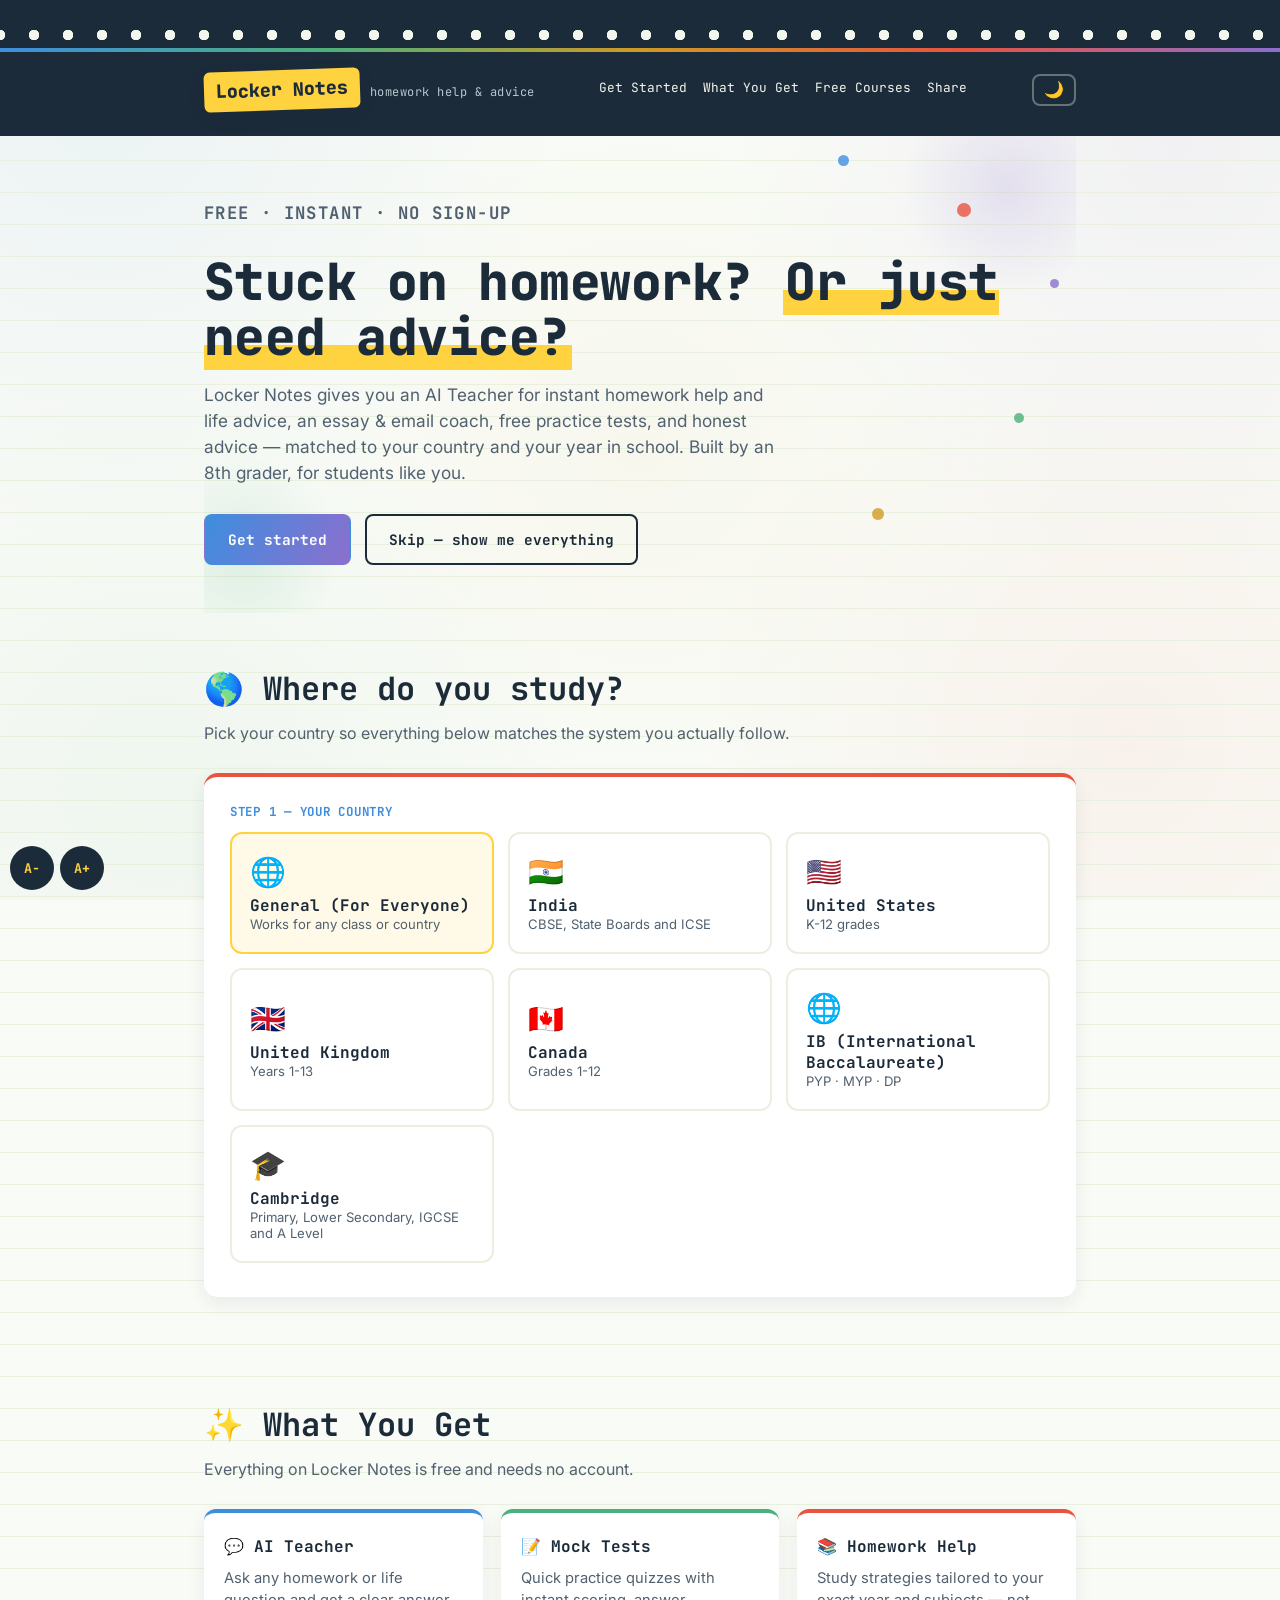
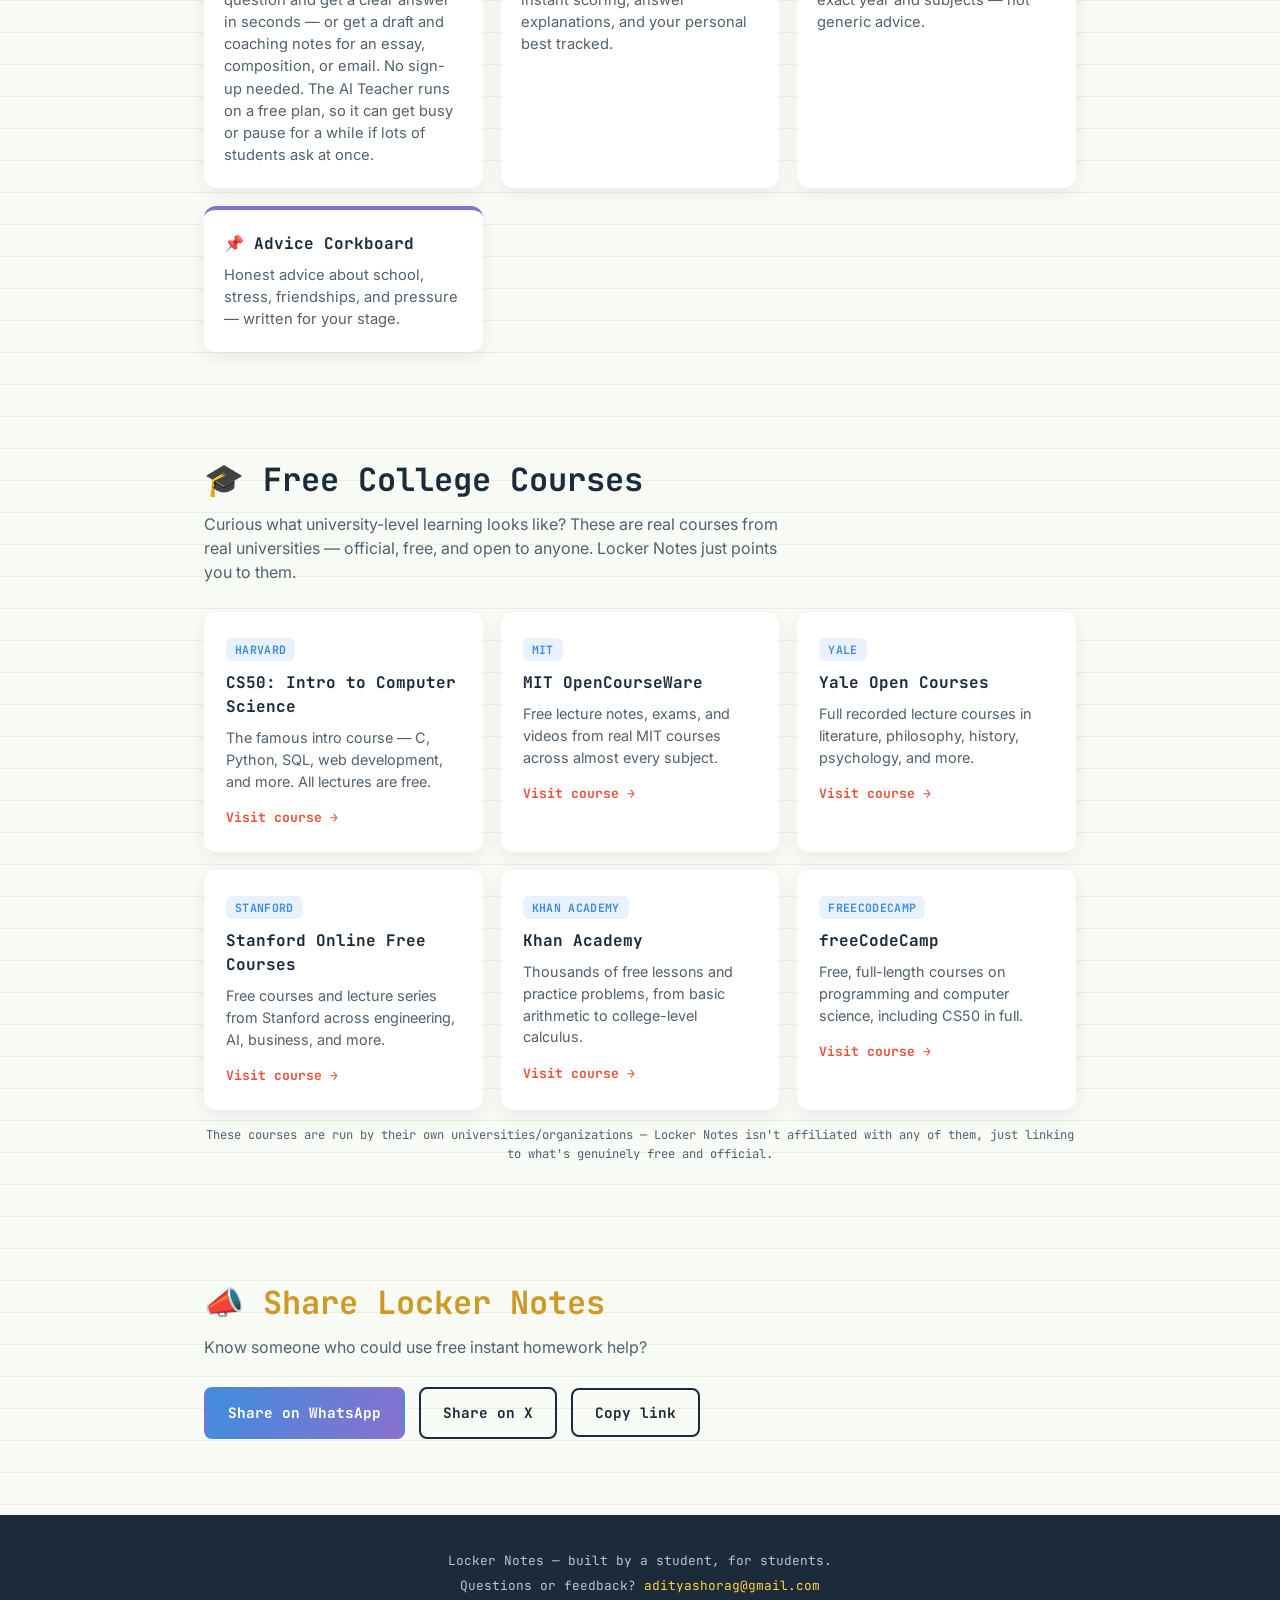
<file: index.html>
<!DOCTYPE html>
<html lang="en">
<head>
<meta charset="UTF-8">
<meta name="viewport" content="width=device-width, initial-scale=1.0">
<meta name="google-site-verification" content="AP9LvEJJKr02ucVjpf7Tzosmf3oper6ZNiyNv8KNEbU" />
<script>
(function(){try{var t=localStorage.getItem('lockerNotesTheme');if(t==='dark'){document.documentElement.setAttribute('data-theme','dark');}}catch(e){}})();
</script>
<link rel="icon" type="image/svg+xml" href="data:image/svg+xml,<svg xmlns='http://www.w3.org/2000/svg' viewBox='0 0 64 64'><rect width='64' height='64' rx='14' fill='%23FFD23F'/><text x='32' y='45' font-family='monospace' font-weight='800' font-size='36' fill='%231C2B3A' text-anchor='middle'>L</text></svg>">
<link rel="manifest" href="manifest.json">
<meta name="theme-color" content="#1C2B3A">
<meta name="mobile-web-app-capable" content="yes">
<meta name="apple-mobile-web-app-capable" content="yes">
<meta name="apple-mobile-web-app-title" content="Locker Notes">
<link rel="apple-touch-icon" href="icon-192.png">
<link rel="preconnect" href="https://fonts.googleapis.com">
<link rel="preconnect" href="https://fonts.gstatic.com" crossorigin>
<link rel="preload" as="style" href="https://fonts.googleapis.com/css2?family=JetBrains+Mono:wght@400;600;700;800&family=Inter:wght@400;500;600;700&display=swap">
<link href="https://fonts.googleapis.com/css2?family=JetBrains+Mono:wght@400;600;700;800&family=Inter:wght@400;500;600;700&display=swap" rel="stylesheet" media="print" onload="this.media='all'">
<noscript><link href="https://fonts.googleapis.com/css2?family=JetBrains+Mono:wght@400;600;700;800&family=Inter:wght@400;500;600;700&display=swap" rel="stylesheet"></noscript>
<script type='module' src='https://static.cloudflareinsights.com/beacon.min.js' data-cf-beacon='{"token": "ec86fbf6aa5c4fb08f10c71c2e8cd34a"}'></script>
<title>Locker Notes &mdash; Free AI Teacher, Homework Help &amp; Mock Tests</title>
<meta name="description" content="Free instant AI Teacher for homework help and advice, plus practice tests, for students. Pick your country and class. No sign-up needed.">
<link rel="canonical" href="https://adityashorag-crypto.github.io/Locker-Notes/">
<meta property="og:site_name" content="Locker Notes">
<script type="application/ld+json">{"@context":"https://schema.org","@type":"WebSite","name":"Locker Notes","alternateName":"LockerNotes","url":"https://adityashorag-crypto.github.io/Locker-Notes/","description":"Free instant AI Teacher, homework help, mock tests and advice for students."}</script>
<meta property="og:title" content="Locker Notes &mdash; Free AI Teacher, Homework Help &amp; Advice">
<meta property="og:description" content="Free instant AI Teacher, homework help, mock tests, and advice for students. Built by an 8th grader.">
<meta property="og:type" content="website">
<meta property="og:url" content="https://adityashorag-crypto.github.io/Locker-Notes/">
<meta property="og:image" content="https://adityashorag-crypto.github.io/Locker-Notes/og-image.png">
<meta name="twitter:card" content="summary_large_image">
<meta name="twitter:image" content="https://adityashorag-crypto.github.io/Locker-Notes/og-image.png">
<link rel="stylesheet" href="style.css">
</head>
<body>
<div id="intro" onclick="this.remove()" aria-hidden="true">
<i class="in-dot"></i><i class="in-dot"></i><i class="in-dot"></i><i class="in-dot"></i><i class="in-dot"></i>
<div class="in-logo">Locker Notes</div>
<div class="in-line"></div>
<p class="in-tag">free homework help &amp; advice for students</p>
<p class="in-skip">tap to skip</p>
</div>
<script>try{if(sessionStorage.getItem('lnIntro')){document.getElementById('intro').remove();}else{sessionStorage.setItem('lnIntro','1');}}catch(e){}</script>

<header>
<div class="spiral"></div>
<div class="thread"></div>
<div class="header-inner">
<a href="index.html" style="text-decoration:none;"><div class="brand">
<span class="brand-tab">Locker Notes</span>
<span class="brand-sub">homework help &amp; advice</span>
</div></a>
<nav><a href="#start">Get Started</a><a href="#features">What You Get</a><a href="#courses">Free Courses</a><a href="#share">Share</a></nav>
<button class="theme-toggle" id="themeToggleBtn" onclick="toggleTheme()" aria-label="Toggle dark mode">&#127769;</button>
</div>
</header>
<main class="wrap">

<section class="hero">
<div class="hero-confetti">
<span class="confetti c1"></span><span class="confetti c2"></span><span class="confetti c3"></span>
<span class="confetti c4"></span><span class="confetti c5"></span>
</div>
<p class="eyebrow">Free &middot; Instant &middot; No sign-up</p>
<h1>Stuck on homework? <span class="hl">Or just need advice?</span></h1>
<p>Locker Notes gives you an AI Teacher for instant homework help and life advice, an essay &amp; email coach, free practice tests, and honest advice &mdash; matched to your country and your year in school. Built by an 8th grader, for students like you.</p>
<div class="cta-row">
<a href="#start" class="btn btn-solid">Get started</a>
<a href="class.html?country=general" class="btn btn-ghost">Skip &mdash; show me everything</a>
</div>
</section>

<section id="start">
<div class="section-head">
<h2>&#127758; Where do you study?</h2>
<p>Pick your country so everything below matches the system you actually follow.</p>
</div>
<div class="class-wrap reveal">
<p class="step-label">Step 1 &mdash; Your country</p>
<div class="country-grid" id="countryGrid"></div>
<div id="levelArea"></div>
</div>
</section>

<section id="features">
<div class="section-head">
<h2>&#10024; What You Get</h2>
<p>Everything on Locker Notes is free and needs no account.</p>
</div>
<div class="feature-grid reveal">
<div class="feature-card">
<h3>&#128172; AI Teacher</h3>
<p>Ask any homework or life question and get a clear answer in seconds &mdash; or get a draft and coaching notes for an essay, composition, or email. No sign-up needed. The AI Teacher runs on a free plan, so it can get busy or pause for a while if lots of students ask at once.</p>
</div>
<div class="feature-card">
<h3>&#128221; Mock Tests</h3>
<p>Quick practice quizzes with instant scoring, answer explanations, and your personal best tracked.</p>
</div>
<div class="feature-card">
<h3>&#128218; Homework Help</h3>
<p>Study strategies tailored to your exact year and subjects &mdash; not generic advice.</p>
</div>
<div class="feature-card">
<h3>&#128204; Advice Corkboard</h3>
<p>Honest advice about school, stress, friendships, and pressure &mdash; written for your stage.</p>
</div>
</div>
</section>

<section id="courses">
<div class="section-head">
<h2>&#127891; Free College Courses</h2>
<p>Curious what university-level learning looks like? These are real courses from real universities &mdash; official, free, and open to anyone. Locker Notes just points you to them.</p>
</div>
<div class="course-grid reveal">
<a class="course-card" href="https://cs50.harvard.edu/x/" target="_blank" rel="noopener">
<span class="course-badge">Harvard</span>
<h3>CS50: Intro to Computer Science</h3>
<p>The famous intro course &mdash; C, Python, SQL, web development, and more. All lectures are free.</p>
<span class="course-link">Visit course &rarr;</span>
</a>
<a class="course-card" href="https://ocw.mit.edu/" target="_blank" rel="noopener">
<span class="course-badge">MIT</span>
<h3>MIT OpenCourseWare</h3>
<p>Free lecture notes, exams, and videos from real MIT courses across almost every subject.</p>
<span class="course-link">Visit course &rarr;</span>
</a>
<a class="course-card" href="https://oyc.yale.edu/" target="_blank" rel="noopener">
<span class="course-badge">Yale</span>
<h3>Yale Open Courses</h3>
<p>Full recorded lecture courses in literature, philosophy, history, psychology, and more.</p>
<span class="course-link">Visit course &rarr;</span>
</a>
<a class="course-card" href="https://online.stanford.edu/free-courses" target="_blank" rel="noopener">
<span class="course-badge">Stanford</span>
<h3>Stanford Online Free Courses</h3>
<p>Free courses and lecture series from Stanford across engineering, AI, business, and more.</p>
<span class="course-link">Visit course &rarr;</span>
</a>
<a class="course-card" href="https://www.khanacademy.org/" target="_blank" rel="noopener">
<span class="course-badge">Khan Academy</span>
<h3>Khan Academy</h3>
<p>Thousands of free lessons and practice problems, from basic arithmetic to college-level calculus.</p>
<span class="course-link">Visit course &rarr;</span>
</a>
<a class="course-card" href="https://www.freecodecamp.org/learn" target="_blank" rel="noopener">
<span class="course-badge">freeCodeCamp</span>
<h3>freeCodeCamp</h3>
<p>Free, full-length courses on programming and computer science, including CS50 in full.</p>
<span class="course-link">Visit course &rarr;</span>
</a>
</div>
<p class="course-note">These courses are run by their own universities/organizations &mdash; Locker Notes isn't affiliated with any of them, just linking to what's genuinely free and official.</p>
</section>

<section id="share">
<div class="section-head">
<h2>&#128227; Share Locker Notes</h2>
<p>Know someone who could use free instant homework help?</p>
</div>
<div class="share-row reveal">
<a class="btn btn-solid" target="_blank" rel="noopener" href="https://wa.me/?text=Check%20out%20Locker%20Notes%20%E2%80%94%20free%20instant%20homework%20help%20and%20advice%3A%20https%3A%2F%2Fadityashorag-crypto.github.io%2FLocker-Notes%2F">Share on WhatsApp</a>
<a class="btn btn-ghost" target="_blank" rel="noopener" href="https://twitter.com/intent/tweet?text=Check%20out%20Locker%20Notes%20%E2%80%94%20free%20instant%20homework%20help%20and%20advice%3A%20https%3A%2F%2Fadityashorag-crypto.github.io%2FLocker-Notes%2F">Share on X</a>
<button class="btn btn-ghost" onclick="copyLink()">Copy link</button>
<span class="copy-feedback" id="copyFeedback"></span>
</div>
</section>


</main>
<footer>
<p>Locker Notes &mdash; built by a student, for students.</p>
<p>Questions or feedback? <a href="mailto:adityashorag@gmail.com">adityashorag@gmail.com</a></p>
</footer>
<script src="data.js"></script>
<script src="index.js"></script>
</body>
</html>
</file>
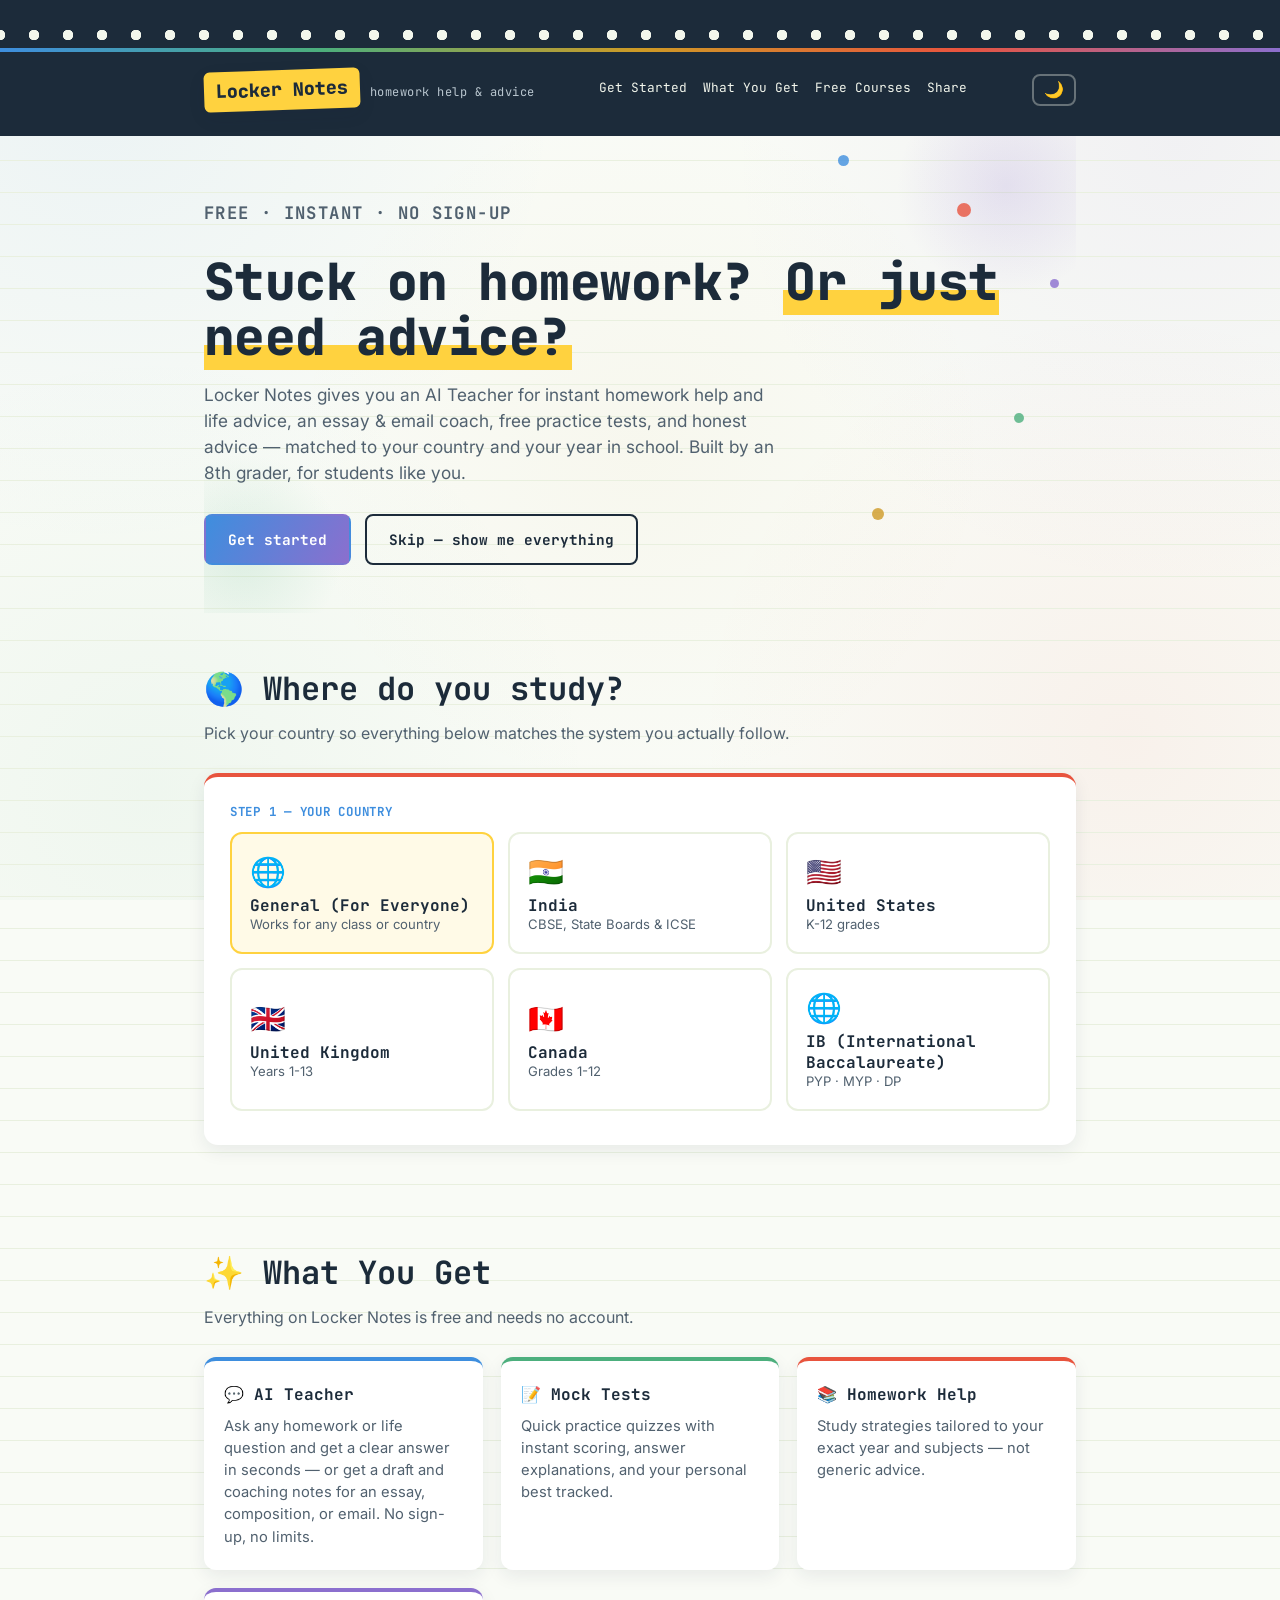
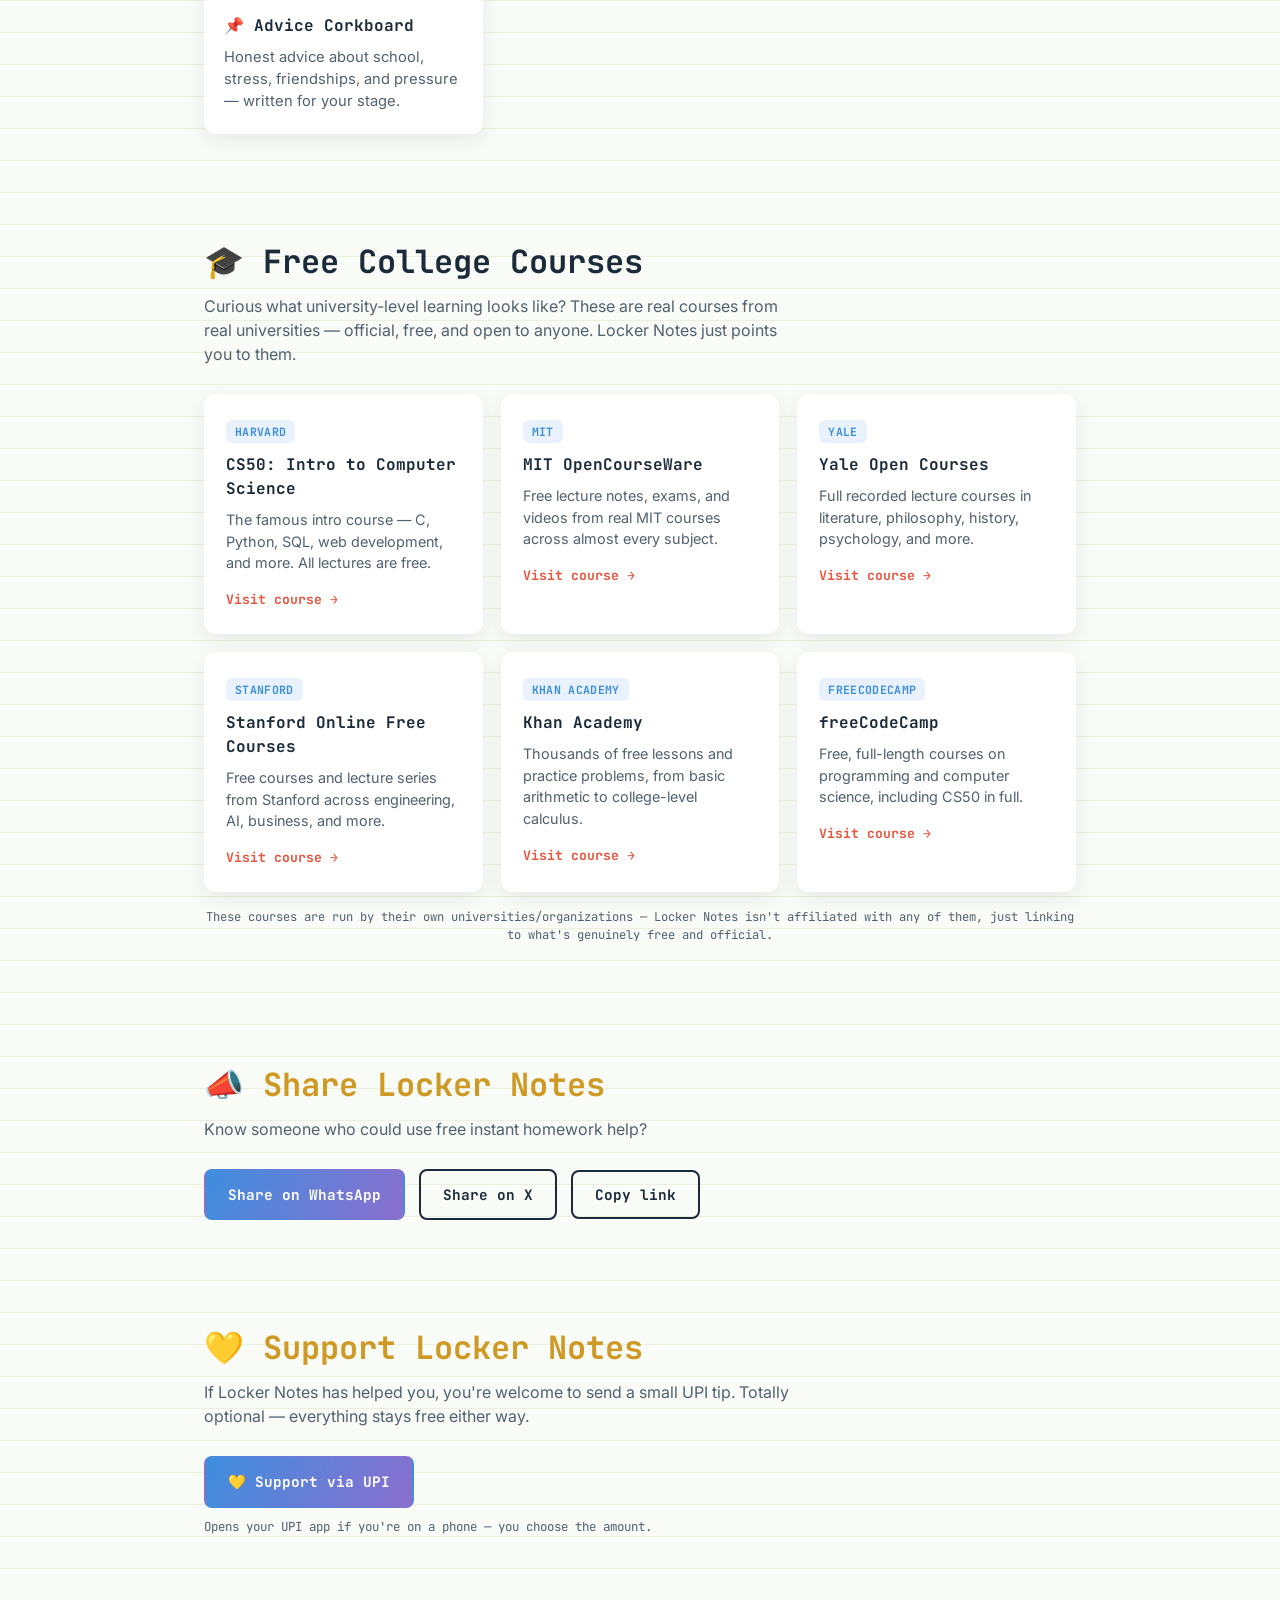
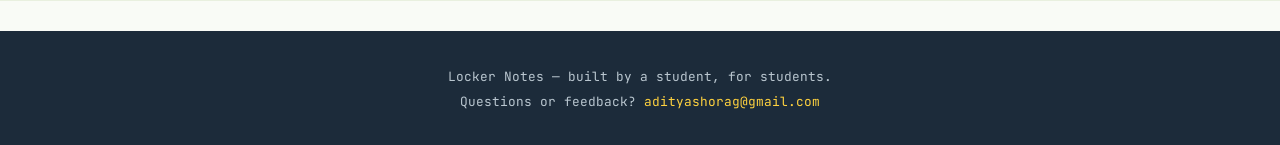
<file: Locker-Notes-updated/Locker-Notes-main/index.html>
<!DOCTYPE html>
<html lang="en">
<head>
<meta charset="UTF-8">
<meta name="viewport" content="width=device-width, initial-scale=1.0">
<meta name="google-site-verification" content="AP9LvEJJKr02ucVjpf7Tzosmf3oper6ZNiyNv8KNEbU" />
<script>
(function(){try{var t=localStorage.getItem('lockerNotesTheme');if(t==='dark'){document.documentElement.setAttribute('data-theme','dark');}}catch(e){}})();
</script>
<link rel="icon" type="image/svg+xml" href="data:image/svg+xml,<svg xmlns='http://www.w3.org/2000/svg' viewBox='0 0 64 64'><rect width='64' height='64' rx='14' fill='%23FFD23F'/><text x='32' y='45' font-family='monospace' font-weight='800' font-size='36' fill='%231C2B3A' text-anchor='middle'>L</text></svg>">
<link rel="manifest" href="manifest.json">
<meta name="theme-color" content="#1C2B3A">
<meta name="mobile-web-app-capable" content="yes">
<meta name="apple-mobile-web-app-capable" content="yes">
<meta name="apple-mobile-web-app-title" content="Locker Notes">
<link rel="apple-touch-icon" href="icon-192.png">
<link rel="preconnect" href="https://fonts.googleapis.com">
<link rel="preconnect" href="https://fonts.gstatic.com" crossorigin>
<link rel="preload" as="style" href="https://fonts.googleapis.com/css2?family=JetBrains+Mono:wght@400;600;700;800&family=Inter:wght@400;500;600;700&display=swap">
<link href="https://fonts.googleapis.com/css2?family=JetBrains+Mono:wght@400;600;700;800&family=Inter:wght@400;500;600;700&display=swap" rel="stylesheet" media="print" onload="this.media='all'">
<noscript><link href="https://fonts.googleapis.com/css2?family=JetBrains+Mono:wght@400;600;700;800&family=Inter:wght@400;500;600;700&display=swap" rel="stylesheet"></noscript>
<script type='module' src='https://static.cloudflareinsights.com/beacon.min.js' data-cf-beacon='{"token": "ec86fbf6aa5c4fb08f10c71c2e8cd34a"}'></script>
<title>Locker Notes &mdash; Free AI Teacher, Homework Help &amp; Mock Tests</title>
<meta name="description" content="Free instant AI Teacher for homework help and advice, plus practice tests, for students. Pick your country and class. No sign-up needed.">
<meta property="og:title" content="Locker Notes &mdash; Free AI Teacher, Homework Help &amp; Advice">
<meta property="og:description" content="Free instant AI Teacher, homework help, mock tests, and advice for students. Built by an 8th grader.">
<meta property="og:type" content="website">
<meta property="og:url" content="https://adityashorag-crypto.github.io/Locker-Notes/">
<meta property="og:image" content="https://adityashorag-crypto.github.io/Locker-Notes/og-image.png">
<meta name="twitter:card" content="summary_large_image">
<meta name="twitter:image" content="https://adityashorag-crypto.github.io/Locker-Notes/og-image.png">
<link rel="stylesheet" href="style.css">
</head>
<body>
<header>
<div class="spiral"></div>
<div class="thread"></div>
<div class="header-inner">
<a href="index.html" style="text-decoration:none;"><div class="brand">
<span class="brand-tab">Locker Notes</span>
<span class="brand-sub">homework help &amp; advice</span>
</div></a>
<nav><a href="#start">Get Started</a><a href="#features">What You Get</a><a href="#courses">Free Courses</a><a href="#share">Share</a></nav>
<button class="theme-toggle" id="themeToggleBtn" onclick="toggleTheme()" aria-label="Toggle dark mode">&#127769;</button>
</div>
</header>
<main class="wrap">

<section class="hero">
<div class="hero-confetti">
<span class="confetti c1"></span><span class="confetti c2"></span><span class="confetti c3"></span>
<span class="confetti c4"></span><span class="confetti c5"></span>
</div>
<p class="eyebrow">Free &middot; Instant &middot; No sign-up</p>
<h1>Stuck on homework? <span class="hl">Or just need advice?</span></h1>
<p>Locker Notes gives you an AI Teacher for instant homework help and life advice, an essay &amp; email coach, free practice tests, and honest advice &mdash; matched to your country and your year in school. Built by an 8th grader, for students like you.</p>
<div class="cta-row">
<a href="#start" class="btn btn-solid">Get started</a>
<a href="class.html?country=general" class="btn btn-ghost">Skip &mdash; show me everything</a>
</div>
</section>

<section id="start">
<div class="section-head">
<h2>&#127758; Where do you study?</h2>
<p>Pick your country so everything below matches the system you actually follow.</p>
</div>
<div class="class-wrap reveal">
<p class="step-label">Step 1 &mdash; Your country</p>
<div class="country-grid" id="countryGrid"></div>
<div id="levelArea"></div>
</div>
</section>

<section id="features">
<div class="section-head">
<h2>&#10024; What You Get</h2>
<p>Everything on Locker Notes is free and needs no account.</p>
</div>
<div class="feature-grid reveal">
<div class="feature-card">
<h3>&#128172; AI Teacher</h3>
<p>Ask any homework or life question and get a clear answer in seconds &mdash; or get a draft and coaching notes for an essay, composition, or email. No sign-up, no limits.</p>
</div>
<div class="feature-card">
<h3>&#128221; Mock Tests</h3>
<p>Quick practice quizzes with instant scoring, answer explanations, and your personal best tracked.</p>
</div>
<div class="feature-card">
<h3>&#128218; Homework Help</h3>
<p>Study strategies tailored to your exact year and subjects &mdash; not generic advice.</p>
</div>
<div class="feature-card">
<h3>&#128204; Advice Corkboard</h3>
<p>Honest advice about school, stress, friendships, and pressure &mdash; written for your stage.</p>
</div>
</div>
</section>

<section id="courses">
<div class="section-head">
<h2>&#127891; Free College Courses</h2>
<p>Curious what university-level learning looks like? These are real courses from real universities &mdash; official, free, and open to anyone. Locker Notes just points you to them.</p>
</div>
<div class="course-grid reveal">
<a class="course-card" href="https://cs50.harvard.edu/x/" target="_blank" rel="noopener">
<span class="course-badge">Harvard</span>
<h3>CS50: Intro to Computer Science</h3>
<p>The famous intro course &mdash; C, Python, SQL, web development, and more. All lectures are free.</p>
<span class="course-link">Visit course &rarr;</span>
</a>
<a class="course-card" href="https://ocw.mit.edu/" target="_blank" rel="noopener">
<span class="course-badge">MIT</span>
<h3>MIT OpenCourseWare</h3>
<p>Free lecture notes, exams, and videos from real MIT courses across almost every subject.</p>
<span class="course-link">Visit course &rarr;</span>
</a>
<a class="course-card" href="https://oyc.yale.edu/" target="_blank" rel="noopener">
<span class="course-badge">Yale</span>
<h3>Yale Open Courses</h3>
<p>Full recorded lecture courses in literature, philosophy, history, psychology, and more.</p>
<span class="course-link">Visit course &rarr;</span>
</a>
<a class="course-card" href="https://online.stanford.edu/free-courses" target="_blank" rel="noopener">
<span class="course-badge">Stanford</span>
<h3>Stanford Online Free Courses</h3>
<p>Free courses and lecture series from Stanford across engineering, AI, business, and more.</p>
<span class="course-link">Visit course &rarr;</span>
</a>
<a class="course-card" href="https://www.khanacademy.org/" target="_blank" rel="noopener">
<span class="course-badge">Khan Academy</span>
<h3>Khan Academy</h3>
<p>Thousands of free lessons and practice problems, from basic arithmetic to college-level calculus.</p>
<span class="course-link">Visit course &rarr;</span>
</a>
<a class="course-card" href="https://www.freecodecamp.org/learn" target="_blank" rel="noopener">
<span class="course-badge">freeCodeCamp</span>
<h3>freeCodeCamp</h3>
<p>Free, full-length courses on programming and computer science, including CS50 in full.</p>
<span class="course-link">Visit course &rarr;</span>
</a>
</div>
<p class="course-note">These courses are run by their own universities/organizations &mdash; Locker Notes isn't affiliated with any of them, just linking to what's genuinely free and official.</p>
</section>

<section id="share">
<div class="section-head">
<h2>&#128227; Share Locker Notes</h2>
<p>Know someone who could use free instant homework help?</p>
</div>
<div class="share-row reveal">
<a class="btn btn-solid" target="_blank" rel="noopener" href="https://wa.me/?text=Check%20out%20Locker%20Notes%20%E2%80%94%20free%20instant%20homework%20help%20and%20advice%3A%20https%3A%2F%2Fadityashorag-crypto.github.io%2FLocker-Notes%2F">Share on WhatsApp</a>
<a class="btn btn-ghost" target="_blank" rel="noopener" href="https://twitter.com/intent/tweet?text=Check%20out%20Locker%20Notes%20%E2%80%94%20free%20instant%20homework%20help%20and%20advice%3A%20https%3A%2F%2Fadityashorag-crypto.github.io%2FLocker-Notes%2F">Share on X</a>
<button class="btn btn-ghost" onclick="copyLink()">Copy link</button>
<span class="copy-feedback" id="copyFeedback"></span>
</div>
</section>

<section id="support">
<div class="section-head">
<h2>&#128155; Support Locker Notes</h2>
<p>If Locker Notes has helped you, you're welcome to send a small UPI tip. Totally optional &mdash; everything stays free either way.</p>
</div>
<div class="share-row reveal">
<a class="btn btn-solid" href="upi://pay?pa=YOUR_UPI_ID_HERE&pn=Locker%20Notes&cu=INR">&#128155; Support via UPI</a>
</div>
<p class="mock-note">Opens your UPI app if you're on a phone &mdash; you choose the amount.</p>
</section>

</main>
<footer>
<p>Locker Notes &mdash; built by a student, for students.</p>
<p>Questions or feedback? <a href="mailto:adityashorag@gmail.com">adityashorag@gmail.com</a></p>
</footer>
<script src="data.js"></script>
<script src="index.js"></script>
</body>
</html>
</file>
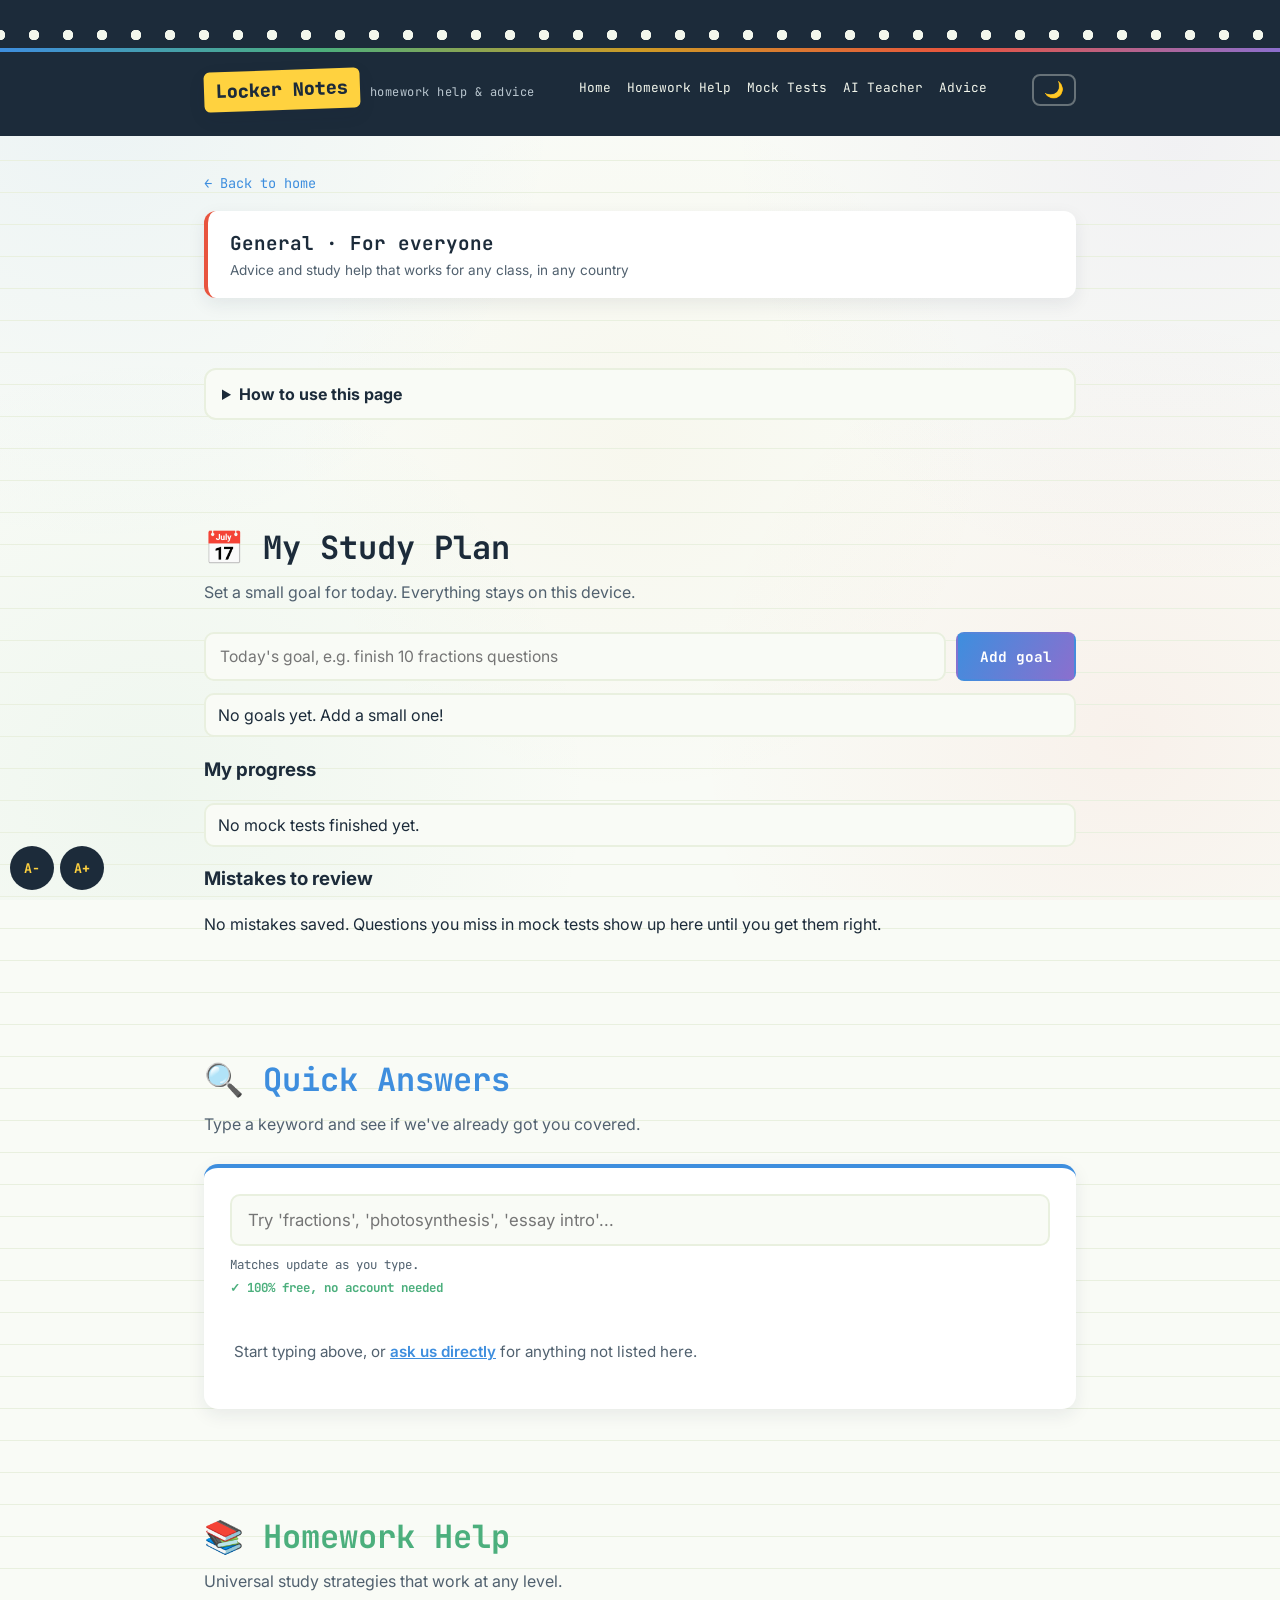
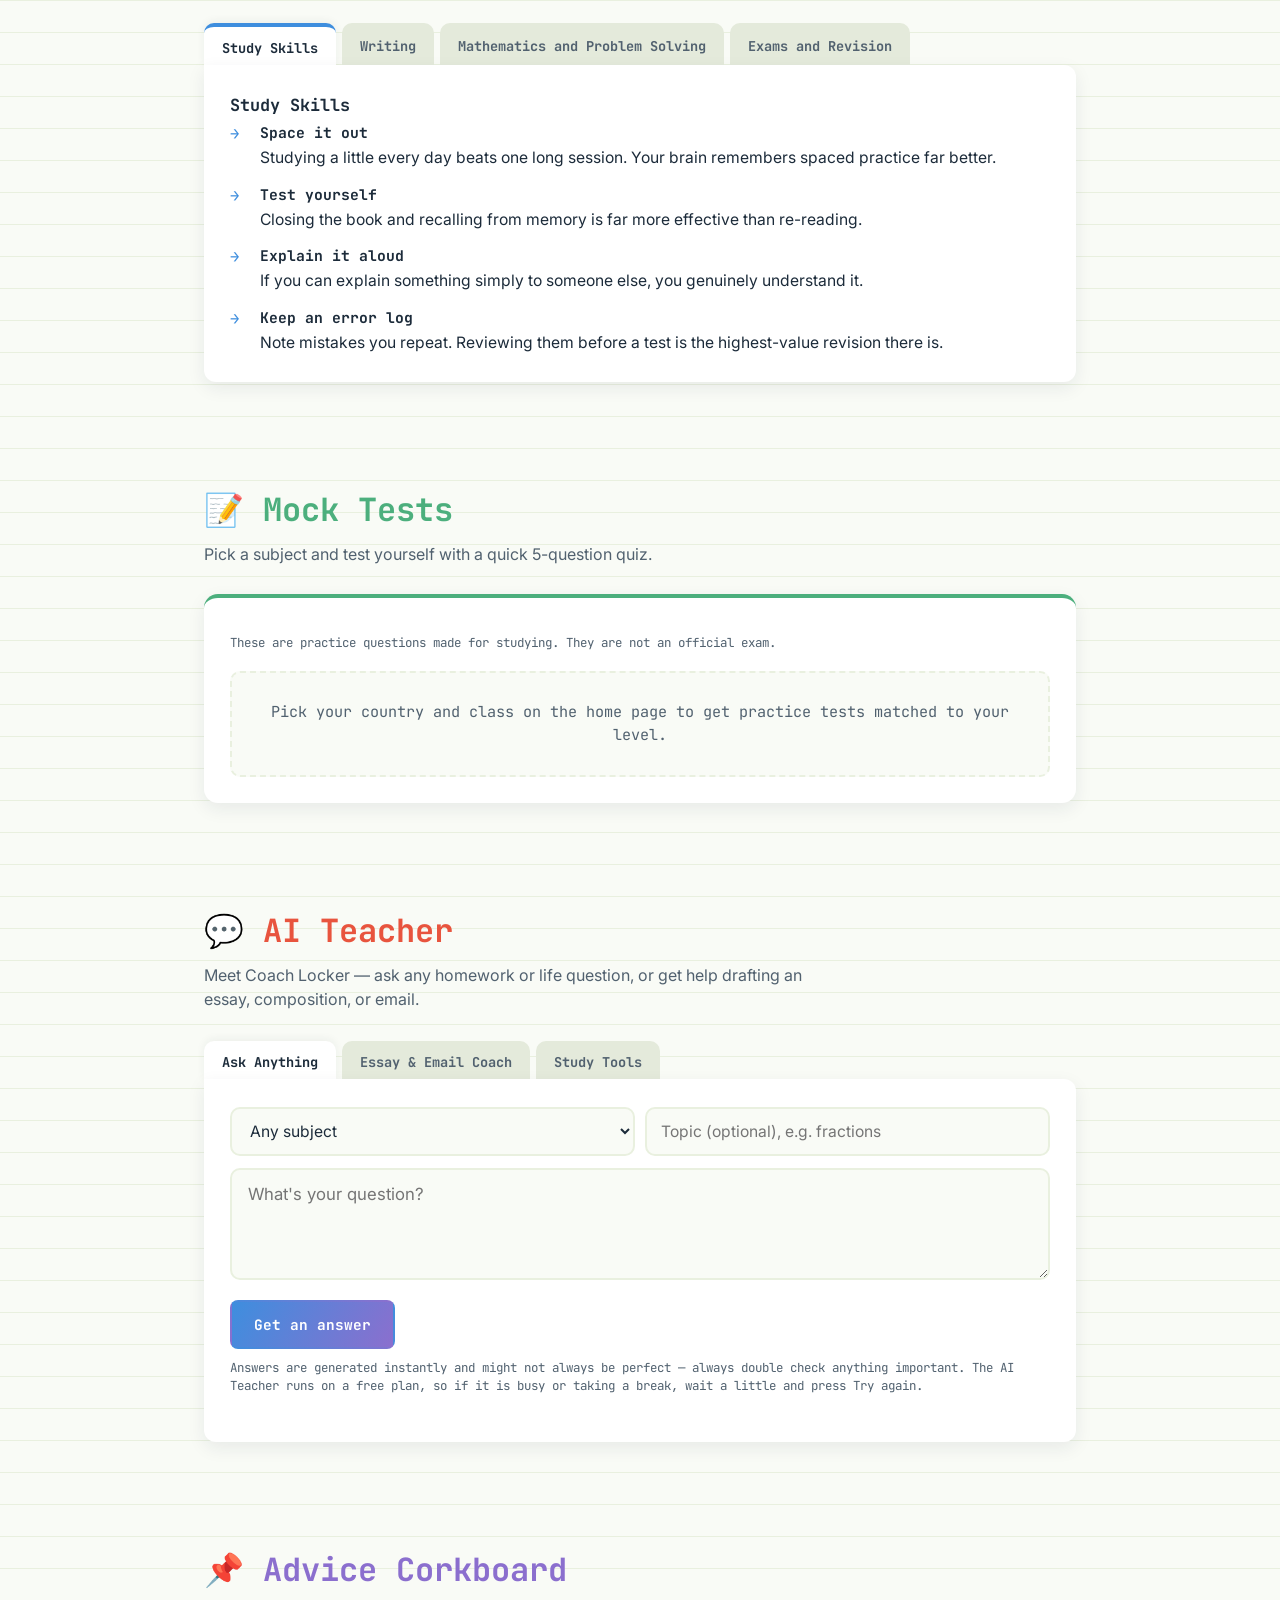
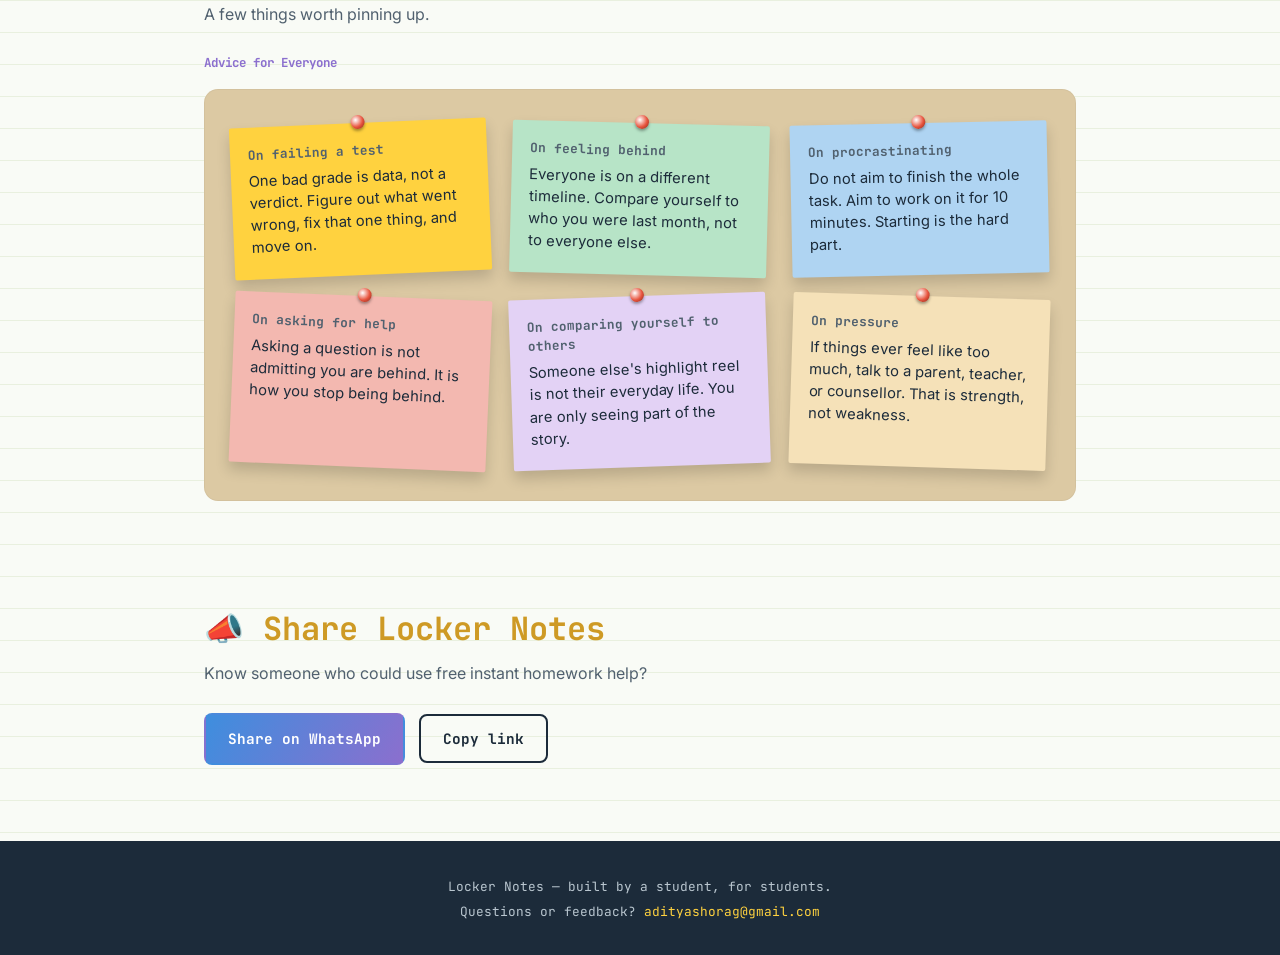
<file: class.html>
<!DOCTYPE html>
<html lang="en">
<head>
<meta charset="UTF-8">
<meta name="viewport" content="width=device-width, initial-scale=1.0">
<meta name="google-site-verification" content="AP9LvEJJKr02ucVjpf7Tzosmf3oper6ZNiyNv8KNEbU" />
<script>
(function(){try{var t=localStorage.getItem('lockerNotesTheme');if(t==='dark'){document.documentElement.setAttribute('data-theme','dark');}}catch(e){}})();
</script>
<link rel="icon" type="image/svg+xml" href="data:image/svg+xml,<svg xmlns='http://www.w3.org/2000/svg' viewBox='0 0 64 64'><rect width='64' height='64' rx='14' fill='%23FFD23F'/><text x='32' y='45' font-family='monospace' font-weight='800' font-size='36' fill='%231C2B3A' text-anchor='middle'>L</text></svg>">
<link rel="manifest" href="manifest.json">
<meta name="theme-color" content="#1C2B3A">
<meta name="mobile-web-app-capable" content="yes">
<meta name="apple-mobile-web-app-capable" content="yes">
<meta name="apple-mobile-web-app-title" content="Locker Notes">
<link rel="apple-touch-icon" href="icon-192.png">
<link rel="preconnect" href="https://fonts.googleapis.com">
<link rel="preconnect" href="https://fonts.gstatic.com" crossorigin>
<link rel="preload" as="style" href="https://fonts.googleapis.com/css2?family=JetBrains+Mono:wght@400;600;700;800&family=Inter:wght@400;500;600;700&display=swap">
<link href="https://fonts.googleapis.com/css2?family=JetBrains+Mono:wght@400;600;700;800&family=Inter:wght@400;500;600;700&display=swap" rel="stylesheet" media="print" onload="this.media='all'">
<noscript><link href="https://fonts.googleapis.com/css2?family=JetBrains+Mono:wght@400;600;700;800&family=Inter:wght@400;500;600;700&display=swap" rel="stylesheet"></noscript>
<script type='module' src='https://static.cloudflareinsights.com/beacon.min.js' data-cf-beacon='{"token": "ec86fbf6aa5c4fb08f10c71c2e8cd34a"}'></script>
<title>Locker Notes</title>
<meta property="og:title" content="Locker Notes — Free Homework Help &amp; Advice">
<meta property="og:image" content="https://adityashorag-crypto.github.io/Locker-Notes/og-image.png">
<meta name="twitter:card" content="summary_large_image">
<link rel="stylesheet" href="style.css">
</head>
<body>
<header>
<div class="spiral"></div>
<div class="thread"></div>
<div class="header-inner">
<a href="index.html" style="text-decoration:none;"><div class="brand">
<span class="brand-tab">Locker Notes</span>
<span class="brand-sub">homework help &amp; advice</span>
</div></a>
<nav><a href="index.html">Home</a><a href="#help">Homework Help</a><a href="#mocktest">Mock Tests</a><a href="#ask">AI Teacher</a><a href="#advice">Advice</a></nav>
<button class="theme-toggle" id="themeToggleBtn" onclick="toggleTheme()" aria-label="Toggle dark mode">&#127769;</button>
</div>
</header>
<main class="wrap">

<section style="padding-top:34px; padding-bottom:10px;">
<a href="index.html" class="back-link">&larr; Back to home</a>
<div class="page-context">
<div>
<h2 id="ctxTitle">Loading&hellip;</h2>
<p id="ctxSub"></p>
</div>
<div id="streamPickerArea"></div>
</div>
</section>

<section id="howto">
<details class="howto"><summary>How to use this page</summary>
<ol>
<li><strong>Quick answers:</strong> search for a common question first.</li>
<li><strong>AI Teacher:</strong> pick a subject and topic, then ask. Press Try again if it is busy.</li>
<li><strong>Mock tests:</strong> pick a subject, take the test, then retry the ones you missed. Flashcards use the same questions.</li>
<li><strong>Saved answers:</strong> press Save this answer to keep it on this device. Nothing needs an account.</li>
</ol>
</details>
</section>

<section id="plan">
<div class="section-head"><h2>&#128197; My Study Plan</h2><p>Set a small goal for today. Everything stays on this device.</p></div>
<div class="plan-wrap">
<div class="coach-row"><input type="text" class="coach-input" id="planInput" maxlength="80" placeholder="Today's goal, e.g. finish 10 fractions questions" aria-label="Today's goal"><button class="btn btn-solid" type="button" onclick="addPlanItem()">Add goal</button></div>
<ul class="plan-list" id="planList"></ul>
<h3>My progress</h3>
<ul class="plan-list" id="progressList"></ul>
<h3>Mistakes to review</h3>
<div id="mistakeList"></div>
</div>
</section>

<section id="quick">
<div class="section-head">
<h2>&#128269; Quick Answers</h2>
<p>Type a keyword and see if we've already got you covered.</p>
</div>
<div class="search-wrap reveal">
<input type="text" class="search-input" id="quickSearch" placeholder="Try 'fractions', 'photosynthesis', 'essay intro'...">
<p class="search-hint">Matches update as you type.</p>
<p class="search-trust">&#10003; 100% free, no account needed</p>
<div class="qa-results" id="qaResults"></div>
</div>
</section>

<section id="help">
<div class="section-head">
<h2>&#128218; Homework Help</h2>
<p id="hwSub">Study strategies for you &mdash; pick a subject.</p>
</div>
<div class="tabbar" role="tablist" id="hwTabbar"></div>
<div class="panel-wrap reveal" id="hwPanelWrap"></div>
</section>

<section id="mocktest">
<div class="section-head">
<h2>&#128221; Mock Tests</h2>
<p>Pick a subject and test yourself with a quick 5-question quiz.</p>
</div>
<div class="mock-wrap reveal">
<div id="mockControlsArea"></div>
<div class="mock-retry-row" id="flashRow"><button class="btn btn-ghost" type="button" onclick="openFlashcards()">Study as flashcards</button></div>
<p class="mock-note">These are practice questions made for studying. They are not an official exam.</p>
<div id="mockTestArea"></div>
</div>
</section>

<section id="ask">
<div class="section-head">
<h2>&#128172; AI Teacher</h2>
<p>Meet Coach Locker &mdash; ask any homework or life question, or get help drafting an essay, composition, or email.</p>
</div>
<div class="tabbar" role="tablist" id="teacherTabbar">
<button class="tab-btn" aria-selected="true" onclick="switchTeacherTab('ask')">Ask Anything</button>
<button class="tab-btn" aria-selected="false" onclick="switchTeacherTab('coach')">Essay &amp; Email Coach</button>
<button class="tab-btn" aria-selected="false" onclick="switchTeacherTab('tools')">Study Tools</button>
</div>
<div class="panel-wrap reveal">
<div class="panel active" id="teacherPanelAsk">
<div class="ask-wrap" style="box-shadow:none; padding:0; border-top:none;">
<div class="ask-context-row">
<select id="askSubject" class="coach-select" aria-label="Subject"><option value="">Any subject</option><option>Mathematics</option><option>Science</option><option>English</option><option>History</option><option>Geography</option><option>Computer Science</option><option>Other</option></select>
<input id="askTopic" class="coach-input" maxlength="40" placeholder="Topic (optional), e.g. fractions" aria-label="Topic">
</div>
<textarea id="questionInput" rows="4" placeholder="What's your question?"></textarea>
<button class="btn btn-solid" id="askBtn" onclick="askQuestion()">Get an answer</button>
<p class="ask-note">Answers are generated instantly and might not always be perfect &mdash; always double check anything important. The AI Teacher runs on a free plan, so if it is busy or taking a break, wait a little and press Try again.</p>
<div class="answer-box" id="answerBox"></div>
<div id="savedNotes" class="saved-notes"></div>
</div>
</div>
<div class="panel" id="teacherPanelTools">
<p class="sub">Study helpers. Please don't include names or school details in anything you paste.</p>
<div class="coach-form">
<div class="coach-row">
<select class="coach-select" id="toolMode" aria-label="Tool" onchange="updateToolMode()">
<option value="summary">Summarize a topic</option>
<option value="practice">Practice question (hint first)</option>
<option value="mistake">Explain my mistake</option>
<option value="writing">Feedback on my writing</option>
</select>
<input type="text" class="coach-input" id="toolTopic" maxlength="200" placeholder="Topic, e.g. photosynthesis" aria-label="Topic">
</div>
<textarea id="toolText" rows="6" maxlength="3000" style="display:none" placeholder="Paste here" aria-label="Your work"></textarea>
<button class="btn btn-solid" id="toolBtn" onclick="runTool()">Go</button>
</div>
<div class="answer-box tool-out" id="toolOut"></div>
<p class="coach-disclaimer">AI can make mistakes. Check important facts in your textbook.</p>
</div>
<div class="panel" id="teacherPanelCoach">
<p class="sub">Get a first draft to learn from and rewrite in your own words &mdash; not something to hand in as-is.</p>
<div class="coach-form">
<div class="coach-row">
<select class="coach-select" id="coachType" aria-label="Type of writing">
<option value="essay">Essay</option>
<option value="composition">Composition</option>
<option value="letter">Letter / Application</option>
<option value="email">Email</option>
</select>
<input type="text" class="coach-input" id="coachTopic" placeholder="What's it about? e.g. &quot;Why reading matters&quot;">
</div>
<button class="btn btn-solid" id="coachBtn" onclick="generateDraft()">Get a draft + coaching notes</button>
</div>
<div class="coach-output" id="coachOutput">
<div class="coach-draft" id="coachDraft"></div>
<div class="coach-notes" id="coachNotesBox"></div>
</div>
<p class="coach-disclaimer">This is a starting point, not a finished submission &mdash; rewrite it in your own words before handing anything in.</p>
</div>
</div>
</section>

<section id="advice">
<div class="section-head">
<h2>&#128204; Advice Corkboard</h2>
<p>A few things worth pinning up.</p>
</div>
<div class="reveal">
<p class="advice-tier-label" id="adviceTierLabel"></p>
<div class="corkboard" id="adviceCorkboard"></div>
</div>
</section>

<section id="share">
<div class="section-head">
<h2>&#128227; Share Locker Notes</h2>
<p>Know someone who could use free instant homework help?</p>
</div>
<div class="share-row reveal">
<a class="btn btn-solid" target="_blank" rel="noopener" href="https://wa.me/?text=Check%20out%20Locker%20Notes%20%E2%80%94%20free%20instant%20homework%20help%20and%20advice%3A%20https%3A%2F%2Fadityashorag-crypto.github.io%2FLocker-Notes%2F">Share on WhatsApp</a>
<button class="btn btn-ghost" onclick="copyLink()">Copy link</button>
<span class="copy-feedback" id="copyFeedback"></span>
</div>
</section>

</main>

<footer>
<p>Locker Notes &mdash; built by a student, for students.</p>
<p>Questions or feedback? <a href="mailto:adityashorag@gmail.com">adityashorag@gmail.com</a></p>
</footer>
<script src="data.js"></script>
<script src="class.js"></script>
</body>
</html>
</file>
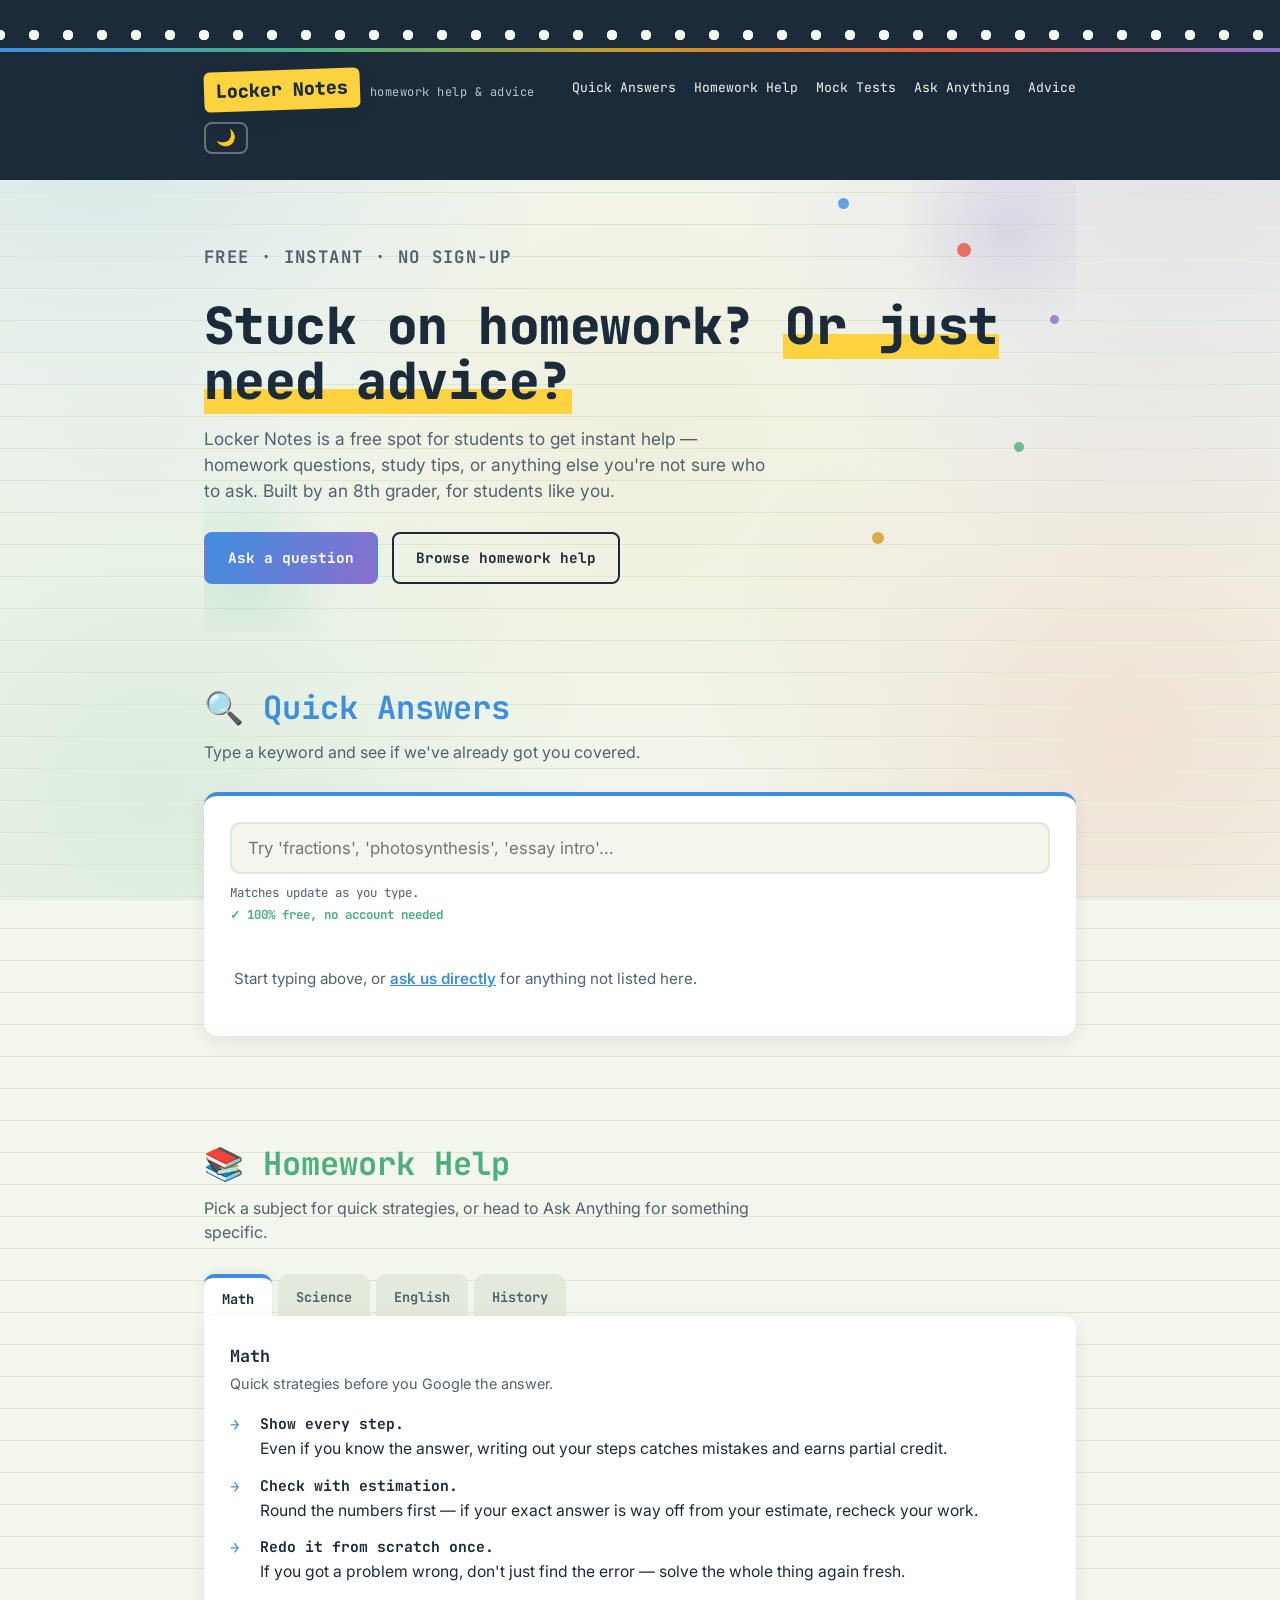
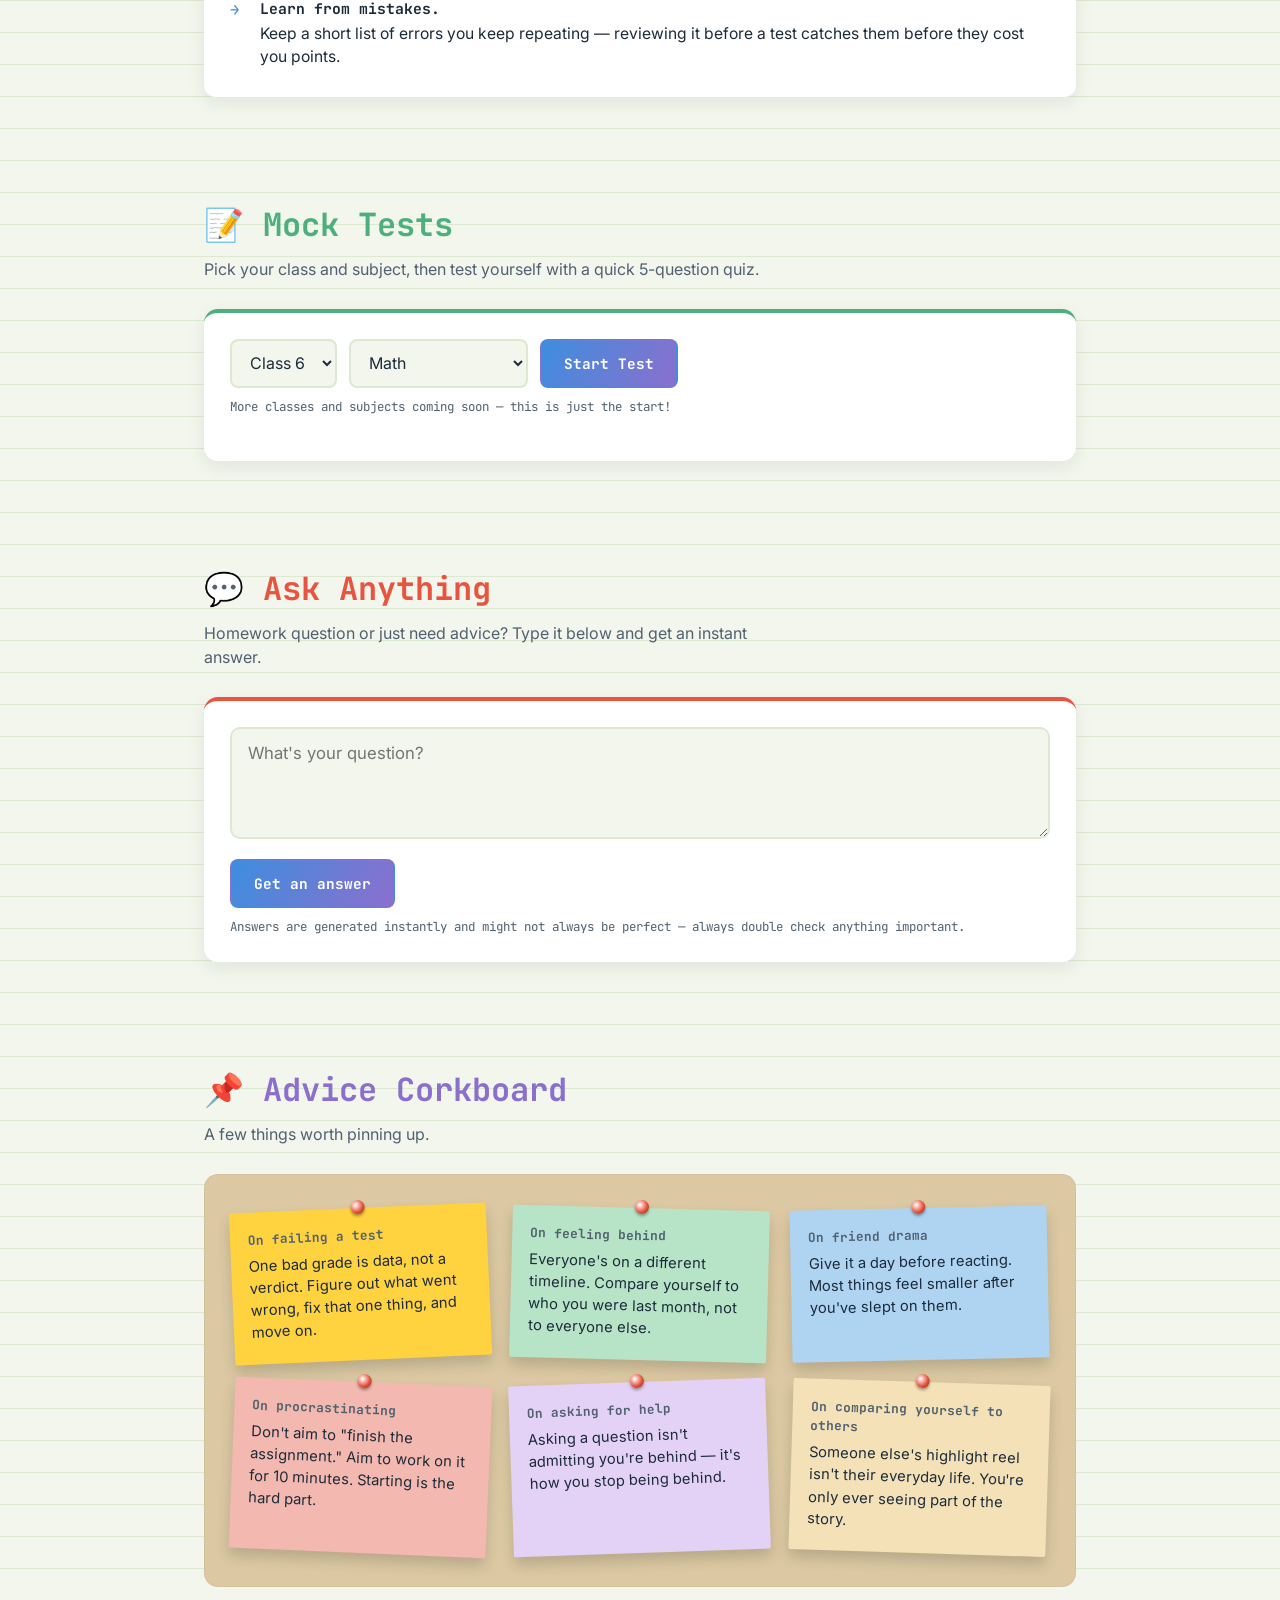
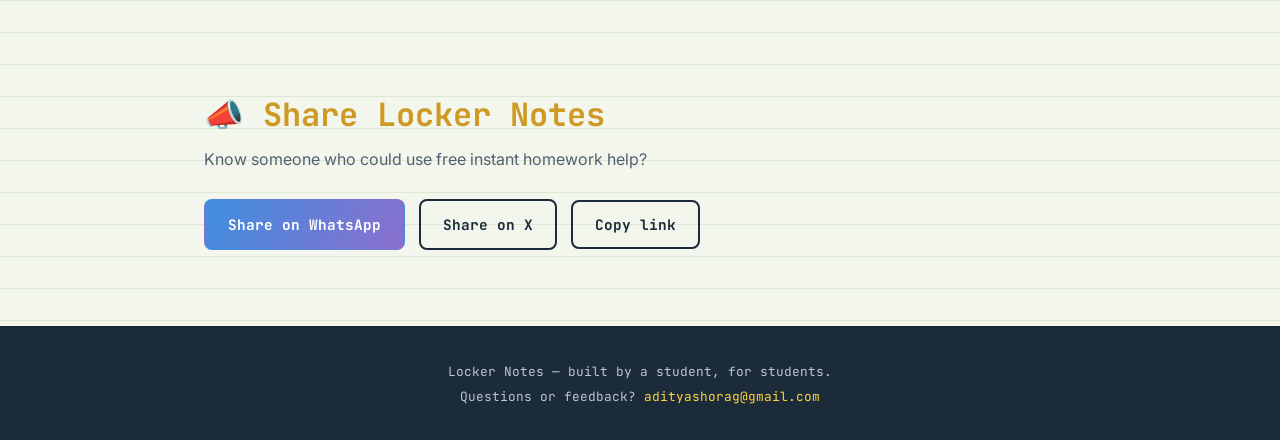
<file: index-v8.html>
<!DOCTYPE html>
<html lang="en">
<head>
<meta charset="UTF-8">
<meta name="viewport" content="width=device-width, initial-scale=1.0">
<title>Locker Notes — Homework Help &amp; Advice, By an 8th Grader</title>
<meta name="description" content="Free instant homework help and advice for students. Ask anything, get an answer right away — no sign-up needed.">

<!-- Set dark mode before the page paints, to avoid a flash of the wrong theme -->
<script>
(function(){
try{
var t = localStorage.getItem('lockerNotesTheme');
if(t === 'dark'){ document.documentElement.setAttribute('data-theme','dark'); }
}catch(e){}
})();
</script>

<!-- Social preview (shows up when you share the link on WhatsApp, Instagram, X, etc.) -->
<meta property="og:title" content="Locker Notes — Free Homework Help & Advice">
<meta property="og:description" content="Free instant homework help and advice for students, built by an 8th grader. Ask anything, get an answer right away.">
<meta property="og:type" content="website">
<meta property="og:url" content="https://adityashorag-crypto.github.io/Locker-Notes/">
<meta property="og:image" content="https://adityashorag-crypto.github.io/Locker-Notes/og-image.png">
<meta name="twitter:card" content="summary_large_image">
<meta name="twitter:title" content="Locker Notes — Free Homework Help & Advice">
<meta name="twitter:description" content="Free instant homework help and advice for students. Ask anything, get an answer right away.">
<meta name="twitter:image" content="https://adityashorag-crypto.github.io/Locker-Notes/og-image.png">

<!-- Favicon (a little yellow "L" tab, no separate image file needed) -->
<link rel="icon" type="image/svg+xml" href="data:image/svg+xml,<svg xmlns='http://www.w3.org/2000/svg' viewBox='0 0 64 64'><rect width='64' height='64' rx='14' fill='%23FFD23F'/><text x='32' y='45' font-family='monospace' font-weight='800' font-size='36' fill='%231C2B3A' text-anchor='middle'>L</text></svg>">

<link rel="preconnect" href="https://fonts.googleapis.com">
<link rel="preconnect" href="https://fonts.gstatic.com" crossorigin>
<link href="https://fonts.googleapis.com/css2?family=JetBrains+Mono:wght@400;600;700;800&family=Inter:wght@400;500;600;700&display=swap" rel="stylesheet">

<!-- Cloudflare Web Analytics -->
<script type='module' src='https://static.cloudflareinsights.com/beacon.min.js' data-cf-beacon='{"token": "ec86fbf6aa5c4fb08f10c71c2e8cd34a"}'></script>
<!-- End Cloudflare Web Analytics -->

<style>
:root{
--paper:#F2F6EC;
--paper-line:#DCE8D0;
--panel:#FFFFFF;
--ink:#1C2B3A;
--ink-soft:#51616F;
--dark-navy:#1C2B3A;
--cream:#F2F6EC;
--highlighter:#FFD23F;
--blue:#3E8EDE;
--green:#4CAF7D;
--coral:#E8543E;
--mustard:#CE9A25;
--purple:#8B6FCE;
--radius:14px;
--shadow:0 6px 18px rgba(28,43,58,0.08);
--mono:'JetBrains Mono', ui-monospace, monospace;
--sans:'Inter', system-ui, sans-serif;
}
:root[data-theme="dark"]{
--paper:#121A22;
--paper-line:#232F3A;
--panel:#1B2530;
--ink:#E8EEF2;
--ink-soft:#9FB0BD;
}
*{box-sizing:border-box;}
html{scroll-behavior:smooth;}
@media (prefers-reduced-motion: reduce){
html{scroll-behavior:auto;}
*{animation-duration:0.001ms !important; transition-duration:0.001ms !important;}
}
body{
margin:0;
background:
linear-gradient(var(--paper-line) 1px, transparent 1px),
radial-gradient(circle at 8% 10%, rgba(62,142,222,0.14), transparent 32%),
radial-gradient(circle at 92% 16%, rgba(139,111,206,0.15), transparent 32%),
radial-gradient(circle at 12% 88%, rgba(76,175,125,0.13), transparent 32%),
radial-gradient(circle at 88% 82%, rgba(232,84,62,0.12), transparent 32%),
radial-gradient(circle at 50% 50%, rgba(206,154,37,0.08), transparent 45%);
background-size: 100% 32px, cover, cover, cover, cover, cover;
background-attachment: scroll, fixed, fixed, fixed, fixed, fixed;
background-color:var(--paper);
color:var(--ink);
font-family:var(--sans);
line-height:1.5;
-webkit-font-smoothing:antialiased;
transition: background-color 0.3s ease, color 0.3s ease;
}
a{color:var(--blue);}
a:focus-visible, button:focus-visible, input:focus-visible, textarea:focus-visible, select:focus-visible{
outline:3px solid var(--blue);
outline-offset:2px;
border-radius:4px;
}
.wrap{max-width:920px; margin:0 auto; padding:0 24px;}

/* ---------- Header : spiral notebook edge ---------- */
header{
background:var(--dark-navy);
color:var(--cream);
padding-top:22px;
position:relative;
}
.spiral{
height:26px;
background-image: radial-gradient(circle 6px, var(--cream) 5px, transparent 5.5px);
background-size:34px 26px;
background-position: 17px center;
background-repeat:repeat-x;
background-color:var(--dark-navy);
}
.thread{
height:4px;
background:linear-gradient(90deg, var(--blue), var(--green), var(--mustard), var(--coral), var(--purple));
}
.header-inner{
display:flex; align-items:center; justify-content:space-between;
padding:18px 24px 26px;
max-width:920px; margin:0 auto;
flex-wrap:wrap; gap:12px;
}
.brand{
display:flex; align-items:baseline; gap:10px;
}
.brand-tab{
font-family:var(--mono); font-weight:800; font-size:1.15rem;
background:var(--highlighter); color:var(--dark-navy);
padding:6px 12px; border-radius:6px;
transform:rotate(-2deg);
box-shadow:var(--shadow);
}
.brand-sub{ font-family:var(--mono); font-size:0.75rem; color:#B9C6CF; letter-spacing:0.04em;}
nav{display:flex; gap:18px; font-family:var(--mono); font-size:0.82rem; flex-wrap:wrap;}
nav a{color:var(--cream); text-decoration:none; border-bottom:2px solid transparent; padding-bottom:2px; transition:border-color 0.2s ease, color 0.2s ease;}
nav a:hover{border-bottom-color:var(--highlighter);}
.theme-toggle{
background:transparent; border:2px solid rgba(242,246,236,0.35); border-radius:8px;
color:var(--cream); font-size:1rem; padding:6px 10px; cursor:pointer; line-height:1;
transition:background 0.2s ease, transform 0.15s ease;
}
.theme-toggle:hover{background:rgba(242,246,236,0.12);}
.theme-toggle:active{transform:scale(0.92);}

/* ---------- Hero ---------- */
.hero{padding:64px 0 48px; position:relative; overflow:hidden;}
.hero::before{
content:"";
position:absolute; top:-60px; right:-40px; width:220px; height:220px;
background:radial-gradient(circle, rgba(139,111,206,0.16), transparent 70%);
z-index:0; pointer-events:none;
}
.hero::after{
content:"";
position:absolute; bottom:-40px; left:-60px; width:200px; height:200px;
background:radial-gradient(circle, rgba(76,175,125,0.14), transparent 70%);
z-index:0; pointer-events:none;
}
.hero > *{position:relative; z-index:1;}
.hero-confetti{position:absolute; inset:0; overflow:hidden; pointer-events:none;}
.confetti{position:absolute; border-radius:50%; opacity:0.8;}
.confetti.c1{width:14px; height:14px; background:var(--coral); top:14%; right:12%;}
.confetti.c2{width:10px; height:10px; background:var(--green); top:58%; right:6%;}
.confetti.c3{width:12px; height:12px; background:var(--mustard); top:78%; right:22%;}
.confetti.c4{width:9px; height:9px; background:var(--purple); top:30%; right:2%;}
.confetti.c5{width:11px; height:11px; background:var(--blue); top:4%; right:26%;}
.eyebrow{
font-family:var(--mono); font-size:0.8rem; color:var(--blue);
letter-spacing:0.08em; text-transform:uppercase; margin:0 0 14px; font-weight:700;
}
h1{
font-family:var(--mono); font-weight:800;
font-size:clamp(2rem, 5vw, 3.2rem);
line-height:1.08; margin:0 0 18px; letter-spacing:-0.01em;
}
h1 .hl{
background-image: linear-gradient(transparent 62%, var(--highlighter) 62%);
background-repeat: no-repeat;
background-size: 0% 100%;
color: var(--dark-navy);
animation: highlightSweep 0.7s ease-out 0.3s forwards;
padding: 0 2px;
}
@keyframes highlightSweep{
to { background-size: 100% 100%; }
}
.hero p{
font-size:1.08rem; color:var(--ink-soft); max-width:52ch; margin:0 0 28px;
}
.cta-row{display:flex; gap:14px; flex-wrap:wrap;}
.btn{
font-family:var(--mono); font-weight:700; font-size:0.9rem;
padding:13px 22px; border-radius:8px; text-decoration:none;
border:2px solid var(--ink); cursor:pointer; display:inline-block;
transition:transform 0.15s ease, filter 0.15s ease, background 0.15s ease, color 0.15s ease, border-color 0.15s ease;
}
.btn-solid{background:linear-gradient(120deg, var(--blue), var(--purple)); color:#fff; border-color:transparent;}
.btn-solid:hover{filter:brightness(1.08); transform:translateY(-1px);}
.btn-solid:active{transform:scale(0.97);}
.btn-ghost{background:transparent; color:var(--ink);}
.btn-ghost:hover{background:rgba(62,142,222,0.08); border-color:var(--blue); color:var(--blue);}
.btn-ghost:active{transform:scale(0.97);}
section{padding:52px 0;}
.section-head{margin-bottom:28px; max-width:60ch;}
.section-head h2{
font-family:var(--mono); font-size:clamp(1.5rem,3vw,2rem); margin:0 0 8px;
}
.section-head p{color:var(--ink-soft); margin:0;}
#quick .section-head h2{color:var(--blue);}
#help .section-head h2{color:var(--green);}
#mocktest .section-head h2{color:var(--green);}
#ask .section-head h2{color:var(--coral);}
#advice .section-head h2{color:var(--purple);}
#share .section-head h2{color:var(--mustard);}

/* ---------- Scroll-reveal ---------- */
.reveal{opacity:0; transform:translateY(24px); transition:opacity 0.6s ease, transform 0.6s ease;}
.reveal.in-view{opacity:1; transform:translateY(0);}

/* ---------- Quick Answers ---------- */
.search-wrap{
background:var(--panel); border-radius:var(--radius);
box-shadow:var(--shadow); padding:26px 26px 22px;
border-top:4px solid var(--blue);
}
.search-input{
width:100%; font-family:var(--sans); font-size:1.05rem;
padding:14px 16px; border-radius:10px; border:2px solid var(--paper-line);
background:var(--paper); color:var(--ink);
}
.search-input:focus{border-color:var(--blue); outline:none;}
.search-hint{font-family:var(--mono); font-size:0.78rem; color:var(--ink-soft); margin:10px 0 0;}
.search-trust{font-family:var(--mono); font-size:0.78rem; color:var(--green); margin:4px 0 0; font-weight:700;}
.qa-results{display:grid; gap:16px; margin-top:20px;}
.qa-item{border-left:4px solid var(--blue); padding:8px 12px 8px 16px; border-radius:0 8px 8px 0;}
.qa-item[data-tag="math"]{border-color:var(--blue); background:rgba(62,142,222,0.05);}
.qa-item[data-tag="sci"]{border-color:var(--green); background:rgba(76,175,125,0.06);}
.qa-item[data-tag="eng"]{border-color:var(--coral); background:rgba(232,84,62,0.05);}
.qa-item[data-tag="hist"]{border-color:var(--mustard); background:rgba(206,154,37,0.06);}
.qa-item[data-tag="life"]{border-color:var(--purple); background:rgba(139,111,206,0.06);}
.qa-item .q{font-family:var(--mono); font-weight:700; font-size:0.95rem; margin:0 0 4px;}
.qa-item .a{margin:0; color:var(--ink-soft); font-size:0.95rem;}
.qa-empty{font-size:0.95rem; color:var(--ink-soft); padding:8px 4px;}
.qa-empty a{color:var(--blue); font-weight:600;}

/* ---------- Binder tabs (Homework Help) ---------- */
.tabbar{display:flex; gap:6px; flex-wrap:wrap; margin-bottom:0;}
.tab-btn{
font-family:var(--mono); font-weight:700; font-size:0.85rem;
padding:12px 18px 10px; border:none; cursor:pointer;
border-radius:10px 10px 0 0;
background:#E4EADB; color:var(--ink-soft);
position:relative; top:2px;
transition:color 0.15s ease, background 0.15s ease, transform 0.1s ease;
}
:root[data-theme="dark"] .tab-btn{background:#232F3A;}
.tab-btn:active{transform:scale(0.96);}
.tab-btn[aria-selected="true"]{
background:var(--panel); color:var(--ink);
box-shadow:0 -2px 8px rgba(28,43,58,0.06);
}
.tab-btn[data-c="math"][aria-selected="true"]{border-top:4px solid var(--blue);}
.tab-btn[data-c="sci"][aria-selected="true"]{border-top:4px solid var(--green);}
.tab-btn[data-c="eng"][aria-selected="true"]{border-top:4px solid var(--coral);}
.tab-btn[data-c="hist"][aria-selected="true"]{border-top:4px solid var(--mustard);}
.tab-btn[data-c="math"]:hover{color:var(--blue);}
.tab-btn[data-c="sci"]:hover{color:var(--green);}
.tab-btn[data-c="eng"]:hover{color:var(--coral);}
.tab-btn[data-c="hist"]:hover{color:var(--mustard);}
.panel-wrap{
background:var(--panel); border-radius:0 12px 12px 12px;
box-shadow:var(--shadow); padding:28px 26px;
}
.panel{display:none;}
.panel.active{display:block;}
.panel h3{font-family:var(--mono); font-size:1.05rem; margin:0 0 4px;}
.panel .sub{color:var(--ink-soft); font-size:0.9rem; margin:0 0 18px;}
.tip-list{list-style:none; margin:0; padding:0; display:grid; gap:14px;}
.tip-list li{
padding-left:30px; position:relative; font-size:0.98rem;
}
.tip-list li::before{
content:"→"; position:absolute; left:0; font-family:var(--mono); font-weight:700; color:var(--blue);
}
.panel[data-p="sci"] .tip-list li::before{color:var(--green);}
.panel[data-p="eng"] .tip-list li::before{color:var(--coral);}
.panel[data-p="hist"] .tip-list li::before{color:var(--mustard);}
.tip-list strong{display:block; font-family:var(--mono); font-size:0.92rem; margin-bottom:2px;}

/* ---------- Mock Tests ---------- */
.mock-wrap{
background:var(--panel); border-radius:var(--radius);
box-shadow:var(--shadow); padding:26px;
border-top:4px solid var(--green);
}
.mock-controls{display:flex; gap:12px; flex-wrap:wrap; margin-bottom:6px;}
.mock-controls select{
font-family:var(--sans); font-size:1rem; padding:10px 14px; border-radius:8px;
border:2px solid var(--paper-line); background:var(--paper); color:var(--ink);
}
.mock-controls select:focus{border-color:var(--green); outline:none;}
.mock-note{font-family:var(--mono); font-size:0.78rem; color:var(--ink-soft); margin:10px 0 18px;}
.mock-best-info{font-family:var(--mono); font-size:0.85rem; color:var(--ink-soft); margin:0 0 12px;}
.mock-progress-track{width:100%; height:8px; background:var(--paper-line); border-radius:4px; overflow:hidden; margin-bottom:18px;}
.mock-progress-fill{height:100%; width:0%; background:linear-gradient(90deg, var(--green), var(--blue)); transition:width 0.3s ease;}
.mock-result{
font-family:var(--mono); font-weight:700; font-size:1.05rem; color:var(--green);
margin-bottom:16px; display:none; padding:12px 16px; background:rgba(76,175,125,0.1); border-radius:8px;
}
.mock-result.visible{display:block;}
.mock-result.perfect{
background:rgba(255,210,63,0.3); color:var(--dark-navy); border:2px solid var(--highlighter);
animation:perfectPulse 0.5s ease;
}
@keyframes perfectPulse{
0%{transform:scale(0.94);}
60%{transform:scale(1.04);}
100%{transform:scale(1);}
}
.mock-question{
background:var(--paper); border-radius:10px; padding:16px 18px; margin-bottom:14px;
border-left:4px solid var(--green);
}
.mock-q-text{font-family:var(--mono); font-weight:700; font-size:0.92rem; margin:0 0 10px;}
.mock-option{
display:flex; align-items:center; gap:8px; padding:8px 10px; border-radius:6px;
margin-bottom:4px; cursor:pointer; font-size:0.95rem;
}
.mock-option:hover{background:rgba(76,175,125,0.08);}
.mock-option.correct{background:rgba(76,175,125,0.22); font-weight:700;}
.mock-option.incorrect{background:rgba(232,84,62,0.18); text-decoration:line-through;}

/* ---------- Confetti celebration ---------- */
.confetti-piece{
position:fixed; top:-20px; width:9px; height:14px; opacity:0.95;
z-index:999; pointer-events:none; border-radius:2px;
animation-name:confettiFall; animation-timing-function:ease-in; animation-fill-mode:forwards;
}
@keyframes confettiFall{
0%{ transform:translateY(0) rotate(0deg); opacity:1; }
100%{ transform:translateY(100vh) rotate(560deg); opacity:0; }
}

/* ---------- Ask Anything ---------- */
.ask-wrap{
background:var(--panel); border-radius:var(--radius);
box-shadow:var(--shadow); padding:26px;
border-top:4px solid var(--coral);
}
#questionInput{
width:100%; font-family:var(--sans); font-size:1.05rem;
padding:14px 16px; border-radius:10px; border:2px solid var(--paper-line);
background:var(--paper); color:var(--ink); resize:vertical; min-height:100px;
}
#questionInput:focus{border-color:var(--coral); outline:none;}
.ask-wrap .btn{margin-top:14px;}
.ask-note{font-family:var(--mono); font-size:0.78rem; color:var(--ink-soft); margin:10px 0 0;}
.answer-box{
margin-top:20px; padding:16px 18px; border-radius:10px;
background:var(--paper); border-left:4px solid var(--coral);
font-size:0.98rem; color:var(--ink);
display:none;
}
.answer-box.visible{display:block;}
.answer-box.loading{color:var(--ink-soft); font-style:italic;}
.answer-box.error{border-left-color:#B23A28; color:#B23A28;}
.answer-main{white-space:pre-wrap;}
.flow-chart{display:flex; flex-direction:column; gap:6px; margin-top:16px; align-items:flex-start;}
.flow-step{
background:#fff; border-left:4px solid var(--coral); border-radius:0 8px 8px 0;
padding:10px 14px; font-family:var(--mono); font-size:0.85rem; color:var(--ink);
box-shadow:var(--shadow); max-width:100%;
}
:root[data-theme="dark"] .flow-step{background:var(--panel);}
.flow-arrow{font-family:var(--mono); font-weight:700; color:var(--coral); font-size:1rem; padding-left:14px;}

/* ---------- Advice corkboard ---------- */
.corkboard{
background:#DCC9A3;
border-radius:var(--radius);
padding:34px 28px;
display:grid; grid-template-columns:repeat(auto-fit, minmax(210px,1fr));
gap:22px;
box-shadow: inset 0 0 0 1px rgba(0,0,0,0.04);
}
.note{
background:var(--highlighter); padding:18px 18px 20px; border-radius:2px;
box-shadow:0 8px 14px rgba(0,0,0,0.16);
font-size:0.92rem;
transition:transform 0.15s ease, box-shadow 0.15s ease;
position:relative;
color:var(--dark-navy);
}
.note::before{
content:"";
position:absolute; top:-8px; left:50%; transform:translateX(-50%);
width:14px; height:14px; border-radius:50%;
background:radial-gradient(circle at 35% 35%, #fff, var(--coral) 55%, #7a2418 100%);
box-shadow:0 2px 3px rgba(0,0,0,0.35);
}
.note:nth-child(1){transform:rotate(-2.5deg); background:var(--highlighter);}
.note:nth-child(2){transform:rotate(1.5deg); background:#B7E4C7;}
.note:nth-child(3){transform:rotate(-1.2deg); background:#AFD4F2;}
.note:nth-child(4){transform:rotate(2.4deg); background:#F3B8B0;}
.note:nth-child(5){transform:rotate(-2deg); background:#E3D2F5;}
.note:nth-child(6){transform:rotate(1.8deg); background:#F5E1B8;}
.note:nth-child(1):hover{transform:rotate(-2.5deg) scale(1.04); box-shadow:0 12px 20px rgba(0,0,0,0.22); z-index:2;}
.note:nth-child(2):hover{transform:rotate(1.5deg) scale(1.04); box-shadow:0 12px 20px rgba(0,0,0,0.22); z-index:2;}
.note:nth-child(3):hover{transform:rotate(-1.2deg) scale(1.04); box-shadow:0 12px 20px rgba(0,0,0,0.22); z-index:2;}
.note:nth-child(4):hover{transform:rotate(2.4deg) scale(1.04); box-shadow:0 12px 20px rgba(0,0,0,0.22); z-index:2;}
.note:nth-child(5):hover{transform:rotate(-2deg) scale(1.04); box-shadow:0 12px 20px rgba(0,0,0,0.22); z-index:2;}
.note:nth-child(6):hover{transform:rotate(1.8deg) scale(1.04); box-shadow:0 12px 20px rgba(0,0,0,0.22); z-index:2;}
.note p{margin:0;}
.note strong{display:block; font-family:var(--mono); font-size:0.8rem; margin-bottom:6px; color:#51616F;}

/* ---------- Share section ---------- */
.share-row{display:flex; gap:14px; flex-wrap:wrap; align-items:center;}
.copy-feedback{font-family:var(--mono); font-size:0.78rem; color:var(--green); font-weight:700;}

/* ---------- Footer ---------- */
footer{
background:var(--dark-navy); color:#B9C6CF; padding:36px 24px 28px;
margin-top:24px; text-align:center;
}
footer p{font-family:var(--mono); font-size:0.8rem; margin:0 0 6px;}
footer a{color:var(--highlighter); text-decoration:none;}
footer a:hover{text-decoration:underline;}

/* ---------- Responsive ---------- */
@media (max-width:640px){
.header-inner{flex-direction:column; align-items:flex-start;}
nav{gap:12px; flex-wrap:wrap; font-size:0.76rem;}
.hero{padding:44px 0 32px;}
.corkboard{padding:24px 18px;}
.panel-wrap{padding:22px 18px;}
}
</style>
</head>
<body>

<header>
<div class="spiral"></div>
<div class="thread"></div>
<div class="header-inner">
<div class="brand">
<span class="brand-tab">Locker Notes</span>
<span class="brand-sub">homework help &amp; advice</span>
</div>
<nav>
<a href="#quick">Quick Answers</a>
<a href="#help">Homework Help</a>
<a href="#mocktest">Mock Tests</a>
<a href="#ask">Ask Anything</a>
<a href="#advice">Advice</a>
</nav>
<button class="theme-toggle" id="themeToggleBtn" onclick="toggleTheme()" aria-label="Toggle dark mode">🌙</button>
</div>
</header>

<main class="wrap">

<section class="hero">
<div class="hero-confetti">
<span class="confetti c1"></span>
<span class="confetti c2"></span>
<span class="confetti c3"></span>
<span class="confetti c4"></span>
<span class="confetti c5"></span>
</div>
<p class="eyebrow">Free · Instant · No sign-up</p>
<h1>Stuck on homework? <span class="hl">Or just need advice?</span></h1>
<p>Locker Notes is a free spot for students to get instant help — homework questions, study tips, or anything else you're not sure who to ask. Built by an 8th grader, for students like you.</p>
<div class="cta-row">
<button class="btn btn-solid" onclick="goToAsk()">Ask a question</button>
<a href="#help" class="btn btn-ghost">Browse homework help</a>
</div>
</section>

<section id="quick">
<div class="section-head">
<h2>🔍 Quick Answers</h2>
<p>Type a keyword and see if we've already got you covered.</p>
</div>
<div class="search-wrap reveal">
<input type="text" class="search-input" id="quickSearch" placeholder="Try 'fractions', 'photosynthesis', 'essay intro'...">
<p class="search-hint">Matches update as you type.</p>
<p class="search-trust">✓ 100% free, no account needed</p>
<div class="qa-results" id="qaResults"></div>
</div>
</section>

<section id="help">
<div class="section-head">
<h2>📚 Homework Help</h2>
<p>Pick a subject for quick strategies, or head to Ask Anything for something specific.</p>
</div>
<div class="tabbar" role="tablist">
<button class="tab-btn" data-c="math" aria-selected="true">Math</button>
<button class="tab-btn" data-c="sci" aria-selected="false">Science</button>
<button class="tab-btn" data-c="eng" aria-selected="false">English</button>
<button class="tab-btn" data-c="hist" aria-selected="false">History</button>
</div>
<div class="panel-wrap reveal">
<div class="panel active" data-p="math">
<h3>Math</h3>
<p class="sub">Quick strategies before you Google the answer.</p>
<ul class="tip-list">
<li><strong>Show every step.</strong> Even if you know the answer, writing out your steps catches mistakes and earns partial credit.</li>
<li><strong>Check with estimation.</strong> Round the numbers first — if your exact answer is way off from your estimate, recheck your work.</li>
<li><strong>Redo it from scratch once.</strong> If you got a problem wrong, don't just find the error — solve the whole thing again fresh.</li>
<li><strong>Learn from mistakes.</strong> Keep a short list of errors you keep repeating — reviewing it before a test catches them before they cost you points.</li>
</ul>
</div>
<div class="panel" data-p="sci">
<h3>Science</h3>
<p class="sub">Understand it, don't just memorize it.</p>
<ul class="tip-list">
<li><strong>Explain it out loud.</strong> If you can explain a concept simply to a friend, you actually understand it.</li>
<li><strong>Draw the process.</strong> Diagrams for things like cycles or systems stick better than paragraphs.</li>
<li><strong>Connect it to real life.</strong> Link the concept to something you've actually seen happen.</li>
<li><strong>Use flashcards for vocab.</strong> Science is full of specific terms — quick flashcard reviews make definitions stick faster than re-reading notes.</li>
</ul>
</div>
<div class="panel" data-p="eng">
<h3>English</h3>
<p class="sub">Writing and reading, made less painful.</p>
<ul class="tip-list">
<li><strong>Outline before you write.</strong> Three bullet points for your main ideas saves you from staring at a blank page.</li>
<li><strong>Read it out loud.</strong> Awkward sentences almost always sound wrong when spoken.</li>
<li><strong>Cut ruthlessly.</strong> If a sentence doesn't add anything new, delete it.</li>
<li><strong>Vary your sentence length.</strong> Mixing short and long sentences keeps writing from feeling monotonous.</li>
</ul>
</div>
<div class="panel" data-p="hist">
<h3>History</h3>
<p class="sub">Dates and causes, actually remembered.</p>
<ul class="tip-list">
<li><strong>Build a timeline.</strong> Seeing events in order makes cause-and-effect click.</li>
<li><strong>Ask "why," not just "what."</strong> Teachers usually care more about why something happened than the exact date.</li>
<li><strong>Turn it into a story.</strong> People remember stories better than fact lists.</li>
<li><strong>Compare, don't just list.</strong> Compare causes and effects across events instead of listing facts — it shows deeper understanding.</li>
</ul>
</div>
</div>
</section>

<section id="mocktest">
<div class="section-head">
<h2>📝 Mock Tests</h2>
<p>Pick your class and subject, then test yourself with a quick 5-question quiz.</p>
</div>
<div class="mock-wrap reveal">
<div class="mock-controls">
<select id="mockClass">
<option value="6">Class 6</option>
<option value="7">Class 7</option>
<option value="8">Class 8</option>
</select>
<select id="mockSubject">
<option value="math">Math</option>
<option value="science">Science</option>
<option value="english">English</option>
<option value="history">History</option>
<option value="geography">Geography</option>
<option value="computer">Computer Basics</option>
</select>
<button class="btn btn-solid" onclick="loadMockTest()">Start Test</button>
</div>
<p class="mock-note">More classes and subjects coming soon — this is just the start!</p>
<div id="mockTestArea"></div>
</div>
</section>

<section id="ask">
<div class="section-head">
<h2>💬 Ask Anything</h2>
<p>Homework question or just need advice? Type it below and get an instant answer.</p>
</div>
<div class="ask-wrap reveal">
<textarea id="questionInput" rows="4" placeholder="What's your question?"></textarea>
<button class="btn btn-solid" id="askBtn" onclick="askQuestion()">Get an answer</button>
<p class="ask-note">Answers are generated instantly and might not always be perfect — always double check anything important.</p>
<div class="answer-box" id="answerBox"></div>
</div>
</section>

<section id="advice">
<div class="section-head">
<h2>📌 Advice Corkboard</h2>
<p>A few things worth pinning up.</p>
</div>
<div class="corkboard reveal">
<div class="note">
<strong>On failing a test</strong>
<p>One bad grade is data, not a verdict. Figure out what went wrong, fix that one thing, and move on.</p>
</div>
<div class="note">
<strong>On feeling behind</strong>
<p>Everyone's on a different timeline. Compare yourself to who you were last month, not to everyone else.</p>
</div>
<div class="note">
<strong>On friend drama</strong>
<p>Give it a day before reacting. Most things feel smaller after you've slept on them.</p>
</div>
<div class="note">
<strong>On procrastinating</strong>
<p>Don't aim to "finish the assignment." Aim to work on it for 10 minutes. Starting is the hard part.</p>
</div>
<div class="note">
<strong>On asking for help</strong>
<p>Asking a question isn't admitting you're behind — it's how you stop being behind.</p>
</div>
<div class="note">
<strong>On comparing yourself to others</strong>
<p>Someone else's highlight reel isn't their everyday life. You're only ever seeing part of the story.</p>
</div>
</div>
</section>

<section id="share">
<div class="section-head">
<h2>📣 Share Locker Notes</h2>
<p>Know someone who could use free instant homework help?</p>
</div>
<div class="share-row reveal">
<a class="btn btn-solid" target="_blank" rel="noopener" href="https://wa.me/?text=Check%20out%20Locker%20Notes%20%E2%80%94%20free%20instant%20homework%20help%20and%20advice%3A%20https%3A%2F%2Fadityashorag-crypto.github.io%2FLocker-Notes%2F">Share on WhatsApp</a>
<a class="btn btn-ghost" target="_blank" rel="noopener" href="https://twitter.com/intent/tweet?text=Check%20out%20Locker%20Notes%20%E2%80%94%20free%20instant%20homework%20help%20and%20advice%3A%20https%3A%2F%2Fadityashorag-crypto.github.io%2FLocker-Notes%2F">Share on X</a>
<button class="btn btn-ghost" id="copyBtn" onclick="copyLink()">Copy link</button>
<span class="copy-feedback" id="copyFeedback"></span>
</div>
</section>

</main>

<footer>
<p>Locker Notes — built by a student, for students.</p>
<p>Questions or feedback? <a href="mailto:adityashorag@gmail.com">adityashorag@gmail.com</a></p>
</footer>

<script>
// ---------- Dark mode ----------
function toggleTheme(){
const current = document.documentElement.getAttribute('data-theme') === 'dark' ? 'dark' : 'light';
const next = current === 'dark' ? 'light' : 'dark';
document.documentElement.setAttribute('data-theme', next);
const btn = document.getElementById('themeToggleBtn');
if(btn) btn.textContent = next === 'dark' ? '☀️' : '🌙';
try{ localStorage.setItem('lockerNotesTheme', next); }catch(e){}
}
(function initThemeIcon(){
const current = document.documentElement.getAttribute('data-theme') === 'dark' ? 'dark' : 'light';
const btn = document.getElementById('themeToggleBtn');
if(btn) btn.textContent = current === 'dark' ? '☀️' : '🌙';
})();

// ---------- Homework Help tab switching ----------
const tabButtons = document.querySelectorAll('.tab-btn');
const panels = document.querySelectorAll('.panel');
tabButtons.forEach(btn => {
btn.addEventListener('click', () => {
tabButtons.forEach(b => b.setAttribute('aria-selected', 'false'));
panels.forEach(p => p.classList.remove('active'));
btn.setAttribute('aria-selected', 'true');
document.querySelector('.panel[data-p="' + btn.dataset.c + '"]').classList.add('active');
});
});

// ---------- Scroll-reveal animation ----------
const revealEls = document.querySelectorAll('.reveal');
if('IntersectionObserver' in window){
const io = new IntersectionObserver((entries) => {
entries.forEach(entry => {
if(entry.isIntersecting){
entry.target.classList.add('in-view');
io.unobserve(entry.target);
}
});
}, {threshold: 0.15});
revealEls.forEach(el => io.observe(el));
} else {
revealEls.forEach(el => el.classList.add('in-view'));
}

// ---------- Jump to Ask Anything + auto-focus ----------
function goToAsk(){
document.getElementById('ask').scrollIntoView({behavior:'smooth'});
setTimeout(() => {
document.getElementById('questionInput').focus();
}, 450);
}

// ---------- Confetti celebration ----------
function celebrate(){
const colors = ['#3E8EDE','#4CAF7D','#CE9A25','#E8543E','#8B6FCE','#FFD23F'];
for(let i = 0; i < 60; i++){
const piece = document.createElement('div');
piece.className = 'confetti-piece';
piece.style.left = (Math.random() * 100) + 'vw';
piece.style.background = colors[Math.floor(Math.random() * colors.length)];
const duration = (1.8 + Math.random() * 1.2);
piece.style.animationDuration = duration + 's';
piece.style.animationDelay = (Math.random() * 0.4) + 's';
document.body.appendChild(piece);
setTimeout(() => piece.remove(), (duration + 0.6) * 1000);
}
}

// ---------- Mock Tests ----------
const mockTestData = {
"6": {
"math": [
{q:"What is the smallest whole number?", options:["1","0","-1","10"], correct:1},
{q:"Which of these is a prime number?", options:["4","6","9","7"], correct:3},
{q:"What is 3/4 as a decimal?", options:["0.34","0.75","0.43","3.4"], correct:1},
{q:"How many sides does a hexagon have?", options:["5","6","7","8"], correct:1},
{q:"What is the LCM of 4 and 6?", options:["10","12","24","6"], correct:1}
],
"science": [
{q:"Which of these is a herbivore?", options:["Lion","Cow","Tiger","Wolf"], correct:1},
{q:"Which gas do plants absorb from air to make their own food?", options:["Oxygen","Nitrogen","Carbon dioxide","Hydrogen"], correct:2},
{q:"Which of these materials is a good conductor of electricity?", options:["Wood","Plastic","Copper","Rubber"], correct:2},
{q:"What is the process of separating solid particles from a liquid using a cloth called?", options:["Evaporation","Filtration","Condensation","Freezing"], correct:1},
{q:"Which of these does NOT produce its own light?", options:["Sun","Candle","Bulb","Moon"], correct:3}
],
"english": [
{q:"Which word is a noun in this sentence: The dog ran fast?", options:["ran","fast","dog","the"], correct:2},
{q:"What is the plural of 'child'?", options:["childs","childes","children","child's"], correct:2},
{q:"Choose the correct verb: 'She ___ to school every day.'", options:["go","goes","going","gone"], correct:1},
{q:"Which of these is an adjective?", options:["quickly","beautiful","run","house"], correct:1},
{q:"What is the opposite (antonym) of 'happy'?", options:["joyful","glad","sad","excited"], correct:2}
],
"history": [
{q:"Which ancient civilization built the cities of Harappa and Mohenjodaro?", options:["Roman","Indus Valley","Egyptian","Greek"], correct:1},
{q:"Who was the founder of Buddhism?", options:["Mahavira","Ashoka","Gautama Buddha","Chandragupta"], correct:2},
{q:"What were the earliest humans mainly dependent on for food?", options:["Farming","Hunting and gathering","Trading","Fishing only"], correct:1},
{q:"The Harappan civilization is associated with which river?", options:["Ganga","Indus","Yamuna","Godavari"], correct:1},
{q:"Ashoka belonged to which dynasty?", options:["Gupta","Maurya","Mughal","Chola"], correct:1}
],
"geography": [
{q:"Which planet is known as the 'Red Planet'?", options:["Venus","Jupiter","Mars","Saturn"], correct:2},
{q:"What is the imaginary line dividing the Earth into Northern and Southern Hemispheres called?", options:["Prime Meridian","Equator","Tropic of Cancer","Axis"], correct:1},
{q:"How long does the Earth take to complete one rotation on its axis?", options:["12 hours","24 hours","365 days","30 days"], correct:1},
{q:"Which is the largest continent?", options:["Africa","Asia","Europe","Australia"], correct:1},
{q:"Lines of latitude are also known as?", options:["Meridians","Parallels","Longitudes","Tropics"], correct:1}
],
"computer": [
{q:"Which of these is an input device?", options:["Monitor","Printer","Keyboard","Speaker"], correct:2},
{q:"What does CPU stand for?", options:["Central Processing Unit","Computer Personal Unit","Central Program Utility","Central Processor Utility"], correct:0},
{q:"Which of these is an output device?", options:["Mouse","Keyboard","Monitor","Scanner"], correct:2},
{q:"What is the 'brain' of the computer called?", options:["Monitor","CPU","Keyboard","Mouse"], correct:1},
{q:"Which of these is used to save your work permanently?", options:["RAM","Hard Disk","Monitor","Keyboard"], correct:1}
]
},
"7": {
"math": [
{q:"What is (-5) + 8?", options:["-13","3","13","-3"], correct:1},
{q:"What is 25% of 200?", options:["25","40","50","75"], correct:2},
{q:"Solve: x + 5 = 12. What is x?", options:["5","6","7","17"], correct:2},
{q:"What is the sum of angles in a triangle?", options:["90 degrees","180 degrees","270 degrees","360 degrees"], correct:1},
{q:"What is (-3) × (-4)?", options:["-12","12","-7","7"], correct:1}
],
"science": [
{q:"What is the process by which green plants make their own food called?", options:["Respiration","Photosynthesis","Digestion","Transpiration"], correct:1},
{q:"Which gas do we breathe in during respiration?", options:["Carbon dioxide","Nitrogen","Oxygen","Hydrogen"], correct:2},
{q:"Litmus paper turns red in the presence of?", options:["A base","Water","An acid","Salt"], correct:2},
{q:"What is the SI unit of time?", options:["Minute","Hour","Second","Day"], correct:2},
{q:"Which of these is a natural fibre?", options:["Nylon","Polyester","Cotton","Rayon"], correct:2}
],
"english": [
{q:"Choose the correct preposition: 'The book is ___ the table.'", options:["in","on","at","under"], correct:1},
{q:"What is the past tense of 'go'?", options:["goed","went","gone","going"], correct:1},
{q:"Which of these is a conjunction?", options:["quickly","and","beautiful","run"], correct:1},
{q:"Identify the pronoun: '___ is my best friend.'", options:["Ravi","She","Happy","Quickly"], correct:1},
{q:"What is a synonym of 'happy'?", options:["sad","joyful","angry","tired"], correct:1}
],
"history": [
{q:"Who founded the Mughal Empire in India?", options:["Akbar","Humayun","Babur","Shah Jahan"], correct:2},
{q:"The Delhi Sultanate was ruled by how many major dynasties?", options:["3","4","5","6"], correct:2},
{q:"Which Mughal emperor built the Taj Mahal?", options:["Akbar","Jahangir","Shah Jahan","Aurangzeb"], correct:2},
{q:"Akbar was the grandson of which Mughal emperor?", options:["Humayun","Babur","Shah Jahan","Jahangir"], correct:1},
{q:"What does the term 'Sultan' generally mean?", options:["Farmer","Priest","King/ruler","Soldier"], correct:2}
],
"geography": [
{q:"What are the three layers of the Earth called (outer to inner)?", options:["Crust, Mantle, Core","Soil, Rock, Magma","Surface, Middle, Center","Land, Sea, Sky"], correct:0},
{q:"Which natural process mainly causes earthquakes?", options:["Rainfall","Movement of tectonic plates","Wind","Ocean currents"], correct:1},
{q:"What is the layer of gases surrounding the Earth called?", options:["Atmosphere","Biosphere","Lithosphere","Hydrosphere"], correct:0},
{q:"Which of these is a renewable resource?", options:["Coal","Petroleum","Wind","Natural gas"], correct:2},
{q:"What do we call the permanent shifting of people from one place to another?", options:["Migration","Population","Settlement","Urbanisation"], correct:0}
],
"computer": [
{q:"Which of these is system software?", options:["MS Word","Windows OS","Photoshop","Chrome"], correct:1},
{q:"What does 'WWW' stand for?", options:["World Wide Web","World Wide Wire","Web Wide World","World Web Wire"], correct:0},
{q:"Which of these is an example of hardware?", options:["Operating System","Antivirus","Mouse","Browser"], correct:2},
{q:"What is a group of 8 bits called?", options:["1 Byte","1 Bit","1 Pixel","1 Kilobyte"], correct:0},
{q:"Which of these is used to connect to the internet?", options:["Modem","Printer","Speaker","Monitor"], correct:0}
]
},
"8": {
"math": [
{q:"What is the square root of 144?", options:["11","12","13","14"], correct:1},
{q:"Solve: 2x + 3 = 11. What is x?", options:["3","4","5","6"], correct:1},
{q:"What is 5 squared (5²)?", options:["10","15","25","55"], correct:2},
{q:"What is the formula for the area of a rectangle?", options:["length + breadth","length × breadth","2(length + breadth)","length ÷ breadth"], correct:1},
{q:"What is (2)³ (2 cubed)?", options:["4","6","8","9"], correct:2}
],
"science": [
{q:"What is the basic structural and functional unit of life called?", options:["Tissue","Organ","Cell","Molecule"], correct:2},
{q:"Which force opposes the relative motion between two surfaces in contact?", options:["Gravity","Friction","Magnetism","Tension"], correct:1},
{q:"Coal and petroleum are examples of which type of resource?", options:["Renewable resources","Fossil fuels","Biotic resources","Water resources"], correct:1},
{q:"Which part of the plant mainly conducts photosynthesis?", options:["Roots","Stem","Leaves","Flowers"], correct:2},
{q:"What causes an echo?", options:["Absorption of sound","Reflection of sound","Refraction of sound","Diffraction of sound"], correct:1}
],
"english": [
{q:"Convert to passive voice: 'She writes a letter.'", options:["A letter is written by her.","A letter was written by her.","She is writing a letter.","A letter writes her."], correct:0},
{q:"Choose the sentence written in passive voice.", options:["The cat chased the mouse.","The mouse was chased by the cat.","The cat is chasing the mouse.","The cat will chase the mouse."], correct:1},
{q:"What is the correct plural of 'mouse' (the animal)?", options:["mouses","mice","mices","mouse's"], correct:1},
{q:"Identify the adverb: 'He runs quickly.'", options:["He","runs","quickly","."], correct:2},
{q:"Which of these is a compound word?", options:["Sunflower","Beautiful","Running","Happiness"], correct:0}
],
"history": [
{q:"In which year did the Revolt of 1857 take place?", options:["1757","1857","1947","1900"], correct:1},
{q:"Which company established British control over India through trade?", options:["The East India Company","The Dutch Company","The Portuguese Company","The French Company"], correct:0},
{q:"Who is known as the 'Father of the Nation' in India?", options:["Jawaharlal Nehru","Sardar Patel","Mahatma Gandhi","Subhas Chandra Bose"], correct:2},
{q:"In which year did India gain independence?", options:["1942","1945","1947","1950"], correct:2},
{q:"The Battle of Plassey was fought in which year?", options:["1757","1857","1707","1900"], correct:0}
],
"geography": [
{q:"What is the topmost layer of Earth's surface, made of fine particles, called?", options:["Rock","Soil","Sand","Clay"], correct:1},
{q:"Which sector is agriculture classified under?", options:["Primary sector","Secondary sector","Tertiary sector","Quaternary sector"], correct:0},
{q:"What is the term for natural resources that can be replenished, like sunlight and wind?", options:["Non-renewable resources","Renewable resources","Mineral resources","Fossil resources"], correct:1},
{q:"Which of these is a rabi crop (grown in winter)?", options:["Rice","Wheat","Cotton","Sugarcane"], correct:1},
{q:"What is the term for industries based on agricultural raw materials, like sugar or textiles?", options:["Mineral-based industries","Agro-based industries","Forest-based industries","Marine-based industries"], correct:1}
],
"computer": [
{q:"What does 'URL' stand for?", options:["Uniform Resource Locator","Universal Resource Link","United Resource Locator","Uniform Reference Link"], correct:0},
{q:"Which of these is an example of an operating system?", options:["MS Excel","Linux","Google Chrome","MS Paint"], correct:1},
{q:"What is a computer virus?", options:["A helpful software update","A malicious program that can harm a computer","A type of hardware","An antivirus tool"], correct:1},
{q:"Which symbol separates the username from the domain in an email address?", options:["#","@","&","%"], correct:1},
{q:"What does 'HTTP' stand for?", options:["HyperText Transfer Protocol","High Transfer Text Protocol","HyperText Technical Protocol","Home Text Transfer Protocol"], correct:0}
]
}
};

function getBestKey(cls, subj){
return 'lockerNotesBest_' + cls + '_' + subj;
}
function getBestScore(cls, subj){
try{
const v = localStorage.getItem(getBestKey(cls, subj));
return v === null ? null : parseInt(v);
}catch(e){ return null; }
}
function setBestScore(cls, subj, score){
try{ localStorage.setItem(getBestKey(cls, subj), score); }catch(e){}
}

function updateMockProgress(total){
const answered = new Set();
document.querySelectorAll('#mockTestArea input[type=radio]:checked').forEach(input => {
answered.add(input.name);
});
const fill = document.getElementById('mockProgressFill');
if(fill){
fill.style.width = (answered.size / total * 100) + '%';
}
}

function animateScoreCount(el, finalScore, total, prefixText, suffixText){
const reduceMotion = window.matchMedia('(prefers-reduced-motion: reduce)').matches;
if(reduceMotion || finalScore === 0){
el.textContent = prefixText + finalScore + ' / ' + total + suffixText;
return;
}
let current = 0;
const stepTime = Math.max(40, 600 / finalScore);
const interval = setInterval(() => {
current++;
el.textContent = prefixText + current + ' / ' + total;
if(current >= finalScore){
clearInterval(interval);
el.textContent = prefixText + finalScore + ' / ' + total + suffixText;
}
}, stepTime);
}

function loadMockTest(){
const cls = document.getElementById('mockClass').value;
const subj = document.getElementById('mockSubject').value;
const questions = mockTestData[cls][subj];
const area = document.getElementById('mockTestArea');
area.innerHTML = '';
area.dataset.cls = cls;
area.dataset.subj = subj;

const resultBox = document.createElement('div');
resultBox.id = 'mockResult';
resultBox.className = 'mock-result';
area.appendChild(resultBox);

const bestScore = getBestScore(cls, subj);
const bestInfo = document.createElement('p');
bestInfo.className = 'mock-best-info';
bestInfo.textContent = bestScore !== null
? ('Your best on this test: ' + bestScore + ' / ' + questions.length)
: "You haven't attempted this test yet.";
area.appendChild(bestInfo);

const progressTrack = document.createElement('div');
progressTrack.className = 'mock-progress-track';
const progressFill = document.createElement('div');
progressFill.className = 'mock-progress-fill';
progressFill.id = 'mockProgressFill';
progressTrack.appendChild(progressFill);
area.appendChild(progressTrack);

questions.forEach((q, qi) => {
const qDiv = document.createElement('div');
qDiv.className = 'mock-question';
qDiv.dataset.correct = q.correct;

const qText = document.createElement('p');
qText.className = 'mock-q-text';
qText.textContent = (qi + 1) + '. ' + q.q;
qDiv.appendChild(qText);

q.options.forEach((opt, oi) => {
const label = document.createElement('label');
label.className = 'mock-option';
const radio = document.createElement('input');
radio.type = 'radio';
radio.name = 'mockq' + qi;
radio.value = oi;
radio.addEventListener('change', () => updateMockProgress(questions.length));
label.appendChild(radio);
label.appendChild(document.createTextNode(opt));
qDiv.appendChild(label);
});

area.appendChild(qDiv);
});

const submitBtn = document.createElement('button');
submitBtn.className = 'btn btn-solid';
submitBtn.textContent = 'Submit Test';
submitBtn.onclick = submitMockTest;
area.appendChild(submitBtn);

area.scrollIntoView({behavior:'smooth', block:'nearest'});
}

function submitMockTest(){
const area = document.getElementById('mockTestArea');
const cls = area.dataset.cls;
const subj = area.dataset.subj;
const questions = document.querySelectorAll('.mock-question');
let score = 0;
questions.forEach((qDiv, qi) => {
const correct = parseInt(qDiv.dataset.correct);
const selected = qDiv.querySelector('input[name="mockq' + qi + '"]:checked');
const labels = qDiv.querySelectorAll('.mock-option');
labels.forEach((label, oi) => {
label.classList.remove('correct', 'incorrect');
if(oi === correct){
label.classList.add('correct');
} else if(selected && parseInt(selected.value) === oi){
label.classList.add('incorrect');
}
});
if(selected && parseInt(selected.value) === correct){
score++;
}
});

const prevBest = getBestScore(cls, subj);
const isNewBest = prevBest === null || score > prevBest;
if(isNewBest){
setBestScore(cls, subj, score);
}

const resultBox = document.getElementById('mockResult');
const isPerfect = score === questions.length;
resultBox.className = 'mock-result visible' + (isPerfect ? ' perfect' : '');

let prefixText, suffixText;
if(isPerfect){
prefixText = '🎉 Perfect score! ';
suffixText = '';
celebrate();
} else if(isNewBest){
prefixText = 'You scored ';
suffixText = ' — 🏆 New best!';
} else {
prefixText = 'You scored ';
suffixText = '';
}
animateScoreCount(resultBox, score, questions.length, prefixText, suffixText);
resultBox.scrollIntoView({behavior:'smooth', block:'center'});
}

// ---------- Quick Answers search ----------
const qaData = [
{tag:"math", q:"How do I add fractions?", a:"Find a common denominator, convert each fraction to it, then add the numerators and keep that denominator.", keywords:["fraction","fractions","denominator","add"]},
{tag:"math", q:"What is the order of operations?", a:"PEMDAS: Parentheses, Exponents, Multiplication/Division (left to right), then Addition/Subtraction (left to right).", keywords:["pemdas","order of operations","bodmas"]},
{tag:"math", q:"How do I solve for x in a simple equation?", a:"Do the same operation to both sides to isolate x — whatever you add, subtract, multiply, or divide on one side, do to the other too.", keywords:["solve for x","algebra","equation","isolate"]},
{tag:"math", q:"What is a prime number?", a:"A number greater than 1 that's only divisible by 1 and itself — like 2, 3, 5, 7, 11.", keywords:["prime number","prime","factors"]},
{tag:"sci", q:"What is photosynthesis?", a:"Plants use sunlight, water, and carbon dioxide to make their own food (glucose), releasing oxygen as a byproduct.", keywords:["photosynthesis","plants","chlorophyll"]},
{tag:"sci", q:"What's the difference between speed and velocity?", a:"Speed is how fast something is moving. Velocity is speed plus direction.", keywords:["speed","velocity","physics"]},
{tag:"sci", q:"What are the states of matter?", a:"Solid, liquid, and gas are the main three — particles are tightly packed in solids, loosely connected in liquids, and spread out in gases.", keywords:["states of matter","solid","liquid","gas"]},
{tag:"sci", q:"What is Newton's third law?", a:"For every action, there's an equal and opposite reaction — when you push on something, it pushes back on you just as hard.", keywords:["newton","third law","physics"]},
{tag:"eng", q:"How do I start an essay introduction?", a:"Hook the reader with a question, fact, or short story, then state your main idea in one clear sentence.", keywords:["essay","introduction","intro","thesis"]},
{tag:"eng", q:"What's the difference between a metaphor and a simile?", a:"A simile compares using 'like' or 'as.' A metaphor says one thing IS another, without 'like' or 'as.'", keywords:["metaphor","simile","figurative language"]},
{tag:"eng", q:"What's the difference between affect and effect?", a:"'Affect' is usually a verb (to influence something). 'Effect' is usually a noun (the result of something).", keywords:["affect","effect","grammar"]},
{tag:"hist", q:"How do I remember historical dates?", a:"Link each date to a story or image, and place events on a timeline instead of memorizing them in isolation.", keywords:["dates","history","memorize","timeline"]},
{tag:"hist", q:"What caused World War I?", a:"A mix of alliances, militarism, and nationalism — the immediate spark was the assassination of Archduke Franz Ferdinand in 1914.", keywords:["world war 1","ww1","causes"]},
{tag:"life", q:"How do I deal with exam stress?", a:"Break your revision into small chunks, take real breaks, and remember that one test doesn't decide everything.", keywords:["stress","exam","anxious","nervous","test anxiety"]},
{tag:"life", q:"How do I make new friends at school?", a:"Start small — ask someone about something they're into, join a club, and give it time. Most friendships build slowly.", keywords:["friends","lonely","shy","social"]},
{tag:"life", q:"How do I manage my time better?", a:"Write down your 3 most important tasks each day before anything else, and tackle the hardest one first while your energy is highest.", keywords:["time management","procrastinate","organize"]},
{tag:"life", q:"How do I stay motivated?", a:"Break big goals into small, specific tasks — motivation usually follows action, not the other way around.", keywords:["motivation","motivated","lazy"]},
{tag:"life", q:"What do I do if I'm being bullied?", a:"Tell a trusted adult right away — a teacher, parent, or counselor. You don't have to handle it alone, and it's not your fault.", keywords:["bully","bullied","bullying"]},
];

const searchInput = document.getElementById('quickSearch');
const qaResults = document.getElementById('qaResults');

function renderQaResults(query){
qaResults.innerHTML = '';
if(!query.trim()){
qaResults.innerHTML = '<p class="qa-empty">Start typing above, or <a href="#ask">ask us directly</a> for anything not listed here.</p>';
return;
}
const q = query.toLowerCase();
const matches = qaData.filter(item =>
item.q.toLowerCase().includes(q) ||
item.keywords.some(k => k.includes(q) || q.includes(k))
).slice(0, 6);

if(matches.length === 0){
qaResults.innerHTML = '<p class="qa-empty">No quick match yet — <a href="#ask">ask us directly</a> and get an instant answer instead.</p>';
return;
}
matches.forEach(item => {
const div = document.createElement('div');
div.className = 'qa-item';
div.setAttribute('data-tag', item.tag);
div.innerHTML = '<p class="q">' + item.q + '</p><p class="a">' + item.a + '</p>';
qaResults.appendChild(div);
});
}

searchInput.addEventListener('input', (e) => renderQaResults(e.target.value));
renderQaResults('');

// ---------- Ask Anything ----------
const WORKER_URL = "https://locker-notes-ai.aditya012345gupta.workers.dev";

function cleanAnswerText(text){
return text
.replace(/^#{1,6}\s*/gm, '')
.replace(/\*\*(.*?)\*\*/g, '$1')
.replace(/\*(.*?)\*/g, '$1')
.replace(/^[-*]\s+/gm, '• ')
.replace(/`([^`]*)`/g, '$1')
.trim();
}

function parseAnswer(text){
const stepsMatch = text.match(/STEPS:\s*([\s\S]+)$/i);
let mainText = text;
let steps = [];
if(stepsMatch){
mainText = text.slice(0, stepsMatch.index).trim();
steps = stepsMatch[1].trim().split('||').map(s => s.trim()).filter(Boolean);
}
mainText = mainText.replace(/^ANSWER:\s*/i, '').trim();
return { mainText, steps };
}

let loadingInterval;
function startLoadingAnimation(el){
const phrases = ['Thinking', 'Working on it', 'Almost there'];
let phraseIndex = 0;
let dotCount = 0;
el.textContent = phrases[0];
loadingInterval = setInterval(() => {
dotCount = (dotCount + 1) % 4;
if(dotCount === 0){
phraseIndex = (phraseIndex + 1) % phrases.length;
}
el.textContent = phrases[phraseIndex] + '.'.repeat(dotCount);
}, 500);
}
function stopLoadingAnimation(){
if(loadingInterval) clearInterval(loadingInterval);
}

function renderAnswer(container, rawAnswer){
const cleaned = cleanAnswerText(rawAnswer);
const { mainText, steps } = parseAnswer(cleaned);
container.innerHTML = '';

const mainDiv = document.createElement('div');
mainDiv.className = 'answer-main';
mainDiv.textContent = mainText;
container.appendChild(mainDiv);

if(steps.length > 1){
const flow = document.createElement('div');
flow.className = 'flow-chart';
steps.forEach((step, i) => {
const box = document.createElement('div');
box.className = 'flow-step';
box.textContent = (i + 1) + '. ' + step;
flow.appendChild(box);
if(i < steps.length - 1){
const arrow = document.createElement('div');
arrow.className = 'flow-arrow';
arrow.textContent = '↓';
flow.appendChild(arrow);
}
});
container.appendChild(flow);
}
}

async function askQuestion(){
const input = document.getElementById('questionInput');
const answerBox = document.getElementById('answerBox');
const askBtn = document.getElementById('askBtn');
const question = input.value.trim();

if(!question){
answerBox.className = 'answer-box visible error';
answerBox.textContent = 'Type a question first!';
return;
}

askBtn.disabled = true;
answerBox.className = 'answer-box visible loading';
startLoadingAnimation(answerBox);

try{
const res = await fetch(WORKER_URL, {
method: 'POST',
headers: { 'Content-Type': 'application/json' },
body: JSON.stringify({ question })
});
const data = await res.json();
stopLoadingAnimation();

if(data.answer){
answerBox.className = 'answer-box visible';
renderAnswer(answerBox, data.answer);
} else {
answerBox.className = 'answer-box visible error';
answerBox.textContent = data.error || "Couldn't get an answer right now. Please try again.";
}
} catch(err){
stopLoadingAnimation();
answerBox.className = 'answer-box visible error';
answerBox.textContent = 'Something went wrong. Check your connection and try again.';
} finally {
askBtn.disabled = false;
stopLoadingAnimation();
}
}

// ---------- Share ----------
function copyLink(){
const url = "https://adityashorag-crypto.github.io/Locker-Notes/";
navigator.clipboard.writeText(url).then(() => {
const fb = document.getElementById('copyFeedback');
fb.textContent = 'Copied!';
setTimeout(() => { fb.textContent = ''; }, 2000);
});
}
</script>

</body>
</html>
</file>
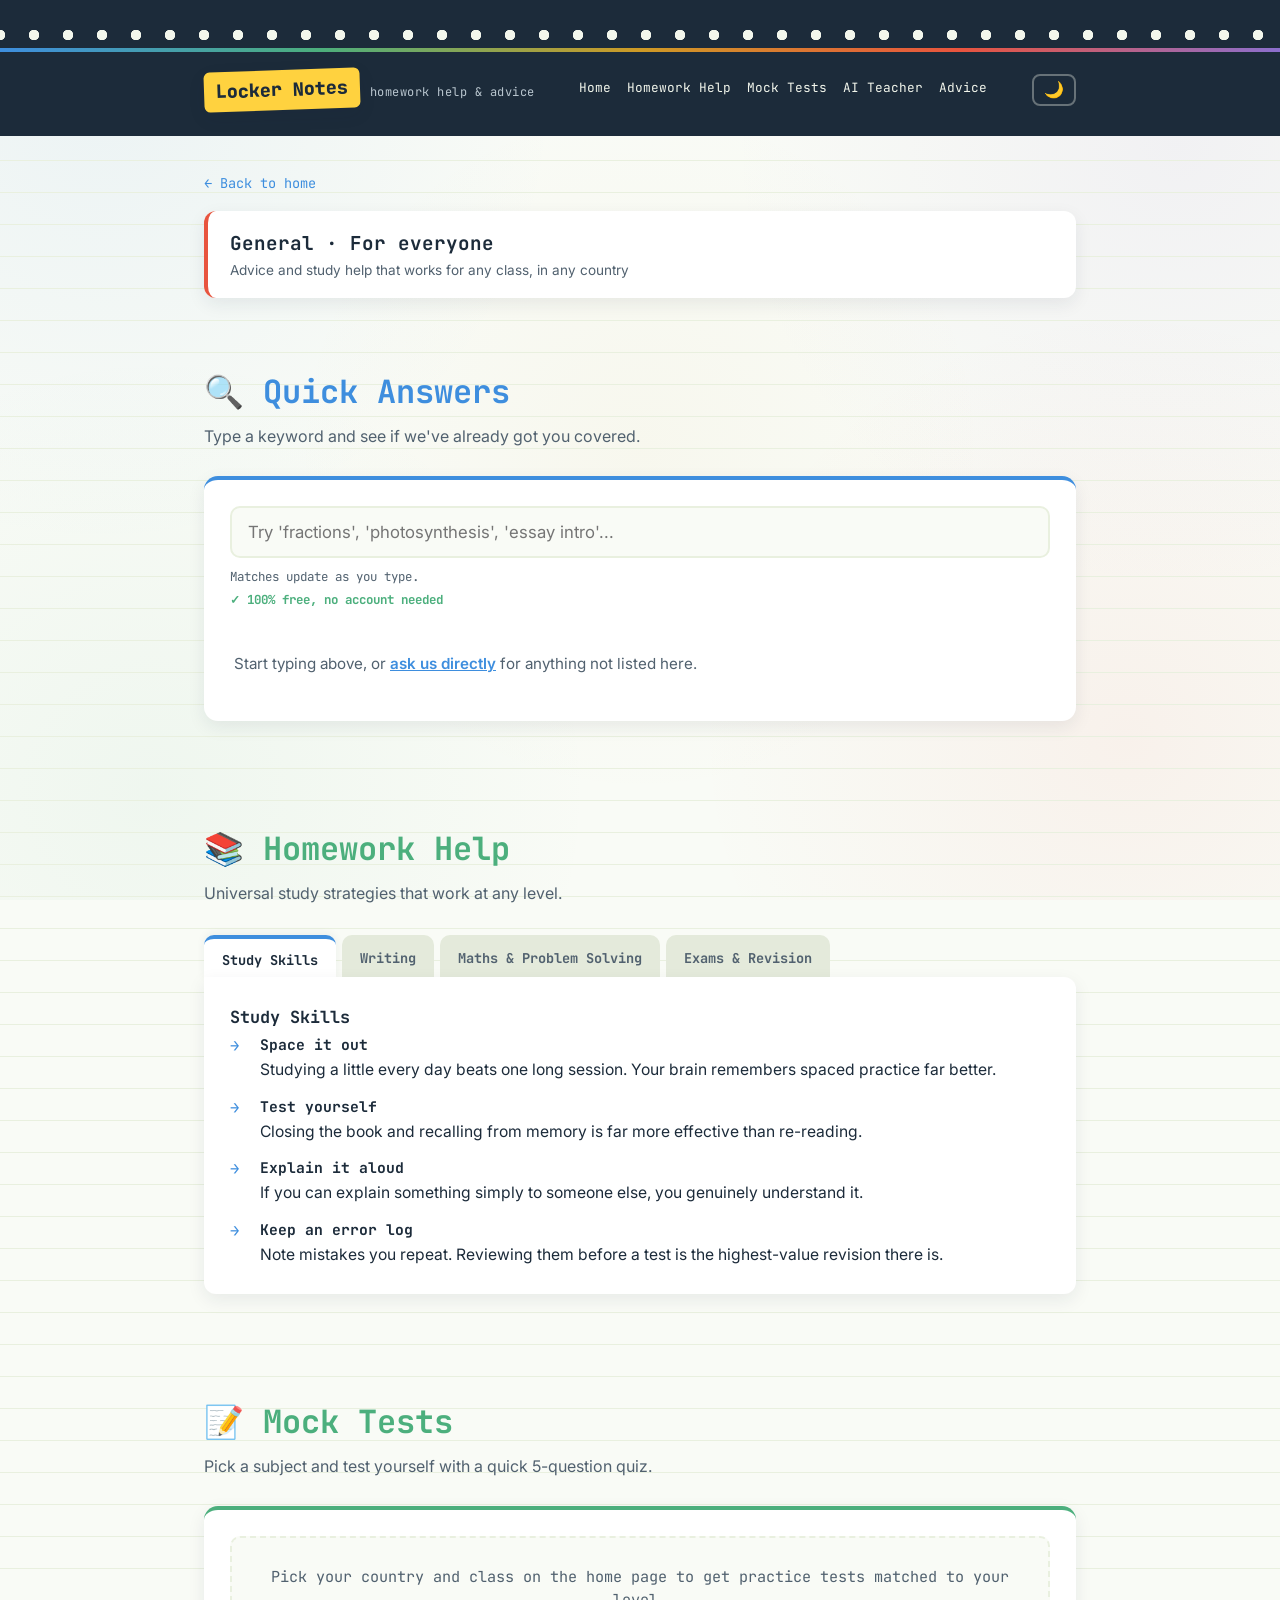
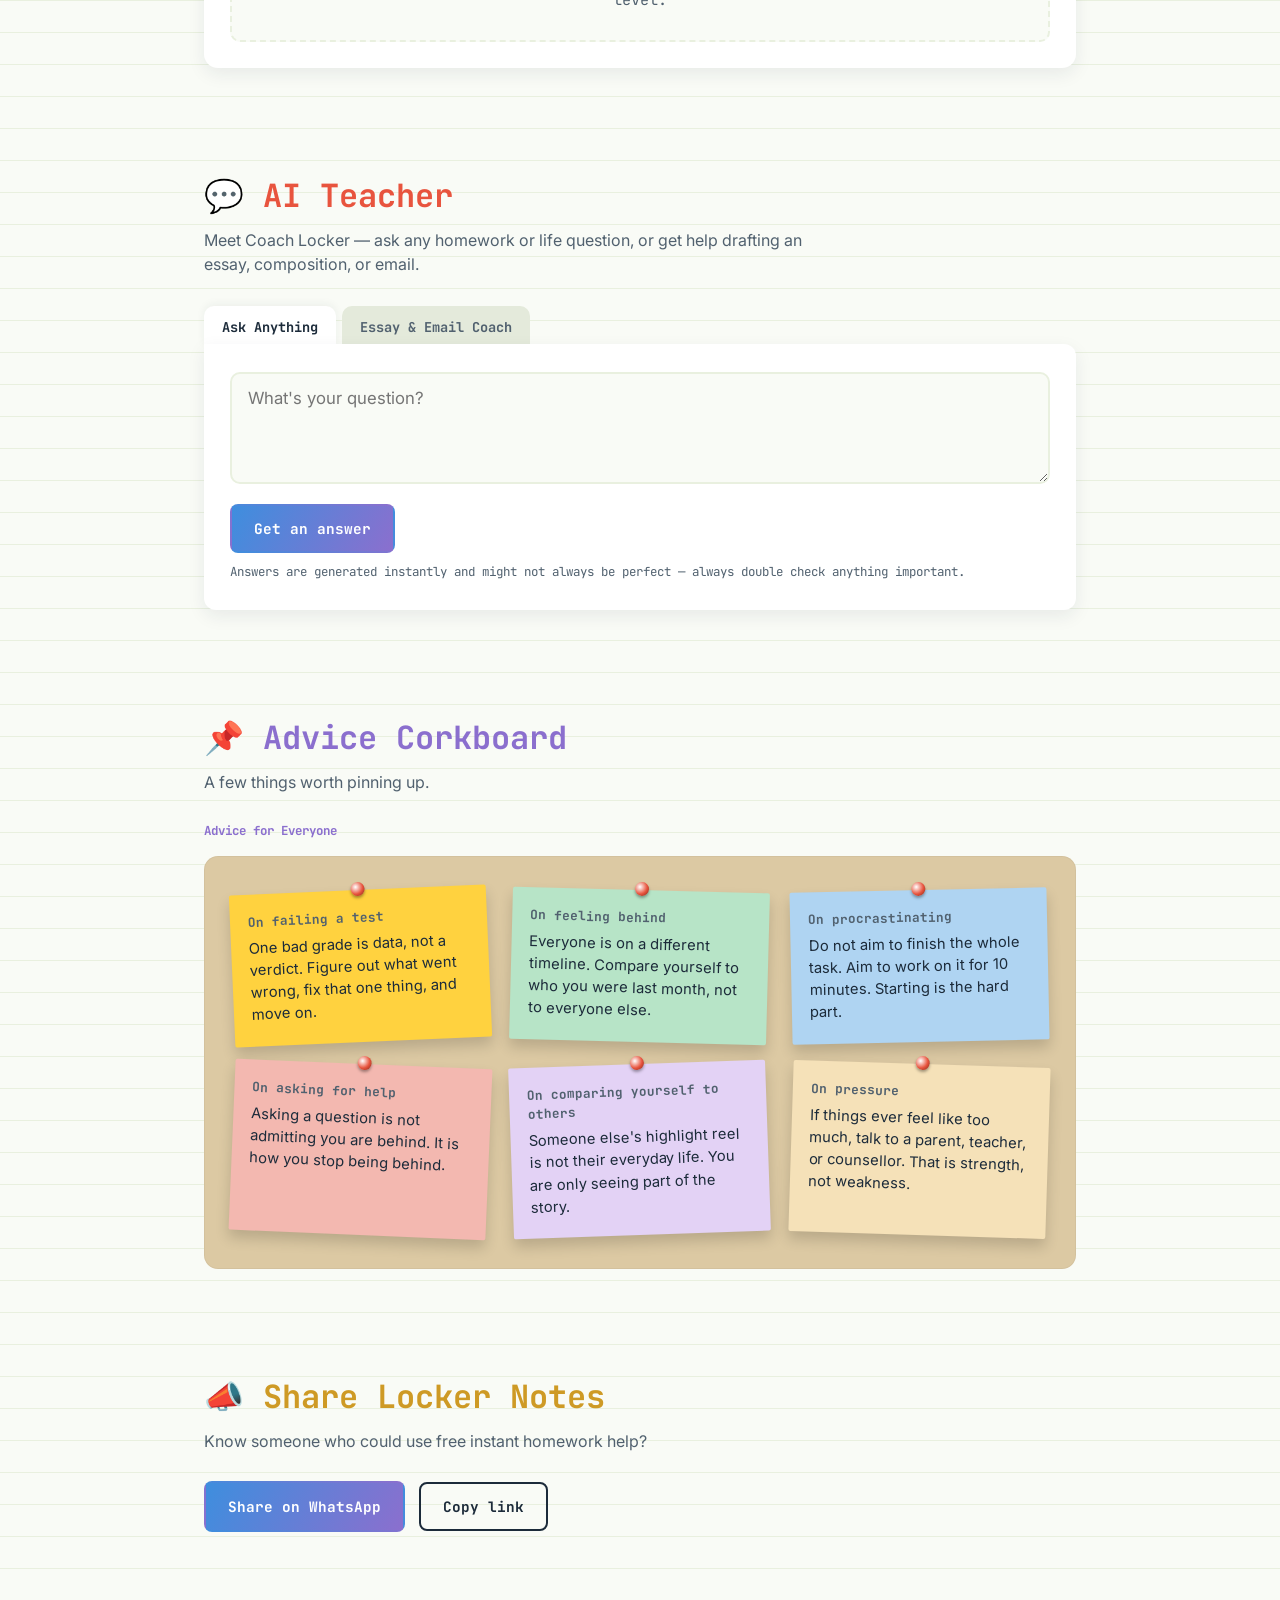
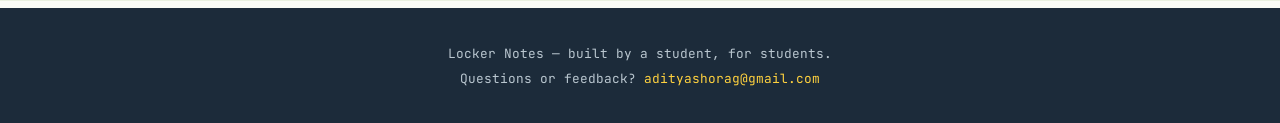
<file: Locker-Notes-updated/Locker-Notes-main/class.html>
<!DOCTYPE html>
<html lang="en">
<head>
<meta charset="UTF-8">
<meta name="viewport" content="width=device-width, initial-scale=1.0">
<meta name="google-site-verification" content="AP9LvEJJKr02ucVjpf7Tzosmf3oper6ZNiyNv8KNEbU" />
<script>
(function(){try{var t=localStorage.getItem('lockerNotesTheme');if(t==='dark'){document.documentElement.setAttribute('data-theme','dark');}}catch(e){}})();
</script>
<link rel="icon" type="image/svg+xml" href="data:image/svg+xml,<svg xmlns='http://www.w3.org/2000/svg' viewBox='0 0 64 64'><rect width='64' height='64' rx='14' fill='%23FFD23F'/><text x='32' y='45' font-family='monospace' font-weight='800' font-size='36' fill='%231C2B3A' text-anchor='middle'>L</text></svg>">
<link rel="manifest" href="manifest.json">
<meta name="theme-color" content="#1C2B3A">
<meta name="mobile-web-app-capable" content="yes">
<meta name="apple-mobile-web-app-capable" content="yes">
<meta name="apple-mobile-web-app-title" content="Locker Notes">
<link rel="apple-touch-icon" href="icon-192.png">
<link rel="preconnect" href="https://fonts.googleapis.com">
<link rel="preconnect" href="https://fonts.gstatic.com" crossorigin>
<link rel="preload" as="style" href="https://fonts.googleapis.com/css2?family=JetBrains+Mono:wght@400;600;700;800&family=Inter:wght@400;500;600;700&display=swap">
<link href="https://fonts.googleapis.com/css2?family=JetBrains+Mono:wght@400;600;700;800&family=Inter:wght@400;500;600;700&display=swap" rel="stylesheet" media="print" onload="this.media='all'">
<noscript><link href="https://fonts.googleapis.com/css2?family=JetBrains+Mono:wght@400;600;700;800&family=Inter:wght@400;500;600;700&display=swap" rel="stylesheet"></noscript>
<script type='module' src='https://static.cloudflareinsights.com/beacon.min.js' data-cf-beacon='{"token": "ec86fbf6aa5c4fb08f10c71c2e8cd34a"}'></script>
<title>Locker Notes</title>
<meta property="og:title" content="Locker Notes — Free Homework Help &amp; Advice">
<meta property="og:image" content="https://adityashorag-crypto.github.io/Locker-Notes/og-image.png">
<meta name="twitter:card" content="summary_large_image">
<link rel="stylesheet" href="style.css">
</head>
<body>
<header>
<div class="spiral"></div>
<div class="thread"></div>
<div class="header-inner">
<a href="index.html" style="text-decoration:none;"><div class="brand">
<span class="brand-tab">Locker Notes</span>
<span class="brand-sub">homework help &amp; advice</span>
</div></a>
<nav><a href="index.html">Home</a><a href="#help">Homework Help</a><a href="#mocktest">Mock Tests</a><a href="#ask">AI Teacher</a><a href="#advice">Advice</a></nav>
<button class="theme-toggle" id="themeToggleBtn" onclick="toggleTheme()" aria-label="Toggle dark mode">&#127769;</button>
</div>
</header>
<main class="wrap">

<section style="padding-top:34px; padding-bottom:10px;">
<a href="index.html" class="back-link">&larr; Back to home</a>
<div class="page-context">
<div>
<h2 id="ctxTitle">Loading&hellip;</h2>
<p id="ctxSub"></p>
</div>
<div id="streamPickerArea"></div>
</div>
</section>

<section id="quick">
<div class="section-head">
<h2>&#128269; Quick Answers</h2>
<p>Type a keyword and see if we've already got you covered.</p>
</div>
<div class="search-wrap reveal">
<input type="text" class="search-input" id="quickSearch" placeholder="Try 'fractions', 'photosynthesis', 'essay intro'...">
<p class="search-hint">Matches update as you type.</p>
<p class="search-trust">&#10003; 100% free, no account needed</p>
<div class="qa-results" id="qaResults"></div>
</div>
</section>

<section id="help">
<div class="section-head">
<h2>&#128218; Homework Help</h2>
<p id="hwSub">Study strategies for you &mdash; pick a subject.</p>
</div>
<div class="tabbar" role="tablist" id="hwTabbar"></div>
<div class="panel-wrap reveal" id="hwPanelWrap"></div>
</section>

<section id="mocktest">
<div class="section-head">
<h2>&#128221; Mock Tests</h2>
<p>Pick a subject and test yourself with a quick 5-question quiz.</p>
</div>
<div class="mock-wrap reveal">
<div id="mockControlsArea"></div>
<div id="mockTestArea"></div>
</div>
</section>

<section id="ask">
<div class="section-head">
<h2>&#128172; AI Teacher</h2>
<p>Meet Coach Locker &mdash; ask any homework or life question, or get help drafting an essay, composition, or email.</p>
</div>
<div class="tabbar" role="tablist" id="teacherTabbar">
<button class="tab-btn" aria-selected="true" onclick="switchTeacherTab('ask')">Ask Anything</button>
<button class="tab-btn" aria-selected="false" onclick="switchTeacherTab('coach')">Essay &amp; Email Coach</button>
</div>
<div class="panel-wrap reveal">
<div class="panel active" id="teacherPanelAsk">
<div class="ask-wrap" style="box-shadow:none; padding:0; border-top:none;">
<textarea id="questionInput" rows="4" placeholder="What's your question?"></textarea>
<button class="btn btn-solid" id="askBtn" onclick="askQuestion()">Get an answer</button>
<p class="ask-note">Answers are generated instantly and might not always be perfect &mdash; always double check anything important.</p>
<div class="answer-box" id="answerBox"></div>
</div>
</div>
<div class="panel" id="teacherPanelCoach">
<p class="sub">Get a first draft to learn from and rewrite in your own words &mdash; not something to hand in as-is.</p>
<div class="coach-form">
<div class="coach-row">
<select class="coach-select" id="coachType" aria-label="Type of writing">
<option value="essay">Essay</option>
<option value="composition">Composition</option>
<option value="letter">Letter / Application</option>
<option value="email">Email</option>
</select>
<input type="text" class="coach-input" id="coachTopic" placeholder="What's it about? e.g. &quot;Why reading matters&quot;">
</div>
<button class="btn btn-solid" id="coachBtn" onclick="generateDraft()">Get a draft + coaching notes</button>
</div>
<div class="coach-output" id="coachOutput">
<div class="coach-draft" id="coachDraft"></div>
<div class="coach-notes" id="coachNotesBox"></div>
</div>
<p class="coach-disclaimer">This is a starting point, not a finished submission &mdash; rewrite it in your own words before handing anything in.</p>
</div>
</div>
</section>

<section id="advice">
<div class="section-head">
<h2>&#128204; Advice Corkboard</h2>
<p>A few things worth pinning up.</p>
</div>
<div class="reveal">
<p class="advice-tier-label" id="adviceTierLabel"></p>
<div class="corkboard" id="adviceCorkboard"></div>
</div>
</section>

<section id="share">
<div class="section-head">
<h2>&#128227; Share Locker Notes</h2>
<p>Know someone who could use free instant homework help?</p>
</div>
<div class="share-row reveal">
<a class="btn btn-solid" target="_blank" rel="noopener" href="https://wa.me/?text=Check%20out%20Locker%20Notes%20%E2%80%94%20free%20instant%20homework%20help%20and%20advice%3A%20https%3A%2F%2Fadityashorag-crypto.github.io%2FLocker-Notes%2F">Share on WhatsApp</a>
<button class="btn btn-ghost" onclick="copyLink()">Copy link</button>
<span class="copy-feedback" id="copyFeedback"></span>
</div>
</section>

</main>

<footer>
<p>Locker Notes &mdash; built by a student, for students.</p>
<p>Questions or feedback? <a href="mailto:adityashorag@gmail.com">adityashorag@gmail.com</a></p>
</footer>
<script src="data.js"></script>
<script src="class.js"></script>
</body>
</html>
</file>
<file: style.css>
:root{
--paper:#F9FBF6;
--paper-line:#E9F0DF;
--panel:#FFFFFF;
--ink:#1C2B3A;
--ink-soft:#51616F;
--dark-navy:#1C2B3A;
--cream:#F2F6EC;
--highlighter:#FFD23F;
--blue:#3E8EDE;
--green:#4CAF7D;
--coral:#E8543E;
--mustard:#CE9A25;
--purple:#8B6FCE;
--radius:14px;
--shadow:0 6px 18px rgba(28,43,58,0.08);
--mono:'JetBrains Mono', ui-monospace, monospace;
--sans:'Inter', system-ui, sans-serif;
}
:root[data-theme="dark"]{
--paper:#121A22;
--paper-line:#232F3A;
--panel:#1B2530;
--ink:#E8EEF2;
--ink-soft:#9FB0BD;
}
*{box-sizing:border-box;}
html{scroll-behavior:smooth;}
@media (prefers-reduced-motion: reduce){
html{scroll-behavior:auto;}
*{animation-duration:0.001ms !important; transition-duration:0.001ms !important;}
}
body{
margin:0;
background:
linear-gradient(var(--paper-line) 1px, transparent 1px),
radial-gradient(circle at 8% 10%, rgba(62,142,222,0.07), transparent 32%),
radial-gradient(circle at 92% 16%, rgba(139,111,206,0.07), transparent 32%),
radial-gradient(circle at 12% 88%, rgba(76,175,125,0.06), transparent 32%),
radial-gradient(circle at 88% 82%, rgba(232,84,62,0.06), transparent 32%),
radial-gradient(circle at 50% 50%, rgba(206,154,37,0.04), transparent 45%);
background-size: 100% 32px, cover, cover, cover, cover, cover;
background-attachment: scroll, fixed, fixed, fixed, fixed, fixed;
background-color:var(--paper);
color:var(--ink);
font-family:var(--sans);
line-height:1.5;
-webkit-font-smoothing:antialiased;
transition: background-color 0.3s ease, color 0.3s ease;
}
a{color:var(--blue);}
a:focus-visible, button:focus-visible, input:focus-visible, textarea:focus-visible, select:focus-visible{
outline:3px solid var(--blue);
outline-offset:2px;
border-radius:4px;
}
.wrap{max-width:920px; margin:0 auto; padding:0 24px;}

/* ---------- Header : spiral notebook edge ---------- */
header{
background:var(--dark-navy);
color:var(--cream);
padding-top:22px;
position:relative;
}
.spiral{
height:26px;
background-image: radial-gradient(circle 6px, var(--cream) 5px, transparent 5.5px);
background-size:34px 26px;
background-position: 17px center;
background-repeat:repeat-x;
background-color:var(--dark-navy);
}
.thread{
height:4px;
background:linear-gradient(90deg, var(--blue), var(--green), var(--mustard), var(--coral), var(--purple));
}
.header-inner{
display:flex; align-items:center; justify-content:space-between;
padding:18px 24px 26px;
max-width:920px; margin:0 auto;
flex-wrap:wrap; gap:12px;
}
.brand{
display:flex; align-items:baseline; gap:10px;
}
.brand-tab{
font-family:var(--mono); font-weight:800; font-size:1.15rem;
background:var(--highlighter); color:var(--dark-navy);
padding:6px 12px; border-radius:6px;
transform:rotate(-2deg);
box-shadow:var(--shadow);
}
.brand-sub{ font-family:var(--mono); font-size:0.75rem; color:#B9C6CF; letter-spacing:0.04em;}
nav{display:flex; gap:16px; font-family:var(--mono); font-size:0.8rem; flex-wrap:wrap;}
nav a{color:var(--cream); text-decoration:none; border-bottom:2px solid transparent; padding-bottom:2px; transition:border-color 0.2s ease, color 0.2s ease;}
nav a:hover{border-bottom-color:var(--highlighter);}
.theme-toggle{
background:transparent; border:2px solid rgba(242,246,236,0.35); border-radius:8px;
color:var(--cream); font-size:1rem; padding:6px 10px; cursor:pointer; line-height:1;
transition:background 0.2s ease, transform 0.15s ease;
}
.theme-toggle:hover{background:rgba(242,246,236,0.12);}
.theme-toggle:active{transform:scale(0.92);}

/* ---------- Hero ---------- */
.hero{padding:64px 0 48px; position:relative; overflow:hidden;}
.hero::before{
content:"";
position:absolute; top:-60px; right:-40px; width:220px; height:220px;
background:radial-gradient(circle, rgba(139,111,206,0.16), transparent 70%);
z-index:0; pointer-events:none;
}
.hero::after{
content:"";
position:absolute; bottom:-40px; left:-60px; width:200px; height:200px;
background:radial-gradient(circle, rgba(76,175,125,0.14), transparent 70%);
z-index:0; pointer-events:none;
}
.hero > *{position:relative; z-index:1;}
.hero-confetti{position:absolute; inset:0; overflow:hidden; pointer-events:none;}
.confetti{position:absolute; border-radius:50%; opacity:0.8;}
.confetti.c1{width:14px; height:14px; background:var(--coral); top:14%; right:12%;}
.confetti.c2{width:10px; height:10px; background:var(--green); top:58%; right:6%;}
.confetti.c3{width:12px; height:12px; background:var(--mustard); top:78%; right:22%;}
.confetti.c4{width:9px; height:9px; background:var(--purple); top:30%; right:2%;}
.confetti.c5{width:11px; height:11px; background:var(--blue); top:4%; right:26%;}
.eyebrow{
font-family:var(--mono); font-size:0.8rem; color:var(--blue);
letter-spacing:0.08em; text-transform:uppercase; margin:0 0 14px; font-weight:700;
}
h1{
font-family:var(--mono); font-weight:800;
font-size:clamp(2rem, 5vw, 3.2rem);
line-height:1.08; margin:0 0 18px; letter-spacing:-0.01em;
}
h1 .hl{
background-image: linear-gradient(transparent 62%, var(--highlighter) 62%);
background-repeat: no-repeat;
background-size: 0% 100%;
animation: highlightSweep 0.7s ease-out 0.3s forwards;
padding: 0 2px;
}
@keyframes highlightSweep{
to { background-size: 100% 100%; }
}
.hero p{
font-size:1.08rem; color:var(--ink-soft); max-width:52ch; margin:0 0 28px;
}
.cta-row{display:flex; gap:14px; flex-wrap:wrap;}
.btn{
font-family:var(--mono); font-weight:700; font-size:0.9rem;
padding:13px 22px; border-radius:8px; text-decoration:none;
border:2px solid var(--ink); cursor:pointer; display:inline-block;
transition:transform 0.15s ease, filter 0.15s ease, background 0.15s ease, color 0.15s ease, border-color 0.15s ease;
}
.btn-solid{background:linear-gradient(120deg, var(--blue), var(--purple)); color:#fff; border-color:transparent;}
.btn-solid:hover{filter:brightness(1.08); transform:translateY(-1px);}
.btn-solid:active{transform:scale(0.97);}
.btn-ghost{background:transparent; color:var(--ink);}
.btn-ghost:hover{background:rgba(62,142,222,0.08); border-color:var(--blue); color:var(--blue);}
.btn-ghost:active{transform:scale(0.97);}
section{padding:52px 0;}
.section-head{margin-bottom:28px; max-width:60ch;}
.section-head h2{
font-family:var(--mono); font-size:clamp(1.5rem,3vw,2rem); margin:0 0 8px;
}
.section-head p{color:var(--ink-soft); margin:0;}
#classpicker .section-head h2{color:var(--coral);}
#quick .section-head h2{color:var(--blue);}
#help .section-head h2{color:var(--green);}
#mocktest .section-head h2{color:var(--green);}
#ask .section-head h2{color:var(--coral);}
#advice .section-head h2{color:var(--purple);}
#share .section-head h2{color:var(--mustard);}
#support .section-head h2{color:var(--mustard);}

/* ---------- Scroll-reveal ---------- */
.reveal{opacity:0; transform:translateY(24px); transition:opacity 0.6s ease, transform 0.6s ease;}
.reveal.in-view{opacity:1; transform:translateY(0);}

/* ---------- Class Picker ---------- */
.class-wrap{
background:var(--panel); border-radius:var(--radius);
box-shadow:var(--shadow); padding:26px;
border-top:4px solid var(--coral);
}
.class-grid{
display:grid; grid-template-columns:repeat(4, 1fr); gap:10px;
}
.class-btn{
font-family:var(--mono); font-weight:700; font-size:0.95rem;
padding:16px 8px; border-radius:10px; border:2px solid var(--paper-line);
background:var(--paper); color:var(--ink); cursor:pointer;
transition:transform 0.12s ease, border-color 0.15s ease, background 0.15s ease;
}
.class-btn:hover{border-color:var(--coral);}
.class-btn:active{transform:scale(0.95);}
.class-btn.active{
background:linear-gradient(120deg, var(--blue), var(--purple)); color:#fff; border-color:transparent;
}
.class-current{font-family:var(--mono); font-size:0.85rem; color:var(--ink-soft); margin:16px 0 0;}
.class-current strong{color:var(--coral);}

/* ---------- Quick Answers ---------- */
.search-wrap{
background:var(--panel); border-radius:var(--radius);
box-shadow:var(--shadow); padding:26px 26px 22px;
border-top:4px solid var(--blue);
}
.search-input{
width:100%; font-family:var(--sans); font-size:1.05rem;
padding:14px 16px; border-radius:10px; border:2px solid var(--paper-line);
background:var(--paper); color:var(--ink);
}
.search-input:focus{border-color:var(--blue); outline:none;}
.search-hint{font-family:var(--mono); font-size:0.78rem; color:var(--ink-soft); margin:10px 0 0;}
.search-trust{font-family:var(--mono); font-size:0.78rem; color:var(--green); margin:4px 0 0; font-weight:700;}
.qa-results{display:grid; gap:16px; margin-top:20px;}
.qa-item{border-left:4px solid var(--blue); padding:8px 12px 8px 16px; border-radius:0 8px 8px 0;}
.qa-item[data-tag="math"]{border-color:var(--blue); background:rgba(62,142,222,0.05);}
.qa-item[data-tag="sci"]{border-color:var(--green); background:rgba(76,175,125,0.06);}
.qa-item[data-tag="eng"]{border-color:var(--coral); background:rgba(232,84,62,0.05);}
.qa-item[data-tag="hist"]{border-color:var(--mustard); background:rgba(206,154,37,0.06);}
.qa-item[data-tag="life"]{border-color:var(--purple); background:rgba(139,111,206,0.06);}
.qa-item .q{font-family:var(--mono); font-weight:700; font-size:0.95rem; margin:0 0 4px;}
.qa-item .a{margin:0; color:var(--ink-soft); font-size:0.95rem;}
.qa-empty{font-size:0.95rem; color:var(--ink-soft); padding:8px 4px;}
.qa-empty a{color:var(--blue); font-weight:600;}

/* ---------- Binder tabs (Homework Help) ---------- */
.tabbar{display:flex; gap:6px; flex-wrap:wrap; margin-bottom:0;}
.tab-btn{
font-family:var(--mono); font-weight:700; font-size:0.85rem;
padding:12px 18px 10px; border:none; cursor:pointer;
border-radius:10px 10px 0 0;
background:#E4EADB; color:var(--ink-soft);
position:relative; top:2px;
transition:color 0.15s ease, background 0.15s ease, transform 0.1s ease;
}
:root[data-theme="dark"] .tab-btn{background:#232F3A;}
.tab-btn:active{transform:scale(0.96);}
.tab-btn[aria-selected="true"]{
background:var(--panel); color:var(--ink);
box-shadow:0 -2px 8px rgba(28,43,58,0.06);
}
.tab-btn[data-c="math"][aria-selected="true"]{border-top:4px solid var(--blue);}
.tab-btn[data-c="sci"][aria-selected="true"]{border-top:4px solid var(--green);}
.tab-btn[data-c="eng"][aria-selected="true"]{border-top:4px solid var(--coral);}
.tab-btn[data-c="hist"][aria-selected="true"]{border-top:4px solid var(--mustard);}
.tab-btn[data-c="math"]:hover{color:var(--blue);}
.tab-btn[data-c="sci"]:hover{color:var(--green);}
.tab-btn[data-c="eng"]:hover{color:var(--coral);}
.tab-btn[data-c="hist"]:hover{color:var(--mustard);}
.panel-wrap{
background:var(--panel); border-radius:0 12px 12px 12px;
box-shadow:var(--shadow); padding:28px 26px;
}
.panel{display:none;}
.panel.active{display:block;}
.panel h3{font-family:var(--mono); font-size:1.05rem; margin:0 0 4px;}
.panel .sub{color:var(--ink-soft); font-size:0.9rem; margin:0 0 18px;}
.tip-list{list-style:none; margin:0; padding:0; display:grid; gap:14px;}
.tip-list li{
padding-left:30px; position:relative; font-size:0.98rem;
}
.tip-list li::before{
content:"→"; position:absolute; left:0; font-family:var(--mono); font-weight:700; color:var(--blue);
}
.panel[data-p="sci"] .tip-list li::before{color:var(--green);}
.panel[data-p="eng"] .tip-list li::before{color:var(--coral);}
.panel[data-p="hist"] .tip-list li::before{color:var(--mustard);}
.tip-list strong{display:block; font-family:var(--mono); font-size:0.92rem; margin-bottom:2px;}

/* ---------- Mock Tests ---------- */
.mock-wrap{
background:var(--panel); border-radius:var(--radius);
box-shadow:var(--shadow); padding:26px;
border-top:4px solid var(--green);
}
.mock-controls{display:flex; gap:12px; flex-wrap:wrap; margin-bottom:6px;}
.mock-controls select{
font-family:var(--sans); font-size:1rem; padding:10px 14px; border-radius:8px;
border:2px solid var(--paper-line); background:var(--paper); color:var(--ink);
}
.mock-controls select:focus{border-color:var(--green); outline:none;}
.mock-note{font-family:var(--mono); font-size:0.78rem; color:var(--ink-soft); margin:10px 0 18px;}
.mock-best-info{font-family:var(--mono); font-size:0.85rem; color:var(--ink-soft); margin:0 0 12px;}
.mock-progress-track{width:100%; height:8px; background:var(--paper-line); border-radius:4px; overflow:hidden; margin-bottom:18px;}
.mock-progress-fill{height:100%; width:0%; background:linear-gradient(90deg, var(--green), var(--blue)); transition:width 0.3s ease;}
.mock-result{
font-family:var(--mono); font-weight:700; font-size:1.05rem; color:var(--green);
margin-bottom:16px; display:none; padding:12px 16px; background:rgba(76,175,125,0.1); border-radius:8px;
}
.mock-result.visible{display:block;}
.mock-result.perfect{
background:rgba(255,210,63,0.3); color:var(--dark-navy); border:2px solid var(--highlighter);
animation:perfectPulse 0.5s ease;
}
@keyframes perfectPulse{
0%{transform:scale(0.94);}
60%{transform:scale(1.04);}
100%{transform:scale(1);}
}
.mock-question{
background:var(--paper); border-radius:10px; padding:16px 18px; margin-bottom:14px;
border-left:4px solid var(--green);
}
.mock-q-text{font-family:var(--mono); font-weight:700; font-size:0.92rem; margin:0 0 10px;}
.mock-option{
display:flex; align-items:center; gap:8px; padding:8px 10px; border-radius:6px;
margin-bottom:4px; cursor:pointer; font-size:0.95rem;
}
.mock-option:hover{background:rgba(76,175,125,0.08);}
.mock-option.correct{background:rgba(76,175,125,0.22); font-weight:700;}
.mock-option.incorrect{background:rgba(232,84,62,0.18); text-decoration:line-through;}
.mock-soon{
background:var(--paper); border-radius:10px; padding:28px 22px; text-align:center;
border:2px dashed var(--paper-line);
}
.mock-soon p{font-family:var(--mono); color:var(--ink-soft); margin:0; font-size:0.95rem;}

/* ---------- Confetti celebration ---------- */
.confetti-piece{
position:fixed; top:-20px; width:9px; height:14px; opacity:0.95;
z-index:999; pointer-events:none; border-radius:2px;
animation-name:confettiFall; animation-timing-function:ease-in; animation-fill-mode:forwards;
}
@keyframes confettiFall{
0%{ transform:translateY(0) rotate(0deg); opacity:1; }
100%{ transform:translateY(100vh) rotate(560deg); opacity:0; }
}

/* ---------- Ask Anything ---------- */
.ask-wrap{
background:var(--panel); border-radius:var(--radius);
box-shadow:var(--shadow); padding:26px;
border-top:4px solid var(--coral);
}
#questionInput{
width:100%; font-family:var(--sans); font-size:1.05rem;
padding:14px 16px; border-radius:10px; border:2px solid var(--paper-line);
background:var(--paper); color:var(--ink); resize:vertical; min-height:100px;
}
#questionInput:focus{border-color:var(--coral); outline:none;}
.ask-wrap .btn{margin-top:14px;}
.ask-note{font-family:var(--mono); font-size:0.78rem; color:var(--ink-soft); margin:10px 0 0;}
.answer-box{
margin-top:20px; padding:16px 18px; border-radius:10px;
background:var(--paper); border-left:4px solid var(--coral);
font-size:0.98rem; color:var(--ink);
display:none;
}
.answer-box.visible{display:block;}
.answer-box.loading{color:var(--ink-soft); font-style:italic;}
.answer-box.error{border-left-color:#B23A28; color:#B23A28;}
.answer-main{white-space:pre-wrap;}
.flow-chart{display:flex; flex-direction:column; gap:6px; margin-top:16px; align-items:flex-start;}
.flow-step{
background:#fff; border-left:4px solid var(--coral); border-radius:0 8px 8px 0;
padding:10px 14px; font-family:var(--mono); font-size:0.85rem; color:var(--ink);
box-shadow:var(--shadow); max-width:100%;
}
:root[data-theme="dark"] .flow-step{background:var(--panel);}
.flow-arrow{font-family:var(--mono); font-weight:700; color:var(--coral); font-size:1rem; padding-left:14px;}

/* ---------- AI Teacher: Essay & Email Coach ---------- */
.coach-form{display:grid; gap:12px; margin-top:14px;}
.coach-row{display:flex; gap:10px; flex-wrap:wrap;}
.coach-select, .coach-input{
font-family:var(--sans); font-size:0.98rem;
padding:12px 14px; border-radius:10px; border:2px solid var(--paper-line);
background:var(--paper); color:var(--ink);
}
.coach-select:focus, .coach-input:focus{border-color:var(--purple); outline:none;}
.coach-select{flex:1; min-width:150px;}
.coach-input{flex:2; min-width:200px;}
.coach-form .btn{justify-self:start;}
.coach-output{margin-top:20px; display:none;}
.coach-output.visible{display:block;}
.coach-draft{
padding:16px 18px; border-radius:10px; background:var(--paper); border-left:4px solid var(--purple);
white-space:pre-wrap; font-size:0.98rem; color:var(--ink); margin-bottom:14px;
}
.coach-notes{
padding:14px 18px; border-radius:10px; background:rgba(139,111,206,0.08); border-left:4px solid var(--purple);
font-size:0.92rem; color:var(--ink); white-space:pre-wrap;
}
.coach-notes:empty{display:none;}
.coach-notes strong{display:block; font-family:var(--mono); font-size:0.8rem; margin-bottom:6px; color:var(--purple);}
.coach-disclaimer{font-family:var(--mono); font-size:0.76rem; color:var(--ink-soft); margin-top:12px;}

/* ---------- Advice corkboard ---------- */
.corkboard{
background:#DCC9A3;
border-radius:var(--radius);
padding:34px 28px;
display:grid; grid-template-columns:repeat(auto-fit, minmax(210px,1fr));
gap:22px;
box-shadow: inset 0 0 0 1px rgba(0,0,0,0.04);
}
.note{
background:var(--highlighter); padding:18px 18px 20px; border-radius:2px;
box-shadow:0 8px 14px rgba(0,0,0,0.16);
font-size:0.92rem;
transition:transform 0.15s ease, box-shadow 0.15s ease;
position:relative;
color:var(--dark-navy);
}
.note::before{
content:"";
position:absolute; top:-8px; left:50%; transform:translateX(-50%);
width:14px; height:14px; border-radius:50%;
background:radial-gradient(circle at 35% 35%, #fff, var(--coral) 55%, #7a2418 100%);
box-shadow:0 2px 3px rgba(0,0,0,0.35);
}
.note:nth-child(6n+1){transform:rotate(-2.5deg); background:var(--highlighter);}
.note:nth-child(6n+2){transform:rotate(1.5deg); background:#B7E4C7;}
.note:nth-child(6n+3){transform:rotate(-1.2deg); background:#AFD4F2;}
.note:nth-child(6n+4){transform:rotate(2.4deg); background:#F3B8B0;}
.note:nth-child(6n+5){transform:rotate(-2deg); background:#E3D2F5;}
.note:nth-child(6n+6){transform:rotate(1.8deg); background:#F5E1B8;}
.note:hover{transform:scale(1.04) !important; box-shadow:0 12px 20px rgba(0,0,0,0.22); z-index:2;}
.note p{margin:0;}
.note strong{display:block; font-family:var(--mono); font-size:0.8rem; margin-bottom:6px; color:#51616F;}
.stream-row{display:flex; gap:10px; flex-wrap:wrap; margin-top:10px;}
.stream-btn{flex:1; min-width:120px;}
.tip-list li::before{color:var(--tip-color, var(--blue)) !important;}
.advice-tier-label{font-family:var(--mono); font-size:0.78rem; color:var(--purple); font-weight:700; margin:0 0 16px;}

/* ---------- Share / Support sections ---------- */
.share-row{display:flex; gap:14px; flex-wrap:wrap; align-items:center;}
.copy-feedback{font-family:var(--mono); font-size:0.78rem; color:var(--green); font-weight:700;}

/* ---------- Footer ---------- */
footer{
background:var(--dark-navy); color:#B9C6CF; padding:36px 24px 28px;
margin-top:24px; text-align:center;
}
footer p{font-family:var(--mono); font-size:0.8rem; margin:0 0 6px;}
footer a{color:var(--highlighter); text-decoration:none;}
footer a:hover{text-decoration:underline;}

/* ---------- Responsive ---------- */
@media (max-width:640px){
.header-inner{flex-direction:column; align-items:flex-start;}
nav{gap:12px; flex-wrap:wrap; font-size:0.76rem;}
.hero{padding:44px 0 32px;}
.corkboard{padding:24px 18px;}
.panel-wrap{padding:22px 18px;}
.class-grid{grid-template-columns:repeat(3, 1fr);}
}

/* ---------- Homepage extras ---------- */
.country-grid{display:grid; grid-template-columns:repeat(auto-fit,minmax(200px,1fr)); gap:14px; margin-bottom:8px;}
.country-card{
background:var(--panel); border:2px solid var(--paper-line); border-radius:12px;
padding:20px 18px; cursor:pointer; text-align:left; font-family:var(--sans);
transition:transform 0.12s ease, border-color 0.15s ease, box-shadow 0.15s ease;
color:var(--ink);
}
.country-card:hover{border-color:var(--blue); box-shadow:var(--shadow);}
.country-card:active{transform:scale(0.97);}
.country-card.active{border-color:var(--blue); background:rgba(62,142,222,0.07);}
.country-flag{font-size:1.8rem; display:block; margin-bottom:6px;}
.country-name{font-family:var(--mono); font-weight:700; font-size:1rem; display:block;}
.country-sub{font-size:0.82rem; color:var(--ink-soft);}
.general-card{border-color:var(--highlighter); background:rgba(255,210,63,0.12);}
.general-card:hover{border-color:var(--mustard);}
.level-grid{display:grid; grid-template-columns:repeat(4,1fr); gap:10px; margin-top:8px;}
.level-btn{
font-family:var(--mono); font-weight:700; font-size:0.95rem;
padding:16px 8px; border-radius:10px; border:2px solid var(--paper-line);
background:var(--paper); color:var(--ink); cursor:pointer; text-decoration:none;
display:block; text-align:center;
transition:transform 0.12s ease, border-color 0.15s ease, background 0.15s ease;
}
.level-btn:hover{border-color:var(--coral); color:var(--ink);}
.level-btn:active{transform:scale(0.95);}
.general-btn{
grid-column:1 / -1; background:linear-gradient(120deg, var(--highlighter), var(--mustard));
border-color:transparent; color:var(--dark-navy); font-size:1rem; padding:18px;
}
.general-btn:hover{filter:brightness(1.06); color:var(--dark-navy);}
.step-label{font-family:var(--mono); font-size:0.78rem; color:var(--blue); font-weight:700; letter-spacing:0.06em; text-transform:uppercase; margin:0 0 10px;}
.feature-grid{display:grid; grid-template-columns:repeat(auto-fit,minmax(210px,1fr)); gap:18px;}
.feature-card{background:var(--panel); border-radius:12px; padding:22px 20px; box-shadow:var(--shadow); border-top:4px solid var(--blue);}
.feature-card:nth-child(2){border-top-color:var(--green);}
.feature-card:nth-child(3){border-top-color:var(--coral);}
.feature-card:nth-child(4){border-top-color:var(--purple);}
.feature-card h3{font-family:var(--mono); font-size:1rem; margin:0 0 8px;}
.feature-card p{margin:0; font-size:0.92rem; color:var(--ink-soft);}
.back-link{font-family:var(--mono); font-size:0.85rem; display:inline-block; margin-bottom:18px; text-decoration:none;}
.back-link:hover{text-decoration:underline;}
.page-context{
background:var(--panel); border-radius:12px; padding:18px 22px; box-shadow:var(--shadow);
border-left:4px solid var(--coral); margin-bottom:8px;
display:flex; justify-content:space-between; align-items:center; gap:14px; flex-wrap:wrap;
}
.page-context h2{font-family:var(--mono); font-size:1.2rem; margin:0;}
.page-context p{margin:2px 0 0; font-size:0.85rem; color:var(--ink-soft);}
@media (max-width:640px){
.level-grid{grid-template-columns:repeat(3,1fr);}
}

/* ---------- Free College Courses ---------- */
.course-grid{display:grid; grid-template-columns:repeat(auto-fit,minmax(220px,1fr)); gap:18px;}
.course-card{
display:block; background:var(--panel); border-radius:12px; padding:22px 20px;
box-shadow:var(--shadow); border:2px solid transparent; text-decoration:none; color:inherit;
transition:border-color 0.15s, transform 0.15s;
}
.course-card:hover{border-color:var(--blue); transform:translateY(-2px);}
.course-badge{
display:inline-block; font-family:var(--mono); font-size:0.72rem; font-weight:700;
letter-spacing:0.03em; text-transform:uppercase; color:var(--blue);
background:rgba(74,144,226,0.12); padding:3px 9px; border-radius:6px; margin-bottom:10px;
}
.course-card h3{font-family:var(--mono); font-size:1rem; margin:0 0 8px; color:var(--ink);}
.course-card p{margin:0 0 12px; font-size:0.9rem; color:var(--ink-soft);}
.course-link{font-family:var(--mono); font-size:0.82rem; font-weight:700; color:var(--coral);}
.course-note{font-family:var(--mono); font-size:0.76rem; color:var(--ink-soft); margin-top:16px; text-align:center;}

/* ---------- Cinematic intro (home page) ---------- */
#intro{position:fixed;inset:0;z-index:9999;background:#1C2B3A;display:flex;flex-direction:column;align-items:center;justify-content:center;gap:20px;overflow:hidden;cursor:pointer;animation:introOut .9s cubic-bezier(.77,0,.18,1) 3.4s forwards}
#intro .in-dot{position:absolute;width:14px;height:14px;border-radius:50%;opacity:0;animation:introDot 2.8s ease-out forwards}
#intro .in-dot:nth-child(1){left:18%;top:70%;background:#3E8EDE;animation-delay:.2s}
#intro .in-dot:nth-child(2){left:78%;top:65%;background:#E8543E;animation-delay:.5s}
#intro .in-dot:nth-child(3){left:30%;top:80%;background:#4CAF7D;animation-delay:.8s}
#intro .in-dot:nth-child(4){left:66%;top:82%;background:#8B6FCE;animation-delay:.35s}
#intro .in-dot:nth-child(5){left:50%;top:75%;background:#FFD23F;animation-delay:.65s}
#intro .in-logo{font-family:var(--mono);font-weight:800;font-size:clamp(2rem,9vw,4.2rem);color:#1C2B3A;background:#FFD23F;padding:10px 26px;border-radius:14px;animation:introPop .9s cubic-bezier(.2,1.4,.4,1) .3s both}
#intro .in-line{height:6px;width:0;border-radius:3px;background:#E8543E;animation:introLine .8s ease-out 1s forwards}
#intro .in-tag{margin:0;font-family:var(--mono);color:#F2F6EC;font-size:clamp(.85rem,3.2vw,1.1rem);letter-spacing:.04em;animation:introFade .9s ease-out 1.5s both}
#intro .in-skip{position:absolute;bottom:22px;margin:0;font-family:var(--mono);font-size:.75rem;color:#8fa0ae;animation:introFade .6s ease-out 2s both}
@keyframes introPop{from{opacity:0;transform:scale(.3) rotate(-14deg)}to{opacity:1;transform:scale(1) rotate(-3deg)}}
@keyframes introLine{to{width:min(240px,50vw)}}
@keyframes introFade{from{opacity:0;transform:translateY(10px)}to{opacity:1;transform:none}}
@keyframes introDot{0%{opacity:0;transform:translateY(0) scale(.4)}25%{opacity:.9}100%{opacity:0;transform:translateY(-70vh) scale(1.3)}}
@keyframes introOut{to{transform:translateY(-100%);visibility:hidden}}
@media (prefers-reduced-motion:reduce){#intro{display:none}}
.retry-btn{margin-top:12px}
/* ---------- Study tools ---------- */
.ask-context-row{display:flex;gap:10px;flex-wrap:wrap;margin-bottom:12px}
.ask-context-row .coach-select,.ask-context-row .coach-input{flex:1;min-width:150px}
.mock-retry-row{display:flex;gap:10px;flex-wrap:wrap;margin:14px 0}
.flashcard{min-height:150px;display:flex;align-items:center;justify-content:center;text-align:center;padding:24px;margin-top:14px;border-radius:14px;border:2px solid var(--paper-line);background:var(--paper);color:var(--ink);font-family:var(--sans);font-size:1.1rem;cursor:pointer;transition:transform .25s ease,background .25s ease}
.flashcard.back{background:#FFF6D6;color:#1C2B3A;border-color:#FFD23F}
.flashcard:focus{outline:3px solid var(--purple);outline-offset:2px}
.saved-notes{margin-top:18px}
.saved-note{margin:8px 0;padding:10px 14px;border-radius:10px;border:2px solid var(--paper-line);background:var(--paper)}
.saved-note summary{cursor:pointer;font-weight:600}
.saved-note p{white-space:pre-wrap}
.howto{max-width:900px;margin:0 auto;padding:12px 16px;border-radius:12px;border:2px solid var(--paper-line);background:var(--paper)}
.howto summary{cursor:pointer;font-weight:700}
#offlineBar{display:none;position:fixed;left:0;right:0;bottom:0;z-index:9000;padding:10px 16px;text-align:center;background:#1C2B3A;color:#FFD23F;font-family:var(--mono);font-size:.85rem}
@media (prefers-reduced-motion:reduce){.flashcard{transition:none}}
/* ---------- Study tools, plan, text size ---------- */
.tool-out{white-space:pre-wrap}
.plan-wrap{max-width:900px;margin:0 auto}
.plan-list{list-style:none;padding:0;margin:12px 0}
.plan-list li{display:flex;align-items:center;justify-content:space-between;gap:10px;padding:8px 12px;margin:6px 0;border-radius:10px;border:2px solid var(--paper-line);background:var(--paper)}
.plan-list label.done{text-decoration:line-through;opacity:.6}
.plan-del{border:none;background:none;color:var(--ink);font-size:1.3rem;cursor:pointer;min-width:36px;min-height:36px}
#textSizeBar{position:fixed;left:10px;bottom:10px;z-index:8000;display:flex;gap:6px}
#textSizeBar button{min-width:44px;min-height:44px;border:none;border-radius:50%;background:#1C2B3A;color:#FFD23F;font-family:var(--mono);font-weight:700;cursor:pointer}
.mock-explain{margin:8px 0 0}
.mistake-group h4{margin:12px 0 4px}
:focus-visible{outline:3px solid var(--purple);outline-offset:2px}
</file>
<file: Locker-Notes-updated/Locker-Notes-main/style.css>
:root{
--paper:#F9FBF6;
--paper-line:#E9F0DF;
--panel:#FFFFFF;
--ink:#1C2B3A;
--ink-soft:#51616F;
--dark-navy:#1C2B3A;
--cream:#F2F6EC;
--highlighter:#FFD23F;
--blue:#3E8EDE;
--green:#4CAF7D;
--coral:#E8543E;
--mustard:#CE9A25;
--purple:#8B6FCE;
--radius:14px;
--shadow:0 6px 18px rgba(28,43,58,0.08);
--mono:'JetBrains Mono', ui-monospace, monospace;
--sans:'Inter', system-ui, sans-serif;
}
:root[data-theme="dark"]{
--paper:#121A22;
--paper-line:#232F3A;
--panel:#1B2530;
--ink:#E8EEF2;
--ink-soft:#9FB0BD;
}
*{box-sizing:border-box;}
html{scroll-behavior:smooth;}
@media (prefers-reduced-motion: reduce){
html{scroll-behavior:auto;}
*{animation-duration:0.001ms !important; transition-duration:0.001ms !important;}
}
body{
margin:0;
background:
linear-gradient(var(--paper-line) 1px, transparent 1px),
radial-gradient(circle at 8% 10%, rgba(62,142,222,0.07), transparent 32%),
radial-gradient(circle at 92% 16%, rgba(139,111,206,0.07), transparent 32%),
radial-gradient(circle at 12% 88%, rgba(76,175,125,0.06), transparent 32%),
radial-gradient(circle at 88% 82%, rgba(232,84,62,0.06), transparent 32%),
radial-gradient(circle at 50% 50%, rgba(206,154,37,0.04), transparent 45%);
background-size: 100% 32px, cover, cover, cover, cover, cover;
background-attachment: scroll, fixed, fixed, fixed, fixed, fixed;
background-color:var(--paper);
color:var(--ink);
font-family:var(--sans);
line-height:1.5;
-webkit-font-smoothing:antialiased;
transition: background-color 0.3s ease, color 0.3s ease;
}
a{color:var(--blue);}
a:focus-visible, button:focus-visible, input:focus-visible, textarea:focus-visible, select:focus-visible{
outline:3px solid var(--blue);
outline-offset:2px;
border-radius:4px;
}
.wrap{max-width:920px; margin:0 auto; padding:0 24px;}

/* ---------- Header : spiral notebook edge ---------- */
header{
background:var(--dark-navy);
color:var(--cream);
padding-top:22px;
position:relative;
}
.spiral{
height:26px;
background-image: radial-gradient(circle 6px, var(--cream) 5px, transparent 5.5px);
background-size:34px 26px;
background-position: 17px center;
background-repeat:repeat-x;
background-color:var(--dark-navy);
}
.thread{
height:4px;
background:linear-gradient(90deg, var(--blue), var(--green), var(--mustard), var(--coral), var(--purple));
}
.header-inner{
display:flex; align-items:center; justify-content:space-between;
padding:18px 24px 26px;
max-width:920px; margin:0 auto;
flex-wrap:wrap; gap:12px;
}
.brand{
display:flex; align-items:baseline; gap:10px;
}
.brand-tab{
font-family:var(--mono); font-weight:800; font-size:1.15rem;
background:var(--highlighter); color:var(--dark-navy);
padding:6px 12px; border-radius:6px;
transform:rotate(-2deg);
box-shadow:var(--shadow);
}
.brand-sub{ font-family:var(--mono); font-size:0.75rem; color:#B9C6CF; letter-spacing:0.04em;}
nav{display:flex; gap:16px; font-family:var(--mono); font-size:0.8rem; flex-wrap:wrap;}
nav a{color:var(--cream); text-decoration:none; border-bottom:2px solid transparent; padding-bottom:2px; transition:border-color 0.2s ease, color 0.2s ease;}
nav a:hover{border-bottom-color:var(--highlighter);}
.theme-toggle{
background:transparent; border:2px solid rgba(242,246,236,0.35); border-radius:8px;
color:var(--cream); font-size:1rem; padding:6px 10px; cursor:pointer; line-height:1;
transition:background 0.2s ease, transform 0.15s ease;
}
.theme-toggle:hover{background:rgba(242,246,236,0.12);}
.theme-toggle:active{transform:scale(0.92);}

/* ---------- Hero ---------- */
.hero{padding:64px 0 48px; position:relative; overflow:hidden;}
.hero::before{
content:"";
position:absolute; top:-60px; right:-40px; width:220px; height:220px;
background:radial-gradient(circle, rgba(139,111,206,0.16), transparent 70%);
z-index:0; pointer-events:none;
}
.hero::after{
content:"";
position:absolute; bottom:-40px; left:-60px; width:200px; height:200px;
background:radial-gradient(circle, rgba(76,175,125,0.14), transparent 70%);
z-index:0; pointer-events:none;
}
.hero > *{position:relative; z-index:1;}
.hero-confetti{position:absolute; inset:0; overflow:hidden; pointer-events:none;}
.confetti{position:absolute; border-radius:50%; opacity:0.8;}
.confetti.c1{width:14px; height:14px; background:var(--coral); top:14%; right:12%;}
.confetti.c2{width:10px; height:10px; background:var(--green); top:58%; right:6%;}
.confetti.c3{width:12px; height:12px; background:var(--mustard); top:78%; right:22%;}
.confetti.c4{width:9px; height:9px; background:var(--purple); top:30%; right:2%;}
.confetti.c5{width:11px; height:11px; background:var(--blue); top:4%; right:26%;}
.eyebrow{
font-family:var(--mono); font-size:0.8rem; color:var(--blue);
letter-spacing:0.08em; text-transform:uppercase; margin:0 0 14px; font-weight:700;
}
h1{
font-family:var(--mono); font-weight:800;
font-size:clamp(2rem, 5vw, 3.2rem);
line-height:1.08; margin:0 0 18px; letter-spacing:-0.01em;
}
h1 .hl{
background-image: linear-gradient(transparent 62%, var(--highlighter) 62%);
background-repeat: no-repeat;
background-size: 0% 100%;
animation: highlightSweep 0.7s ease-out 0.3s forwards;
padding: 0 2px;
}
@keyframes highlightSweep{
to { background-size: 100% 100%; }
}
.hero p{
font-size:1.08rem; color:var(--ink-soft); max-width:52ch; margin:0 0 28px;
}
.cta-row{display:flex; gap:14px; flex-wrap:wrap;}
.btn{
font-family:var(--mono); font-weight:700; font-size:0.9rem;
padding:13px 22px; border-radius:8px; text-decoration:none;
border:2px solid var(--ink); cursor:pointer; display:inline-block;
transition:transform 0.15s ease, filter 0.15s ease, background 0.15s ease, color 0.15s ease, border-color 0.15s ease;
}
.btn-solid{background:linear-gradient(120deg, var(--blue), var(--purple)); color:#fff; border-color:transparent;}
.btn-solid:hover{filter:brightness(1.08); transform:translateY(-1px);}
.btn-solid:active{transform:scale(0.97);}
.btn-ghost{background:transparent; color:var(--ink);}
.btn-ghost:hover{background:rgba(62,142,222,0.08); border-color:var(--blue); color:var(--blue);}
.btn-ghost:active{transform:scale(0.97);}
section{padding:52px 0;}
.section-head{margin-bottom:28px; max-width:60ch;}
.section-head h2{
font-family:var(--mono); font-size:clamp(1.5rem,3vw,2rem); margin:0 0 8px;
}
.section-head p{color:var(--ink-soft); margin:0;}
#classpicker .section-head h2{color:var(--coral);}
#quick .section-head h2{color:var(--blue);}
#help .section-head h2{color:var(--green);}
#mocktest .section-head h2{color:var(--green);}
#ask .section-head h2{color:var(--coral);}
#advice .section-head h2{color:var(--purple);}
#share .section-head h2{color:var(--mustard);}
#support .section-head h2{color:var(--mustard);}

/* ---------- Scroll-reveal ---------- */
.reveal{opacity:0; transform:translateY(24px); transition:opacity 0.6s ease, transform 0.6s ease;}
.reveal.in-view{opacity:1; transform:translateY(0);}

/* ---------- Class Picker ---------- */
.class-wrap{
background:var(--panel); border-radius:var(--radius);
box-shadow:var(--shadow); padding:26px;
border-top:4px solid var(--coral);
}
.class-grid{
display:grid; grid-template-columns:repeat(4, 1fr); gap:10px;
}
.class-btn{
font-family:var(--mono); font-weight:700; font-size:0.95rem;
padding:16px 8px; border-radius:10px; border:2px solid var(--paper-line);
background:var(--paper); color:var(--ink); cursor:pointer;
transition:transform 0.12s ease, border-color 0.15s ease, background 0.15s ease;
}
.class-btn:hover{border-color:var(--coral);}
.class-btn:active{transform:scale(0.95);}
.class-btn.active{
background:linear-gradient(120deg, var(--blue), var(--purple)); color:#fff; border-color:transparent;
}
.class-current{font-family:var(--mono); font-size:0.85rem; color:var(--ink-soft); margin:16px 0 0;}
.class-current strong{color:var(--coral);}

/* ---------- Quick Answers ---------- */
.search-wrap{
background:var(--panel); border-radius:var(--radius);
box-shadow:var(--shadow); padding:26px 26px 22px;
border-top:4px solid var(--blue);
}
.search-input{
width:100%; font-family:var(--sans); font-size:1.05rem;
padding:14px 16px; border-radius:10px; border:2px solid var(--paper-line);
background:var(--paper); color:var(--ink);
}
.search-input:focus{border-color:var(--blue); outline:none;}
.search-hint{font-family:var(--mono); font-size:0.78rem; color:var(--ink-soft); margin:10px 0 0;}
.search-trust{font-family:var(--mono); font-size:0.78rem; color:var(--green); margin:4px 0 0; font-weight:700;}
.qa-results{display:grid; gap:16px; margin-top:20px;}
.qa-item{border-left:4px solid var(--blue); padding:8px 12px 8px 16px; border-radius:0 8px 8px 0;}
.qa-item[data-tag="math"]{border-color:var(--blue); background:rgba(62,142,222,0.05);}
.qa-item[data-tag="sci"]{border-color:var(--green); background:rgba(76,175,125,0.06);}
.qa-item[data-tag="eng"]{border-color:var(--coral); background:rgba(232,84,62,0.05);}
.qa-item[data-tag="hist"]{border-color:var(--mustard); background:rgba(206,154,37,0.06);}
.qa-item[data-tag="life"]{border-color:var(--purple); background:rgba(139,111,206,0.06);}
.qa-item .q{font-family:var(--mono); font-weight:700; font-size:0.95rem; margin:0 0 4px;}
.qa-item .a{margin:0; color:var(--ink-soft); font-size:0.95rem;}
.qa-empty{font-size:0.95rem; color:var(--ink-soft); padding:8px 4px;}
.qa-empty a{color:var(--blue); font-weight:600;}

/* ---------- Binder tabs (Homework Help) ---------- */
.tabbar{display:flex; gap:6px; flex-wrap:wrap; margin-bottom:0;}
.tab-btn{
font-family:var(--mono); font-weight:700; font-size:0.85rem;
padding:12px 18px 10px; border:none; cursor:pointer;
border-radius:10px 10px 0 0;
background:#E4EADB; color:var(--ink-soft);
position:relative; top:2px;
transition:color 0.15s ease, background 0.15s ease, transform 0.1s ease;
}
:root[data-theme="dark"] .tab-btn{background:#232F3A;}
.tab-btn:active{transform:scale(0.96);}
.tab-btn[aria-selected="true"]{
background:var(--panel); color:var(--ink);
box-shadow:0 -2px 8px rgba(28,43,58,0.06);
}
.tab-btn[data-c="math"][aria-selected="true"]{border-top:4px solid var(--blue);}
.tab-btn[data-c="sci"][aria-selected="true"]{border-top:4px solid var(--green);}
.tab-btn[data-c="eng"][aria-selected="true"]{border-top:4px solid var(--coral);}
.tab-btn[data-c="hist"][aria-selected="true"]{border-top:4px solid var(--mustard);}
.tab-btn[data-c="math"]:hover{color:var(--blue);}
.tab-btn[data-c="sci"]:hover{color:var(--green);}
.tab-btn[data-c="eng"]:hover{color:var(--coral);}
.tab-btn[data-c="hist"]:hover{color:var(--mustard);}
.panel-wrap{
background:var(--panel); border-radius:0 12px 12px 12px;
box-shadow:var(--shadow); padding:28px 26px;
}
.panel{display:none;}
.panel.active{display:block;}
.panel h3{font-family:var(--mono); font-size:1.05rem; margin:0 0 4px;}
.panel .sub{color:var(--ink-soft); font-size:0.9rem; margin:0 0 18px;}
.tip-list{list-style:none; margin:0; padding:0; display:grid; gap:14px;}
.tip-list li{
padding-left:30px; position:relative; font-size:0.98rem;
}
.tip-list li::before{
content:"→"; position:absolute; left:0; font-family:var(--mono); font-weight:700; color:var(--blue);
}
.panel[data-p="sci"] .tip-list li::before{color:var(--green);}
.panel[data-p="eng"] .tip-list li::before{color:var(--coral);}
.panel[data-p="hist"] .tip-list li::before{color:var(--mustard);}
.tip-list strong{display:block; font-family:var(--mono); font-size:0.92rem; margin-bottom:2px;}

/* ---------- Mock Tests ---------- */
.mock-wrap{
background:var(--panel); border-radius:var(--radius);
box-shadow:var(--shadow); padding:26px;
border-top:4px solid var(--green);
}
.mock-controls{display:flex; gap:12px; flex-wrap:wrap; margin-bottom:6px;}
.mock-controls select{
font-family:var(--sans); font-size:1rem; padding:10px 14px; border-radius:8px;
border:2px solid var(--paper-line); background:var(--paper); color:var(--ink);
}
.mock-controls select:focus{border-color:var(--green); outline:none;}
.mock-note{font-family:var(--mono); font-size:0.78rem; color:var(--ink-soft); margin:10px 0 18px;}
.mock-best-info{font-family:var(--mono); font-size:0.85rem; color:var(--ink-soft); margin:0 0 12px;}
.mock-progress-track{width:100%; height:8px; background:var(--paper-line); border-radius:4px; overflow:hidden; margin-bottom:18px;}
.mock-progress-fill{height:100%; width:0%; background:linear-gradient(90deg, var(--green), var(--blue)); transition:width 0.3s ease;}
.mock-result{
font-family:var(--mono); font-weight:700; font-size:1.05rem; color:var(--green);
margin-bottom:16px; display:none; padding:12px 16px; background:rgba(76,175,125,0.1); border-radius:8px;
}
.mock-result.visible{display:block;}
.mock-result.perfect{
background:rgba(255,210,63,0.3); color:var(--dark-navy); border:2px solid var(--highlighter);
animation:perfectPulse 0.5s ease;
}
@keyframes perfectPulse{
0%{transform:scale(0.94);}
60%{transform:scale(1.04);}
100%{transform:scale(1);}
}
.mock-question{
background:var(--paper); border-radius:10px; padding:16px 18px; margin-bottom:14px;
border-left:4px solid var(--green);
}
.mock-q-text{font-family:var(--mono); font-weight:700; font-size:0.92rem; margin:0 0 10px;}
.mock-option{
display:flex; align-items:center; gap:8px; padding:8px 10px; border-radius:6px;
margin-bottom:4px; cursor:pointer; font-size:0.95rem;
}
.mock-option:hover{background:rgba(76,175,125,0.08);}
.mock-option.correct{background:rgba(76,175,125,0.22); font-weight:700;}
.mock-option.incorrect{background:rgba(232,84,62,0.18); text-decoration:line-through;}
.mock-soon{
background:var(--paper); border-radius:10px; padding:28px 22px; text-align:center;
border:2px dashed var(--paper-line);
}
.mock-soon p{font-family:var(--mono); color:var(--ink-soft); margin:0; font-size:0.95rem;}

/* ---------- Confetti celebration ---------- */
.confetti-piece{
position:fixed; top:-20px; width:9px; height:14px; opacity:0.95;
z-index:999; pointer-events:none; border-radius:2px;
animation-name:confettiFall; animation-timing-function:ease-in; animation-fill-mode:forwards;
}
@keyframes confettiFall{
0%{ transform:translateY(0) rotate(0deg); opacity:1; }
100%{ transform:translateY(100vh) rotate(560deg); opacity:0; }
}

/* ---------- Ask Anything ---------- */
.ask-wrap{
background:var(--panel); border-radius:var(--radius);
box-shadow:var(--shadow); padding:26px;
border-top:4px solid var(--coral);
}
#questionInput{
width:100%; font-family:var(--sans); font-size:1.05rem;
padding:14px 16px; border-radius:10px; border:2px solid var(--paper-line);
background:var(--paper); color:var(--ink); resize:vertical; min-height:100px;
}
#questionInput:focus{border-color:var(--coral); outline:none;}
.ask-wrap .btn{margin-top:14px;}
.ask-note{font-family:var(--mono); font-size:0.78rem; color:var(--ink-soft); margin:10px 0 0;}
.answer-box{
margin-top:20px; padding:16px 18px; border-radius:10px;
background:var(--paper); border-left:4px solid var(--coral);
font-size:0.98rem; color:var(--ink);
display:none;
}
.answer-box.visible{display:block;}
.answer-box.loading{color:var(--ink-soft); font-style:italic;}
.answer-box.error{border-left-color:#B23A28; color:#B23A28;}
.answer-main{white-space:pre-wrap;}
.flow-chart{display:flex; flex-direction:column; gap:6px; margin-top:16px; align-items:flex-start;}
.flow-step{
background:#fff; border-left:4px solid var(--coral); border-radius:0 8px 8px 0;
padding:10px 14px; font-family:var(--mono); font-size:0.85rem; color:var(--ink);
box-shadow:var(--shadow); max-width:100%;
}
:root[data-theme="dark"] .flow-step{background:var(--panel);}
.flow-arrow{font-family:var(--mono); font-weight:700; color:var(--coral); font-size:1rem; padding-left:14px;}

/* ---------- AI Teacher: Essay & Email Coach ---------- */
.coach-form{display:grid; gap:12px; margin-top:14px;}
.coach-row{display:flex; gap:10px; flex-wrap:wrap;}
.coach-select, .coach-input{
font-family:var(--sans); font-size:0.98rem;
padding:12px 14px; border-radius:10px; border:2px solid var(--paper-line);
background:var(--paper); color:var(--ink);
}
.coach-select:focus, .coach-input:focus{border-color:var(--purple); outline:none;}
.coach-select{flex:1; min-width:150px;}
.coach-input{flex:2; min-width:200px;}
.coach-form .btn{justify-self:start;}
.coach-output{margin-top:20px; display:none;}
.coach-output.visible{display:block;}
.coach-draft{
padding:16px 18px; border-radius:10px; background:var(--paper); border-left:4px solid var(--purple);
white-space:pre-wrap; font-size:0.98rem; color:var(--ink); margin-bottom:14px;
}
.coach-notes{
padding:14px 18px; border-radius:10px; background:rgba(139,111,206,0.08); border-left:4px solid var(--purple);
font-size:0.92rem; color:var(--ink); white-space:pre-wrap;
}
.coach-notes:empty{display:none;}
.coach-notes strong{display:block; font-family:var(--mono); font-size:0.8rem; margin-bottom:6px; color:var(--purple);}
.coach-disclaimer{font-family:var(--mono); font-size:0.76rem; color:var(--ink-soft); margin-top:12px;}

/* ---------- Advice corkboard ---------- */
.corkboard{
background:#DCC9A3;
border-radius:var(--radius);
padding:34px 28px;
display:grid; grid-template-columns:repeat(auto-fit, minmax(210px,1fr));
gap:22px;
box-shadow: inset 0 0 0 1px rgba(0,0,0,0.04);
}
.note{
background:var(--highlighter); padding:18px 18px 20px; border-radius:2px;
box-shadow:0 8px 14px rgba(0,0,0,0.16);
font-size:0.92rem;
transition:transform 0.15s ease, box-shadow 0.15s ease;
position:relative;
color:var(--dark-navy);
}
.note::before{
content:"";
position:absolute; top:-8px; left:50%; transform:translateX(-50%);
width:14px; height:14px; border-radius:50%;
background:radial-gradient(circle at 35% 35%, #fff, var(--coral) 55%, #7a2418 100%);
box-shadow:0 2px 3px rgba(0,0,0,0.35);
}
.note:nth-child(6n+1){transform:rotate(-2.5deg); background:var(--highlighter);}
.note:nth-child(6n+2){transform:rotate(1.5deg); background:#B7E4C7;}
.note:nth-child(6n+3){transform:rotate(-1.2deg); background:#AFD4F2;}
.note:nth-child(6n+4){transform:rotate(2.4deg); background:#F3B8B0;}
.note:nth-child(6n+5){transform:rotate(-2deg); background:#E3D2F5;}
.note:nth-child(6n+6){transform:rotate(1.8deg); background:#F5E1B8;}
.note:hover{transform:scale(1.04) !important; box-shadow:0 12px 20px rgba(0,0,0,0.22); z-index:2;}
.note p{margin:0;}
.note strong{display:block; font-family:var(--mono); font-size:0.8rem; margin-bottom:6px; color:#51616F;}
.stream-row{display:flex; gap:10px; flex-wrap:wrap; margin-top:10px;}
.stream-btn{flex:1; min-width:120px;}
.tip-list li::before{color:var(--tip-color, var(--blue)) !important;}
.advice-tier-label{font-family:var(--mono); font-size:0.78rem; color:var(--purple); font-weight:700; margin:0 0 16px;}

/* ---------- Share / Support sections ---------- */
.share-row{display:flex; gap:14px; flex-wrap:wrap; align-items:center;}
.copy-feedback{font-family:var(--mono); font-size:0.78rem; color:var(--green); font-weight:700;}

/* ---------- Footer ---------- */
footer{
background:var(--dark-navy); color:#B9C6CF; padding:36px 24px 28px;
margin-top:24px; text-align:center;
}
footer p{font-family:var(--mono); font-size:0.8rem; margin:0 0 6px;}
footer a{color:var(--highlighter); text-decoration:none;}
footer a:hover{text-decoration:underline;}

/* ---------- Responsive ---------- */
@media (max-width:640px){
.header-inner{flex-direction:column; align-items:flex-start;}
nav{gap:12px; flex-wrap:wrap; font-size:0.76rem;}
.hero{padding:44px 0 32px;}
.corkboard{padding:24px 18px;}
.panel-wrap{padding:22px 18px;}
.class-grid{grid-template-columns:repeat(3, 1fr);}
}

/* ---------- Homepage extras ---------- */
.country-grid{display:grid; grid-template-columns:repeat(auto-fit,minmax(200px,1fr)); gap:14px; margin-bottom:8px;}
.country-card{
background:var(--panel); border:2px solid var(--paper-line); border-radius:12px;
padding:20px 18px; cursor:pointer; text-align:left; font-family:var(--sans);
transition:transform 0.12s ease, border-color 0.15s ease, box-shadow 0.15s ease;
color:var(--ink);
}
.country-card:hover{border-color:var(--blue); box-shadow:var(--shadow);}
.country-card:active{transform:scale(0.97);}
.country-card.active{border-color:var(--blue); background:rgba(62,142,222,0.07);}
.country-flag{font-size:1.8rem; display:block; margin-bottom:6px;}
.country-name{font-family:var(--mono); font-weight:700; font-size:1rem; display:block;}
.country-sub{font-size:0.82rem; color:var(--ink-soft);}
.general-card{border-color:var(--highlighter); background:rgba(255,210,63,0.12);}
.general-card:hover{border-color:var(--mustard);}
.level-grid{display:grid; grid-template-columns:repeat(4,1fr); gap:10px; margin-top:8px;}
.level-btn{
font-family:var(--mono); font-weight:700; font-size:0.95rem;
padding:16px 8px; border-radius:10px; border:2px solid var(--paper-line);
background:var(--paper); color:var(--ink); cursor:pointer; text-decoration:none;
display:block; text-align:center;
transition:transform 0.12s ease, border-color 0.15s ease, background 0.15s ease;
}
.level-btn:hover{border-color:var(--coral); color:var(--ink);}
.level-btn:active{transform:scale(0.95);}
.general-btn{
grid-column:1 / -1; background:linear-gradient(120deg, var(--highlighter), var(--mustard));
border-color:transparent; color:var(--dark-navy); font-size:1rem; padding:18px;
}
.general-btn:hover{filter:brightness(1.06); color:var(--dark-navy);}
.step-label{font-family:var(--mono); font-size:0.78rem; color:var(--blue); font-weight:700; letter-spacing:0.06em; text-transform:uppercase; margin:0 0 10px;}
.feature-grid{display:grid; grid-template-columns:repeat(auto-fit,minmax(210px,1fr)); gap:18px;}
.feature-card{background:var(--panel); border-radius:12px; padding:22px 20px; box-shadow:var(--shadow); border-top:4px solid var(--blue);}
.feature-card:nth-child(2){border-top-color:var(--green);}
.feature-card:nth-child(3){border-top-color:var(--coral);}
.feature-card:nth-child(4){border-top-color:var(--purple);}
.feature-card h3{font-family:var(--mono); font-size:1rem; margin:0 0 8px;}
.feature-card p{margin:0; font-size:0.92rem; color:var(--ink-soft);}
.back-link{font-family:var(--mono); font-size:0.85rem; display:inline-block; margin-bottom:18px; text-decoration:none;}
.back-link:hover{text-decoration:underline;}
.page-context{
background:var(--panel); border-radius:12px; padding:18px 22px; box-shadow:var(--shadow);
border-left:4px solid var(--coral); margin-bottom:8px;
display:flex; justify-content:space-between; align-items:center; gap:14px; flex-wrap:wrap;
}
.page-context h2{font-family:var(--mono); font-size:1.2rem; margin:0;}
.page-context p{margin:2px 0 0; font-size:0.85rem; color:var(--ink-soft);}
@media (max-width:640px){
.level-grid{grid-template-columns:repeat(3,1fr);}
}

/* ---------- Free College Courses ---------- */
.course-grid{display:grid; grid-template-columns:repeat(auto-fit,minmax(220px,1fr)); gap:18px;}
.course-card{
display:block; background:var(--panel); border-radius:12px; padding:22px 20px;
box-shadow:var(--shadow); border:2px solid transparent; text-decoration:none; color:inherit;
transition:border-color 0.15s, transform 0.15s;
}
.course-card:hover{border-color:var(--blue); transform:translateY(-2px);}
.course-badge{
display:inline-block; font-family:var(--mono); font-size:0.72rem; font-weight:700;
letter-spacing:0.03em; text-transform:uppercase; color:var(--blue);
background:rgba(74,144,226,0.12); padding:3px 9px; border-radius:6px; margin-bottom:10px;
}
.course-card h3{font-family:var(--mono); font-size:1rem; margin:0 0 8px; color:var(--ink);}
.course-card p{margin:0 0 12px; font-size:0.9rem; color:var(--ink-soft);}
.course-link{font-family:var(--mono); font-size:0.82rem; font-weight:700; color:var(--coral);}
.course-note{font-family:var(--mono); font-size:0.76rem; color:var(--ink-soft); margin-top:16px; text-align:center;}
</file>
